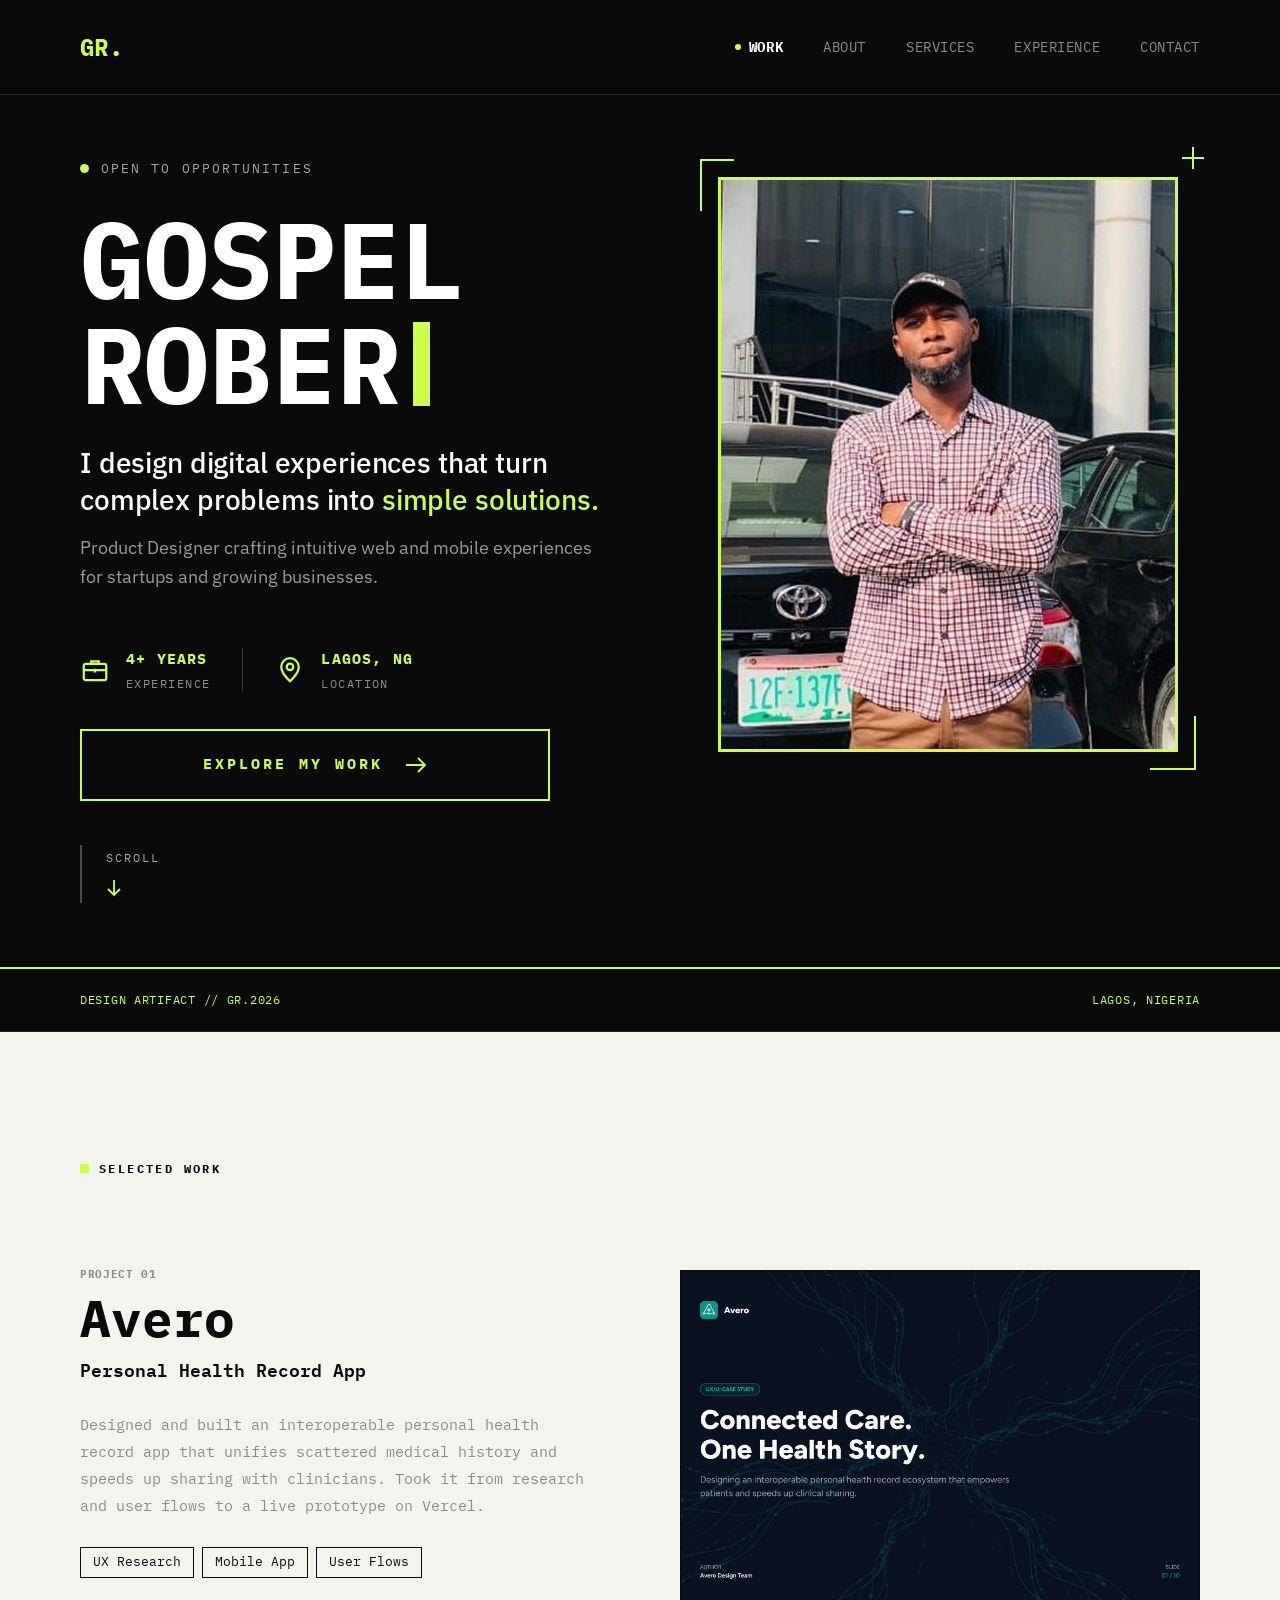
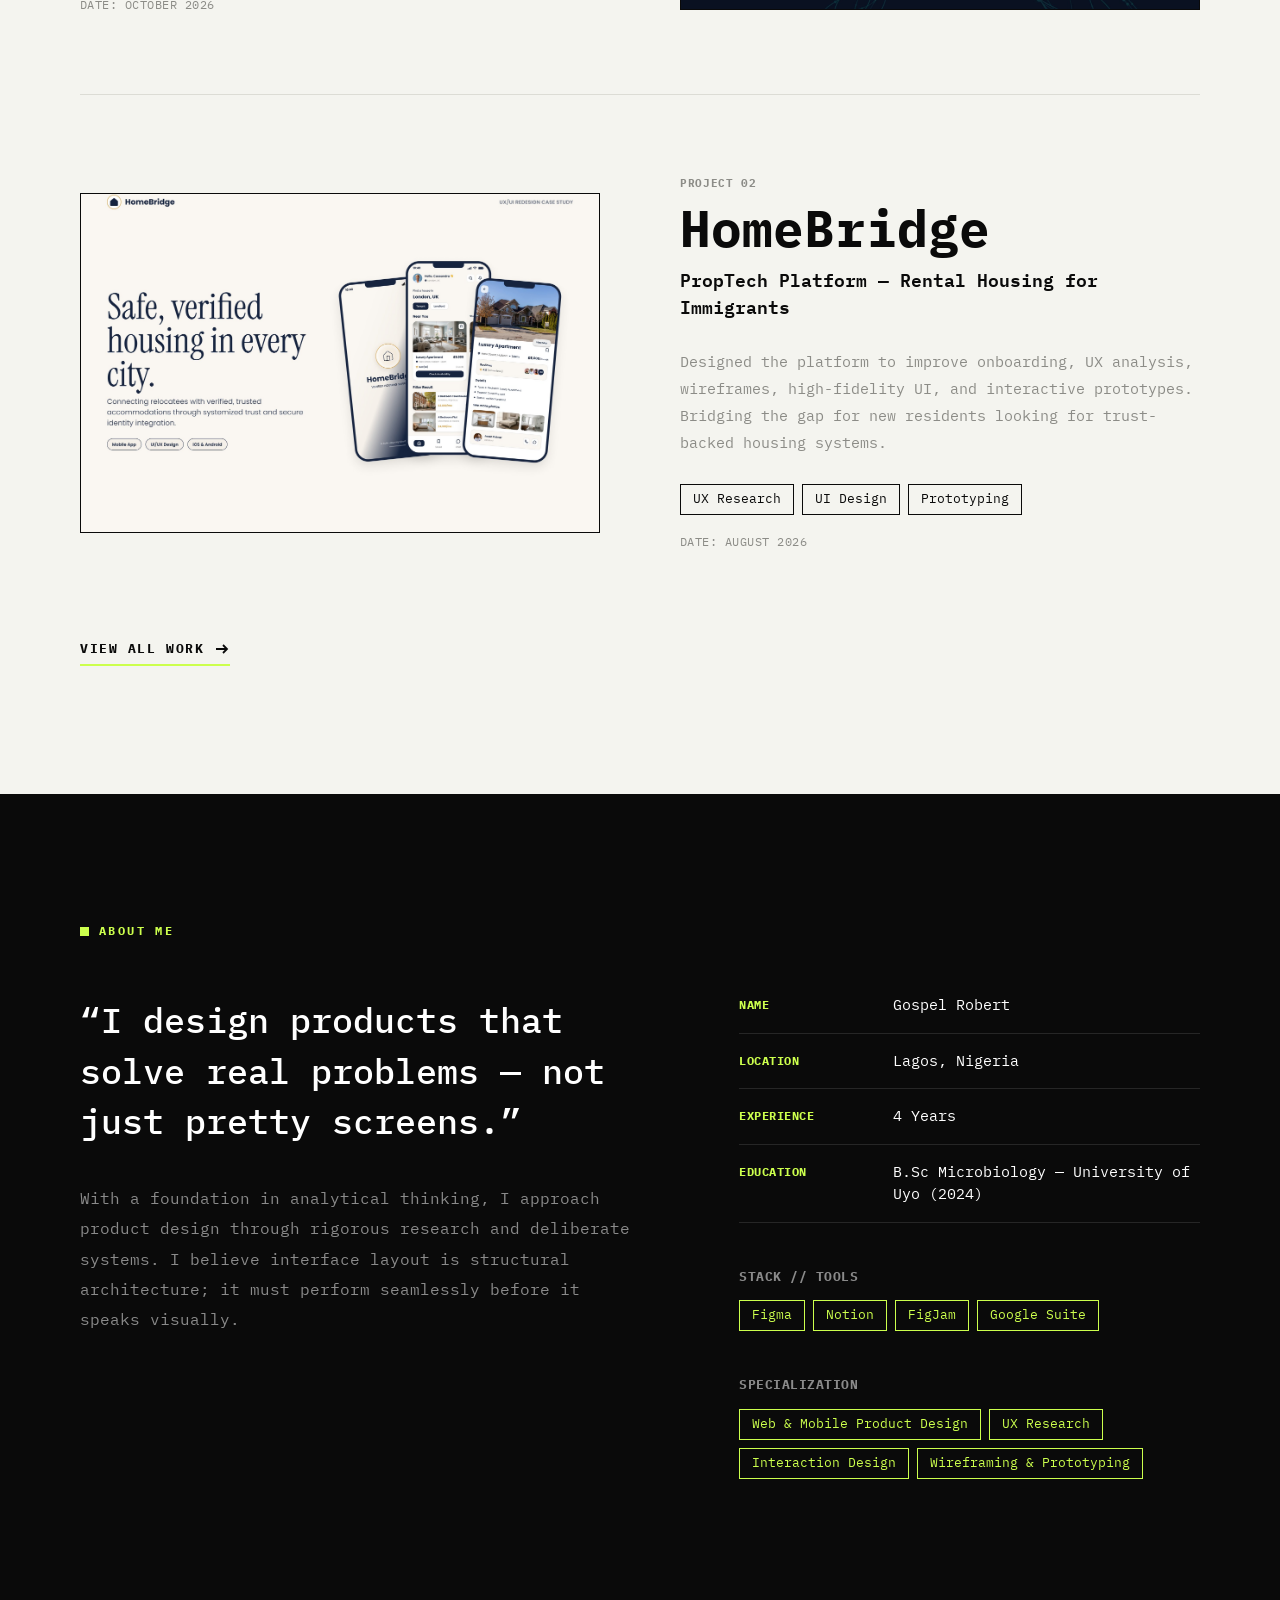
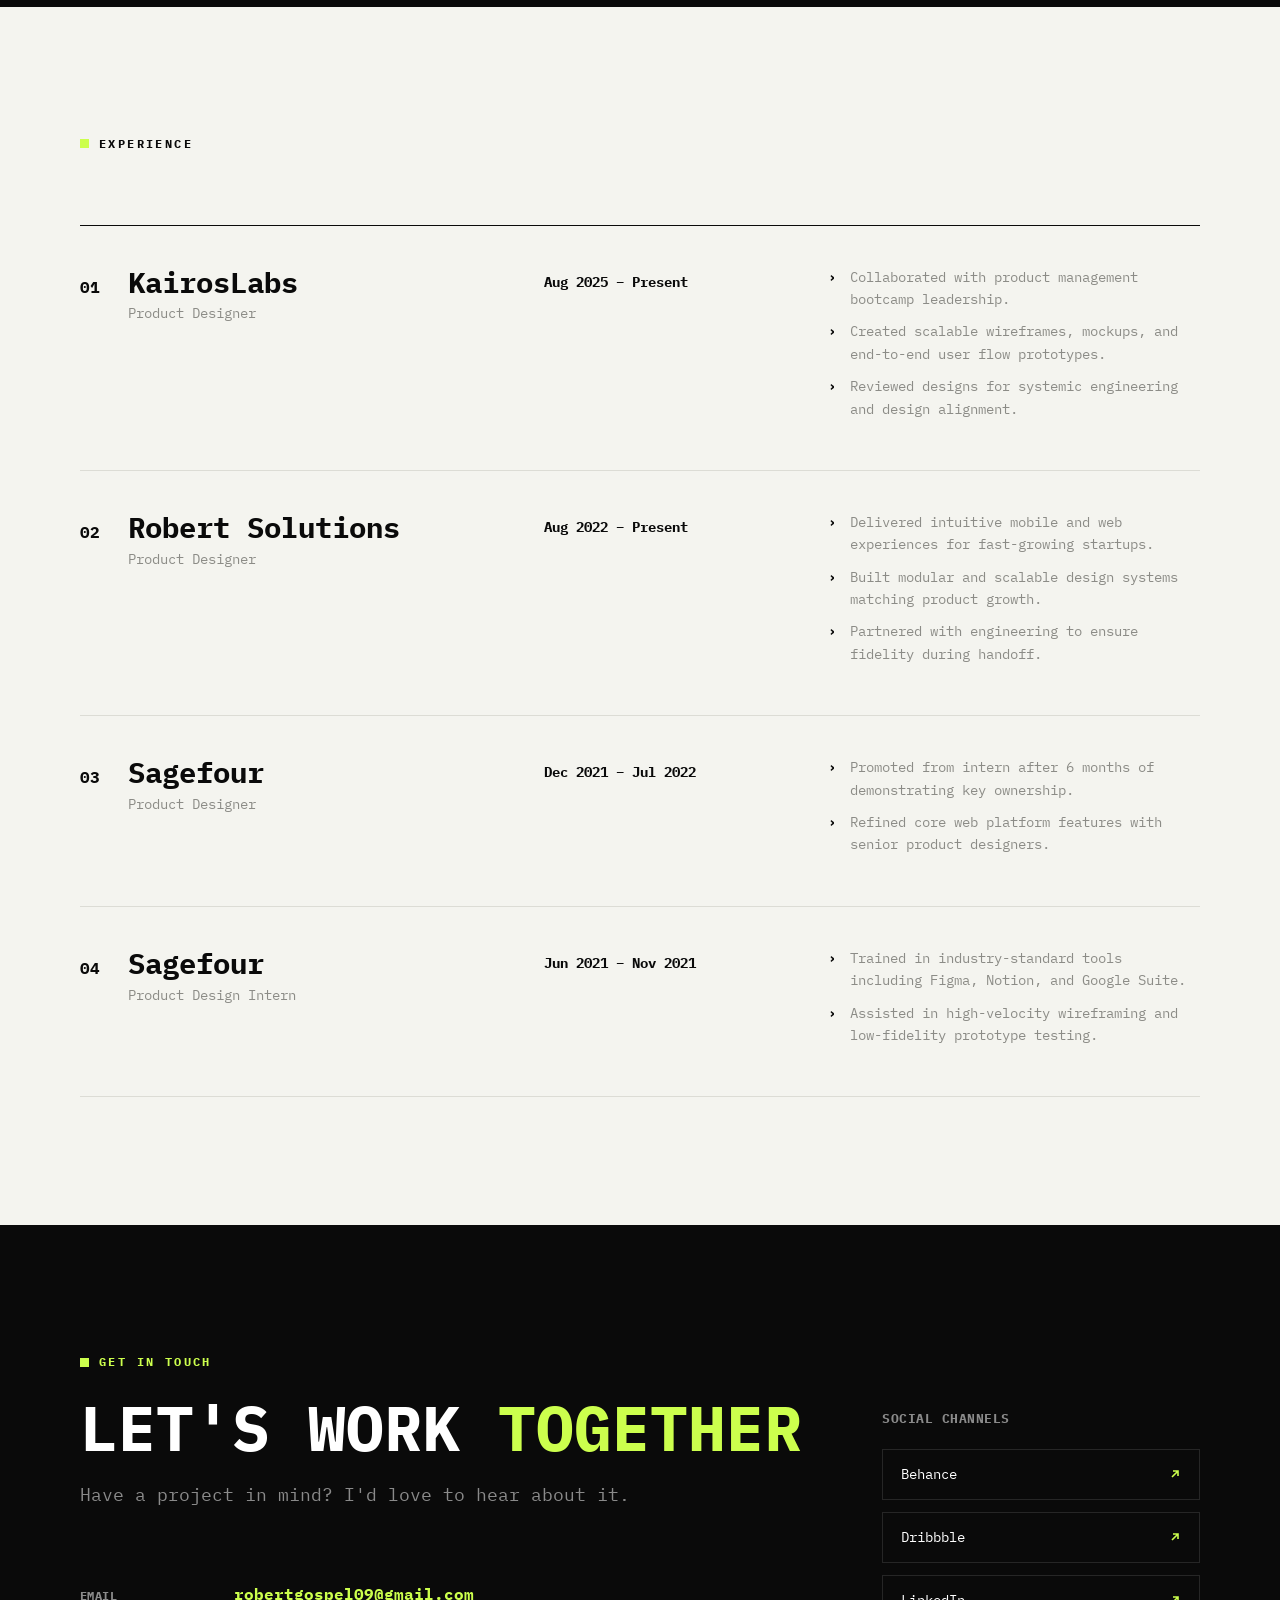
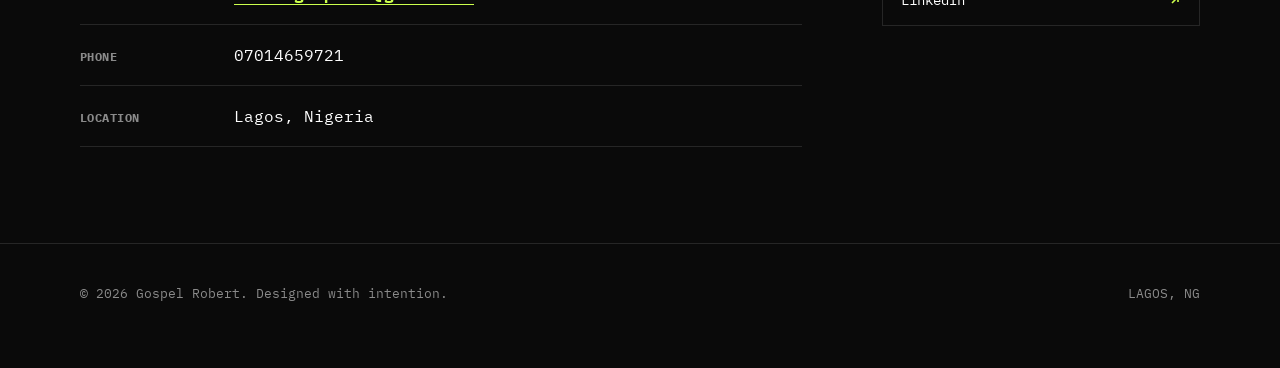
<file: index.html>
<!doctype html>
<html lang="en">
<head>
<meta charset="utf-8">
<meta name="viewport" content="width=device-width,initial-scale=1">
<title>Gospel Robert — Product Designer</title>
<meta name="description" content="Product designer in Lagos crafting user-centered digital experiences for startups and agencies.">
<meta property="og:title" content="Gospel Robert — Product Designer">
<meta property="og:description" content="Product designer in Lagos crafting user-centered digital experiences for startups and agencies.">
<meta property="og:image" content="/assets/gospel.jpg">
<meta name="theme-color" content="#0A0A0A">
<link rel="icon" href="/assets/favicon.svg" type="image/svg+xml">
<link rel="preconnect" href="https://fonts.googleapis.com">
<link rel="preconnect" href="https://fonts.gstatic.com" crossorigin>
<link href="https://fonts.googleapis.com/css2?family=IBM+Plex+Mono:ital,wght@0,300;0,400;0,500;0,600;0,700;1,400&family=IBM+Plex+Sans:wght@400;500;600&display=swap" rel="stylesheet">
<link rel="stylesheet" href="/assets/style.css">
<script>document.documentElement.classList.add("js")</script>
</head>
<body class="dark">
<header class="nav is-dark">
  <div class="wrap">
    <a href="/" class="logo" aria-label="Gospel Robert home">GR.</a>
    <button class="burger" aria-label="Menu" aria-expanded="false"><span></span><span></span><span></span></button>
    <nav class="nav-links"><a href="#work" data-spy="work">Work</a><a href="#about" data-spy="about">About</a><a href="/services/">Services</a><a href="#experience" data-spy="experience">Experience</a><a href="#contact" data-spy="contact">Contact</a></nav>
  </div>
</header>
<main>
<section class="hero hero2 dark-sec">
  <div class="wrap">
    <div class="h2-copy">
      <p class="h2-tag"><span class="h2-dot" aria-hidden="true"></span>OPEN TO OPPORTUNITIES</p>
      <h1 class="hero-name" aria-label="Gospel Robert"><span class="tw" aria-hidden="true" data-text="GOSPEL
ROBERT"><span class="tw-typed">GOSPEL
ROBERT</span><span class="cursor"></span><span class="tw-rest"></span></span></h1>
      <p class="h2-lead">I design digital experiences that turn complex problems into <span class="l">simple solutions.</span></p>
      <p class="h2-sub">Product Designer crafting intuitive web and mobile experiences for startups and growing businesses.</p>
    </div>
    <div class="h2-photo">
      <span class="h2-corner tl" aria-hidden="true"></span><span class="h2-corner br" aria-hidden="true"></span>
      <svg class="h2-plus" width="22" height="22" viewBox="0 0 22 22" aria-hidden="true"><path d="M11 0v22M0 11h22" stroke="currentColor" stroke-width="2"/></svg>
      <div class="h2-frame"><img src="/assets/gospel-portrait.jpg" alt="Gospel Robert standing with arms crossed" fetchpriority="high"></div>
    </div>
    <div class="h2-bottom">
      <div class="h2-stats">
        <div class="h2-stat">
          <svg width="30" height="30" viewBox="0 0 24 24" fill="none" aria-hidden="true"><rect x="3" y="7" width="18" height="13" rx="1.5" stroke="currentColor" stroke-width="1.8"/><path d="M9 7V5h6v2M3 12h18M12 11v3" stroke="currentColor" stroke-width="1.8"/></svg>
          <div><p class="h2-sv">4+ YEARS</p><p class="h2-sk">EXPERIENCE</p></div>
        </div>
        <span class="h2-div" aria-hidden="true"></span>
        <div class="h2-stat">
          <svg width="30" height="30" viewBox="0 0 24 24" fill="none" aria-hidden="true"><path d="M12 21s-7-6.2-7-11.5A7 7 0 0 1 19 9.5C19 14.8 12 21 12 21z" stroke="currentColor" stroke-width="1.8"/><circle cx="12" cy="9.5" r="2.6" stroke="currentColor" stroke-width="1.8"/></svg>
          <div><p class="h2-sv">LAGOS, NG</p><p class="h2-sk">LOCATION</p></div>
        </div>
      </div>
      <a href="/work/" class="h2-btn">EXPLORE MY WORK <svg width="22" height="16" viewBox="0 0 22 16" fill="none" aria-hidden="true"><path d="M1 8h19M13 1l7 7-7 7" stroke="currentColor" stroke-width="1.8"/></svg></a>
      <a href="#work" class="h2-scroll"><span>SCROLL</span><svg width="16" height="18" viewBox="0 0 16 18" fill="none" aria-hidden="true"><path d="M8 1v15M2 10l6 6 6-6" stroke="currentColor" stroke-width="1.8"/></svg></a>
    </div>
  </div>
</section>
<div class="strip d-only"><div class="wrap"><span>DESIGN ARTIFACT // GR.2026</span><span>LAGOS, NIGERIA</span></div></div>


<section id="work" class="sec light-sec">
  <div class="wrap">
    <p class="label">Selected Work</p>
    <div class="m-only m-cards" style="margin-top:32px"><article class="m-card">
      <a href="/work/avero/" class="m-shot" aria-label="View Avero case study"><img src="/assets/avero/phase-1.jpg" alt="Avero project preview" loading="lazy"></a>
      <div class="m-card-head"><h2><a href="/work/avero/">Avero</a></h2><span class="m-badge">HEALTHTECH</span></div>
      <p class="m-card-desc">Designed and built a personal health record app that unifies medical history and speeds up clinical sharing. Live on Vercel.</p>
      <p class="m-card-date">DATE: OCT 2026</p>
    </article><article class="m-card">
      <a href="/work/homebridge/" class="m-shot" aria-label="View HomeBridge case study"><img src="/assets/homebridge/phase-1.jpg" alt="HomeBridge project preview" loading="lazy"></a>
      <div class="m-card-head"><h2><a href="/work/homebridge/">HomeBridge</a></h2><span class="m-badge">PROPTECH</span></div>
      <p class="m-card-desc">Designed the platform to improve onboarding, UX analysis, wireframes, high-fidelity UI, and interactive prototypes. Bridging the gap for immigrants.</p>
      <p class="m-card-date">DATE: AUG 2026</p>
    </article></div>
    <div class="d-only" style="margin-top:88px">
      <article class="proj">
        <div class="proj-copy reveal">
          <p class="proj-num">PROJECT 01</p>
          <h2 class="proj-title"><a href="/work/avero/">Avero</a></h2>
          <p class="proj-sub">Personal Health Record App</p>
          <p class="proj-desc">Designed and built an interoperable personal health record app that unifies scattered medical history and speeds up sharing with clinicians. Took it from research and user flows to a live prototype on Vercel.</p>
          <div class="tags"><span class="tag">UX Research</span><span class="tag">Mobile App</span><span class="tag">User Flows</span></div>
          <p class="proj-date">DATE: OCTOBER 2026</p>
        </div>
        <a href="/work/avero/" class="shot reveal" aria-label="View Avero case study"><img src="/assets/avero/phase-1.jpg" alt="Avero project preview" loading="lazy"></a>
      </article>
      <article class="proj flip">
        <div class="proj-copy reveal">
          <p class="proj-num">PROJECT 02</p>
          <h2 class="proj-title"><a href="/work/homebridge/">HomeBridge</a></h2>
          <p class="proj-sub">PropTech Platform — Rental Housing for Immigrants</p>
          <p class="proj-desc">Designed the platform to improve onboarding, UX analysis, wireframes, high-fidelity UI, and interactive prototypes. Bridging the gap for new residents looking for trust-backed housing systems.</p>
          <div class="tags"><span class="tag">UX Research</span><span class="tag">UI Design</span><span class="tag">Prototyping</span></div>
          <p class="proj-date">DATE: AUGUST 2026</p>
        </div>
        <a href="/work/homebridge/" class="shot reveal" aria-label="View HomeBridge case study"><img src="/assets/homebridge/phase-1.jpg" alt="HomeBridge project preview" loading="lazy"></a>
      </article>
    </div>
    <a href="/work/" class="view-all">VIEW ALL WORK <svg width="16" height="16" viewBox="0 0 16 16" fill="none" aria-hidden="true"><path d="M2 8h11M9 4l4 4-4 4" stroke="currentColor" stroke-width="1.8"/></svg></a>
  </div>
</section>

<section id="about" class="sec about dark-sec">
  <div class="wrap">
    <div class="reveal">
      <p class="label">About Me</p>
      <p class="quote">“I design products that solve real problems — not just pretty screens.”</p>
      <p class="about-p">With a foundation in analytical thinking, I approach product design through rigorous research and deliberate systems. I believe interface layout is structural architecture; it must perform seamlessly before it speaks visually.</p>
    </div>
    <div class="reveal">
      <dl class="info"><div class="info-row"><dt>NAME</dt><dd>Gospel Robert</dd></div><div class="info-row"><dt>LOCATION</dt><dd>Lagos, Nigeria</dd></div><div class="info-row"><dt>EXPERIENCE</dt><dd>4 Years</dd></div><div class="info-row"><dt>EDUCATION</dt><dd>B.Sc Microbiology — University of Uyo (2024)</dd></div></dl>
      <p class="side-k">STACK // TOOLS</p>
      <div class="tags"><span class="tag lime">Figma</span><span class="tag lime">Notion</span><span class="tag lime">FigJam</span><span class="tag lime">Google Suite</span></div>
      <p class="side-k">SPECIALIZATION</p>
      <div class="tags"><span class="tag lime">Web &amp; Mobile Product Design</span><span class="tag lime">UX Research</span><span class="tag lime">Interaction Design</span><span class="tag lime">Wireframing &amp; Prototyping</span></div>
    </div>
  </div>
</section>

<section id="experience" class="sec light-sec">
  <div class="wrap">
    <p class="label">Experience</p>
    <div class="d-only"><div class="xp"><div class="xp-row reveal">
      <div class="xp-co"><span class="xp-n">01</span><h3 class="xp-name">KairosLabs</h3><p class="xp-role">Product Designer</p></div>
      <p class="xp-date">Aug 2025 – Present</p>
      <ul class="xp-list"><li>Collaborated with product management bootcamp leadership.</li><li>Created scalable wireframes, mockups, and end-to-end user flow prototypes.</li><li>Reviewed designs for systemic engineering and design alignment.</li></ul>
    </div><div class="xp-row reveal">
      <div class="xp-co"><span class="xp-n">02</span><h3 class="xp-name">Robert Solutions</h3><p class="xp-role">Product Designer</p></div>
      <p class="xp-date">Aug 2022 – Present</p>
      <ul class="xp-list"><li>Delivered intuitive mobile and web experiences for fast-growing startups.</li><li>Built modular and scalable design systems matching product growth.</li><li>Partnered with engineering to ensure fidelity during handoff.</li></ul>
    </div><div class="xp-row reveal">
      <div class="xp-co"><span class="xp-n">03</span><h3 class="xp-name">Sagefour</h3><p class="xp-role">Product Designer</p></div>
      <p class="xp-date">Dec 2021 – Jul 2022</p>
      <ul class="xp-list"><li>Promoted from intern after 6 months of demonstrating key ownership.</li><li>Refined core web platform features with senior product designers.</li></ul>
    </div><div class="xp-row reveal">
      <div class="xp-co"><span class="xp-n">04</span><h3 class="xp-name">Sagefour</h3><p class="xp-role">Product Design Intern</p></div>
      <p class="xp-date">Jun 2021 – Nov 2021</p>
      <ul class="xp-list"><li>Trained in industry-standard tools including Figma, Notion, and Google Suite.</li><li>Assisted in high-velocity wireframing and low-fidelity prototype testing.</li></ul>
    </div></div></div>
    <div class="m-only" style="margin-top:32px"><div class="m-xp"><div class="m-xp-card"><div class="m-xp-top"><span class="m-xp-n">01</span><div><h3>KairosLabs</h3><p class="m-xp-role">Product Designer</p></div></div><p class="m-xp-date">Aug 2025 – Present</p><p class="m-xp-sum">Collaborated with bootcamp cohort, created wireframes and prototypes.</p></div><div class="m-xp-card"><div class="m-xp-top"><span class="m-xp-n">02</span><div><h3>Robert Solutions</h3><p class="m-xp-role">Product Designer</p></div></div><p class="m-xp-date">Aug 2022 – Present</p><p class="m-xp-sum">Designed mobile/web experiences for startups, built design systems.</p></div><div class="m-xp-card"><div class="m-xp-top"><span class="m-xp-n">03</span><div><h3>Sagefour</h3><p class="m-xp-role">Product Designer</p></div></div><p class="m-xp-date">Dec 2021 – Jul 2022</p><p class="m-xp-sum">Promoted from intern, refined features with senior designers.</p></div><div class="m-xp-card"><div class="m-xp-top"><span class="m-xp-n">04</span><div><h3>Sagefour</h3><p class="m-xp-role">Design Intern</p></div></div><p class="m-xp-date">Jun 2021 – Nov 2021</p><p class="m-xp-sum">Trained in Figma, assisted wireframing.</p></div></div></div>
  </div>
</section>

<section id="contact" class="sec contact dark-sec" style="padding-bottom:96px">
  <div class="wrap">
    <div class="reveal">
      <p class="label">Get in Touch</p>
      <h2 class="big-cta home-cta">LET'S WORK <span class="l">TOGETHER</span></h2>
      <p class="cta-sub">Have a project in mind? I'd love to hear about it.</p>
      <dl class="c-rows">
        <div class="c-row"><dt>EMAIL</dt><dd><a href="mailto:robertgospel09@gmail.com">robertgospel09@gmail.com</a></dd></div>
        <div class="c-row"><dt>PHONE</dt><dd><a href="tel:+2347014659721" style="color:inherit;font-weight:400;text-decoration:none">07014659721</a></dd></div>
        <div class="c-row"><dt>LOCATION</dt><dd>Lagos, Nigeria</dd></div>
      </dl>
    </div>
    <div class="socials-col reveal">
      <p class="side-k" style="margin-top:0;margin-bottom:20px">SOCIAL CHANNELS</p>
      <div class="social-list"><a href="https://www.behance.net/gospelrobert" target="_blank" rel="noopener">Behance <svg width="12" height="12" viewBox="0 0 12 12" fill="none" aria-hidden="true"><path d="M3 9L9 3M4 3h5v5" stroke="currentColor" stroke-width="1.6"/></svg></a><a href="https://dribbble.com/gospelrobert09" target="_blank" rel="noopener">Dribbble <svg width="12" height="12" viewBox="0 0 12 12" fill="none" aria-hidden="true"><path d="M3 9L9 3M4 3h5v5" stroke="currentColor" stroke-width="1.6"/></svg></a><a href="https://www.linkedin.com/in/robert-gospel-a13b09310/" target="_blank" rel="noopener">LinkedIn <svg width="12" height="12" viewBox="0 0 12 12" fill="none" aria-hidden="true"><path d="M3 9L9 3M4 3h5v5" stroke="currentColor" stroke-width="1.6"/></svg></a></div>
    </div>
  </div>
</section>
</main>
<footer class="footer dark-sec"><div class="wrap"><span>© 2026 Gospel Robert. Designed with intention.</span><span>LAGOS, NG</span></div></footer>
<script src="/assets/main.js" defer></script>
</body>
</html>
</file>
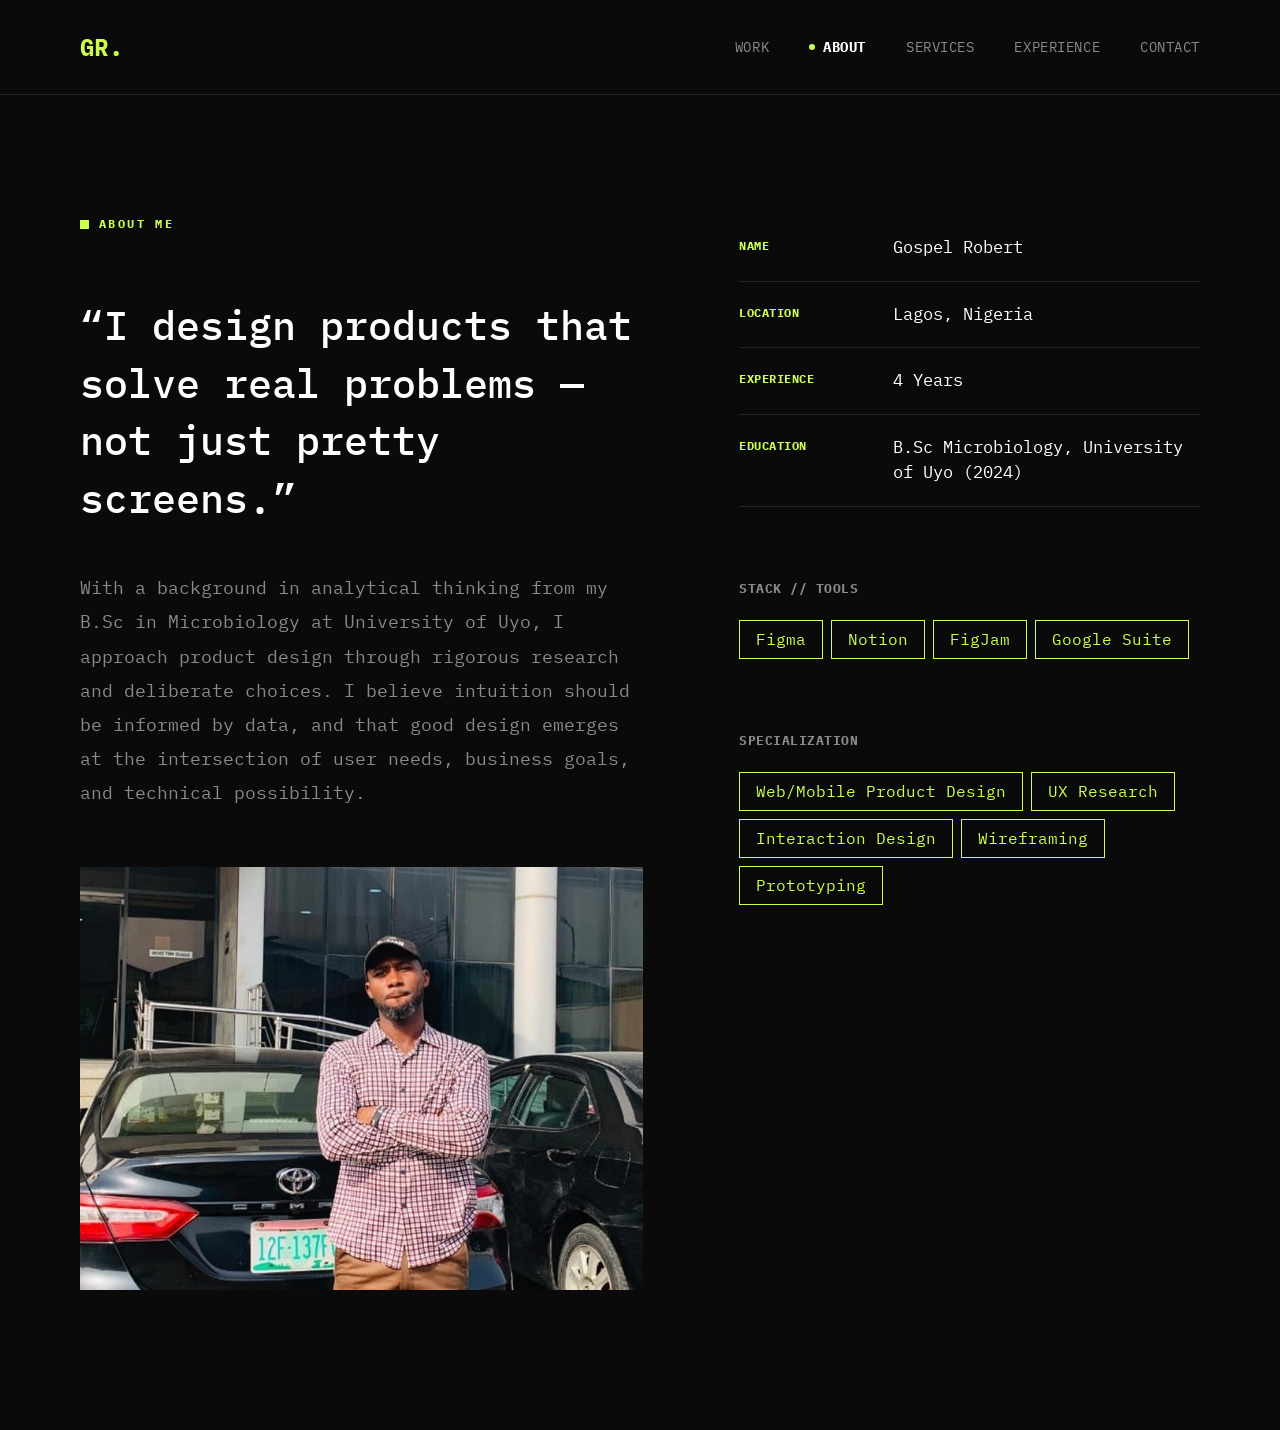
<file: about/index.html>
<!doctype html>
<html lang="en">
<head>
<meta charset="utf-8">
<meta name="viewport" content="width=device-width,initial-scale=1">
<title>About — Gospel Robert</title>
<meta name="description" content="Product designer with a B.Sc in Microbiology, designing products that solve real problems.">
<meta property="og:title" content="About — Gospel Robert">
<meta property="og:description" content="Product designer with a B.Sc in Microbiology, designing products that solve real problems.">
<meta property="og:image" content="/assets/gospel.jpg">
<meta name="theme-color" content="#0A0A0A">
<link rel="icon" href="/assets/favicon.svg" type="image/svg+xml">
<link rel="preconnect" href="https://fonts.googleapis.com">
<link rel="preconnect" href="https://fonts.gstatic.com" crossorigin>
<link href="https://fonts.googleapis.com/css2?family=IBM+Plex+Mono:ital,wght@0,300;0,400;0,500;0,600;0,700;1,400&family=IBM+Plex+Sans:wght@400;500;600&display=swap" rel="stylesheet">
<link rel="stylesheet" href="/assets/style.css">
<script>document.documentElement.classList.add("js")</script>
</head>
<body class="dark">
<header class="nav is-dark">
  <div class="wrap">
    <a href="/" class="logo" aria-label="Gospel Robert home">GR.</a>
    <button class="burger" aria-label="Menu" aria-expanded="false"><span></span><span></span><span></span></button>
    <nav class="nav-links"><a href="/work/">Work</a><a href="/about/" class="active">About</a><a href="/services/">Services</a><a href="/experience/">Experience</a><a href="/contact/">Contact</a></nav>
  </div>
</header>
<main class="dark-sec m-only"><div class="wrap m-page">
  <h1 class="m-h1">ABOUT ME</h1><div class="m-bar"></div>
  <p class="m-quote">"I design products that solve real problems."</p>
  <p class="m-p">With a background in analytical thinking from my B.Sc in Microbiology at University of Uyo, I approach product design through rigorous research and deliberate choices. I believe intuition should be informed by data, and that good design emerges at the intersection of user needs, business goals, and technical possibility.</p>
  <dl class="m-info"><div><dt>NAME</dt><dd>Gospel Robert</dd></div><div><dt>LOCATION</dt><dd>Lagos, Nigeria</dd></div><div><dt>EXPERIENCE</dt><dd>4 Years</dd></div><div><dt>EDUCATION</dt><dd>B.Sc Microbiology, University of Uyo</dd></div></dl>
  <p class="m-k">TOOLS &amp; TECHNOLOGIES</p>
  <div class="tags"><span class="tag lime">Figma</span><span class="tag lime">Notion</span><span class="tag lime">FigJam</span><span class="tag lime">Google Suite</span></div>
</div></main>
<main class="about about-page dark-sec d-only"><div class="wrap">
  <div class="reveal">
    <p class="label">About Me</p>
    <h1 class="quote">“I design products that solve real problems — not just pretty screens.”</h1>
    <p class="about-p">With a background in analytical thinking from my B.Sc in Microbiology at University of Uyo, I approach product design through rigorous research and deliberate choices. I believe intuition should be informed by data, and that good design emerges at the intersection of user needs, business goals, and technical possibility.</p>
    <div class="about-photo"><img src="/assets/gospel.jpg" alt="Gospel Robert standing with arms crossed"></div>
  </div>
  <div class="reveal">
    <dl class="info"><div class="info-row"><dt>NAME</dt><dd>Gospel Robert</dd></div><div class="info-row"><dt>LOCATION</dt><dd>Lagos, Nigeria</dd></div><div class="info-row"><dt>EXPERIENCE</dt><dd>4 Years</dd></div><div class="info-row"><dt>EDUCATION</dt><dd>B.Sc Microbiology, University of Uyo (2024)</dd></div></dl>
    <p class="side-k" style="margin-top:72px;margin-bottom:22px">STACK // TOOLS</p>
    <div class="tags"><span class="tag lime">Figma</span><span class="tag lime">Notion</span><span class="tag lime">FigJam</span><span class="tag lime">Google Suite</span></div>
    <p class="side-k" style="margin-top:72px;margin-bottom:22px">SPECIALIZATION</p>
    <div class="tags"><span class="tag lime">Web/Mobile Product Design</span><span class="tag lime">UX Research</span><span class="tag lime">Interaction Design</span><span class="tag lime">Wireframing</span><span class="tag lime">Prototyping</span></div>
  </div>
</div></main>
<nav class="tabbar m-only" aria-label="Sections"><a href="/work/">Work</a><a href="/about/" class="active">About</a><a href="/experience/">Experience</a><a href="/contact/">Contact</a></nav>
<script src="/assets/main.js" defer></script>
</body>
</html>
</file>
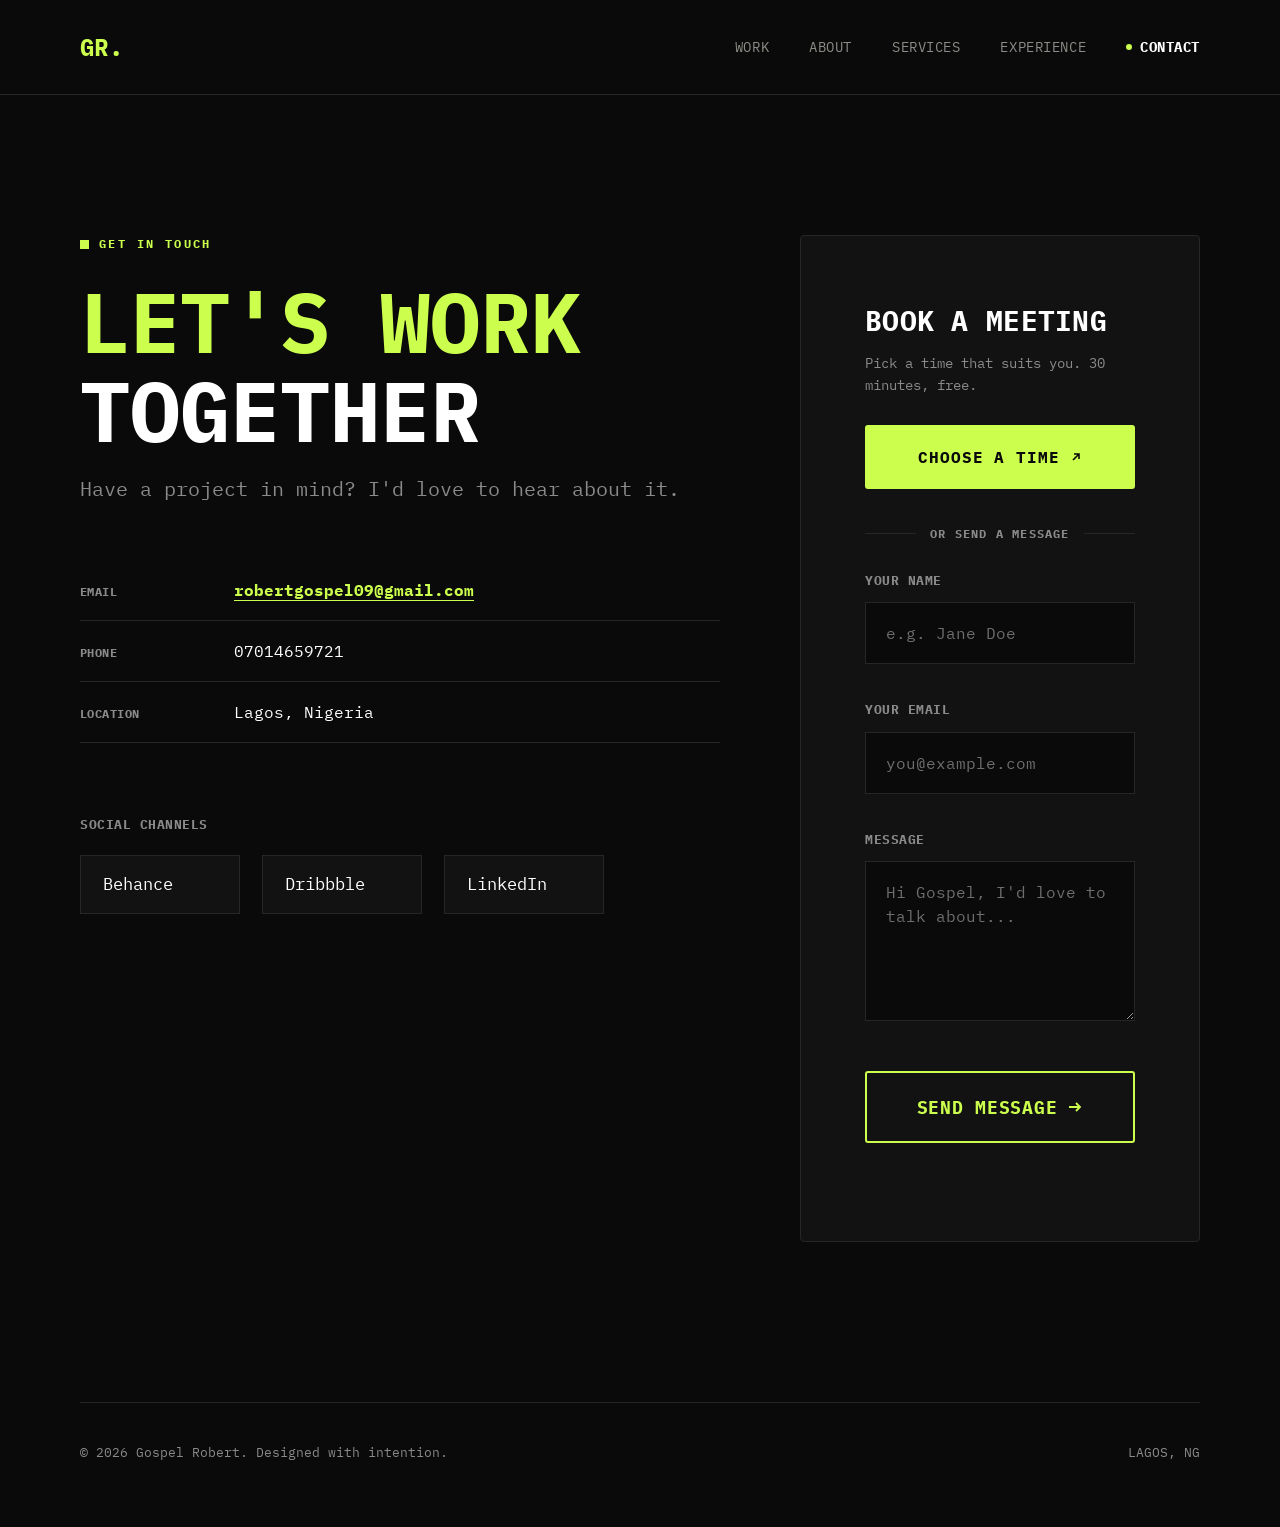
<file: contact/index.html>
<!doctype html>
<html lang="en">
<head>
<meta charset="utf-8">
<meta name="viewport" content="width=device-width,initial-scale=1">
<title>Contact — Gospel Robert</title>
<meta name="description" content="Have a project in mind? Get in touch with Gospel Robert.">
<meta property="og:title" content="Contact — Gospel Robert">
<meta property="og:description" content="Have a project in mind? Get in touch with Gospel Robert.">
<meta property="og:image" content="/assets/gospel.jpg">
<meta name="theme-color" content="#0A0A0A">
<link rel="icon" href="/assets/favicon.svg" type="image/svg+xml">
<link rel="preconnect" href="https://fonts.googleapis.com">
<link rel="preconnect" href="https://fonts.gstatic.com" crossorigin>
<link href="https://fonts.googleapis.com/css2?family=IBM+Plex+Mono:ital,wght@0,300;0,400;0,500;0,600;0,700;1,400&family=IBM+Plex+Sans:wght@400;500;600&display=swap" rel="stylesheet">
<link rel="stylesheet" href="/assets/style.css">
<script>document.documentElement.classList.add("js")</script>
</head>
<body class="dark">
<header class="nav is-dark has-mright">
  <div class="wrap">
    <a href="/" class="logo" aria-label="Gospel Robert home">GR.</a><a href="#m-contact" class="m-right m-only">GET IN TOUCH</a>
    <button class="burger" aria-label="Menu" aria-expanded="false"><span></span><span></span><span></span></button>
    <nav class="nav-links"><a href="/work/">Work</a><a href="/about/">About</a><a href="/services/">Services</a><a href="/experience/">Experience</a><a href="/contact/" class="active">Contact</a></nav>
  </div>
</header>
<main class="dark-sec m-only" id="m-contact"><div class="wrap m-page">
  <h1 class="m-cta">LET'S WORK<br><span class="l">TOGETHER</span></h1>
  <p class="m-cta-sub">Have a project? Let's make something great.</p>
  <dl class="c-rows m-rows">
        <div class="c-row"><dt>EMAIL</dt><dd><a href="mailto:robertgospel09@gmail.com">robertgospel09@gmail.com</a></dd></div>
        <div class="c-row"><dt>PHONE</dt><dd><a href="tel:+2347014659721" style="color:inherit;font-weight:400;text-decoration:none">07014659721</a></dd></div>
        <div class="c-row"><dt>LOCATION</dt><dd>Lagos, Nigeria</dd></div>
      </dl>
  <p class="m-k" style="margin-top:56px">SOCIAL CHANNELS</p>
  <div class="social-list"><a href="https://www.behance.net/gospelrobert" target="_blank" rel="noopener">Behance <svg width="12" height="12" viewBox="0 0 12 12" fill="none" aria-hidden="true"><path d="M3 9L9 3M4 3h5v5" stroke="currentColor" stroke-width="1.6"/></svg></a><a href="https://dribbble.com/gospelrobert09" target="_blank" rel="noopener">Dribbble <svg width="12" height="12" viewBox="0 0 12 12" fill="none" aria-hidden="true"><path d="M3 9L9 3M4 3h5v5" stroke="currentColor" stroke-width="1.6"/></svg></a><a href="https://www.linkedin.com/in/robert-gospel-a13b09310/" target="_blank" rel="noopener">LinkedIn <svg width="12" height="12" viewBox="0 0 12 12" fill="none" aria-hidden="true"><path d="M3 9L9 3M4 3h5v5" stroke="currentColor" stroke-width="1.6"/></svg></a></div>
  <p class="m-k" style="margin-top:48px">BOOK A MEETING</p>
  <p class="bk-sub m-bk-sub">Pick a time that suits you. 30 minutes, free.</p>
  <form class="form-card contact-form" id="contact-form-m" action="https://formsubmit.co/ajax/robertgospel09@gmail.com" method="POST" novalidate>
      
      <a class="bk-btn" href="https://calendly.com/robertgospel09/30min" target="_blank" rel="noopener">CHOOSE A TIME <svg width="12" height="12" viewBox="0 0 12 12" fill="none" aria-hidden="true"><path d="M3 9L9 3M4 3h5v5" stroke="currentColor" stroke-width="1.6"/></svg></a>
      <p class="bk-or"><span>OR SEND A MESSAGE</span></p>
      <div class="field"><label for="f-name-m">YOUR NAME</label><input id="f-name-m" name="name" placeholder="e.g. Jane Doe" autocomplete="name" required></div>
      <div class="field"><label for="f-email-m">YOUR EMAIL</label><input id="f-email-m" name="email" type="email" placeholder="you@example.com" autocomplete="email" required></div>
      <div class="field"><label for="f-msg-m">MESSAGE</label><textarea id="f-msg-m" name="message" placeholder="Hi Gospel, I'd love to talk about..." required></textarea></div>
      <input type="text" name="_honey" class="hp" tabindex="-1" autocomplete="off" aria-hidden="true">
      <button class="btn-lime" type="submit">SEND MESSAGE <svg width="16" height="16" viewBox="0 0 16 16" fill="none" aria-hidden="true"><path d="M2 8h11M9 4l4 4-4 4" stroke="currentColor" stroke-width="1.8"/></svg></button>
      <p class="form-note" aria-live="polite"></p>
    </form>
</div></main>
<main class="contact contact-page dark-sec d-only"><div class="wrap">
  <div class="reveal">
    <p class="label">Get in Touch</p>
    <h1 class="big-cta"><span class="l">LET'S WORK</span><br>TOGETHER</h1>
    <p class="cta-sub" style="font-size:20px">Have a project in mind? I'd love to hear about it.</p>
    <dl class="c-rows">
        <div class="c-row"><dt>EMAIL</dt><dd><a href="mailto:robertgospel09@gmail.com">robertgospel09@gmail.com</a></dd></div>
        <div class="c-row"><dt>PHONE</dt><dd><a href="tel:+2347014659721" style="color:inherit;font-weight:400;text-decoration:none">07014659721</a></dd></div>
        <div class="c-row"><dt>LOCATION</dt><dd>Lagos, Nigeria</dd></div>
      </dl>
    <p class="side-k" style="margin-top:72px">SOCIAL CHANNELS</p>
    <div class="social-row"><a href="https://www.behance.net/gospelrobert" target="_blank" rel="noopener">Behance</a><a href="https://dribbble.com/gospelrobert09" target="_blank" rel="noopener">Dribbble</a><a href="https://www.linkedin.com/in/robert-gospel-a13b09310/" target="_blank" rel="noopener">LinkedIn</a></div>
  </div>
  <div class="reveal">
    <form class="form-card contact-form" id="contact-form" action="https://formsubmit.co/ajax/robertgospel09@gmail.com" method="POST" novalidate>
      <h2>BOOK A MEETING</h2><p class="bk-sub">Pick a time that suits you. 30 minutes, free.</p>
      <a class="bk-btn" href="https://calendly.com/robertgospel09/30min" target="_blank" rel="noopener">CHOOSE A TIME <svg width="12" height="12" viewBox="0 0 12 12" fill="none" aria-hidden="true"><path d="M3 9L9 3M4 3h5v5" stroke="currentColor" stroke-width="1.6"/></svg></a>
      <p class="bk-or"><span>OR SEND A MESSAGE</span></p>
      <div class="field"><label for="f-name">YOUR NAME</label><input id="f-name" name="name" placeholder="e.g. Jane Doe" autocomplete="name" required></div>
      <div class="field"><label for="f-email">YOUR EMAIL</label><input id="f-email" name="email" type="email" placeholder="you@example.com" autocomplete="email" required></div>
      <div class="field"><label for="f-msg">MESSAGE</label><textarea id="f-msg" name="message" placeholder="Hi Gospel, I'd love to talk about..." required></textarea></div>
      <input type="text" name="_honey" class="hp" tabindex="-1" autocomplete="off" aria-hidden="true">
      <button class="btn-lime" type="submit">SEND MESSAGE <svg width="16" height="16" viewBox="0 0 16 16" fill="none" aria-hidden="true"><path d="M2 8h11M9 4l4 4-4 4" stroke="currentColor" stroke-width="1.8"/></svg></button>
      <p class="form-note" aria-live="polite"></p>
    </form>
  </div>
</div>
<div class="footer" style="margin-top:120px"><div class="wrap"><div><span>© 2026 Gospel Robert. Designed with intention.</span><span>LAGOS, NG</span></div></div></div>
</main>
<nav class="tabbar m-only" aria-label="Sections"><a href="/work/">Work</a><a href="/about/">About</a><a href="/experience/">Experience</a><a href="/contact/" class="active">Contact</a></nav>
<script src="/assets/main.js" defer></script>
</body>
</html>
</file>
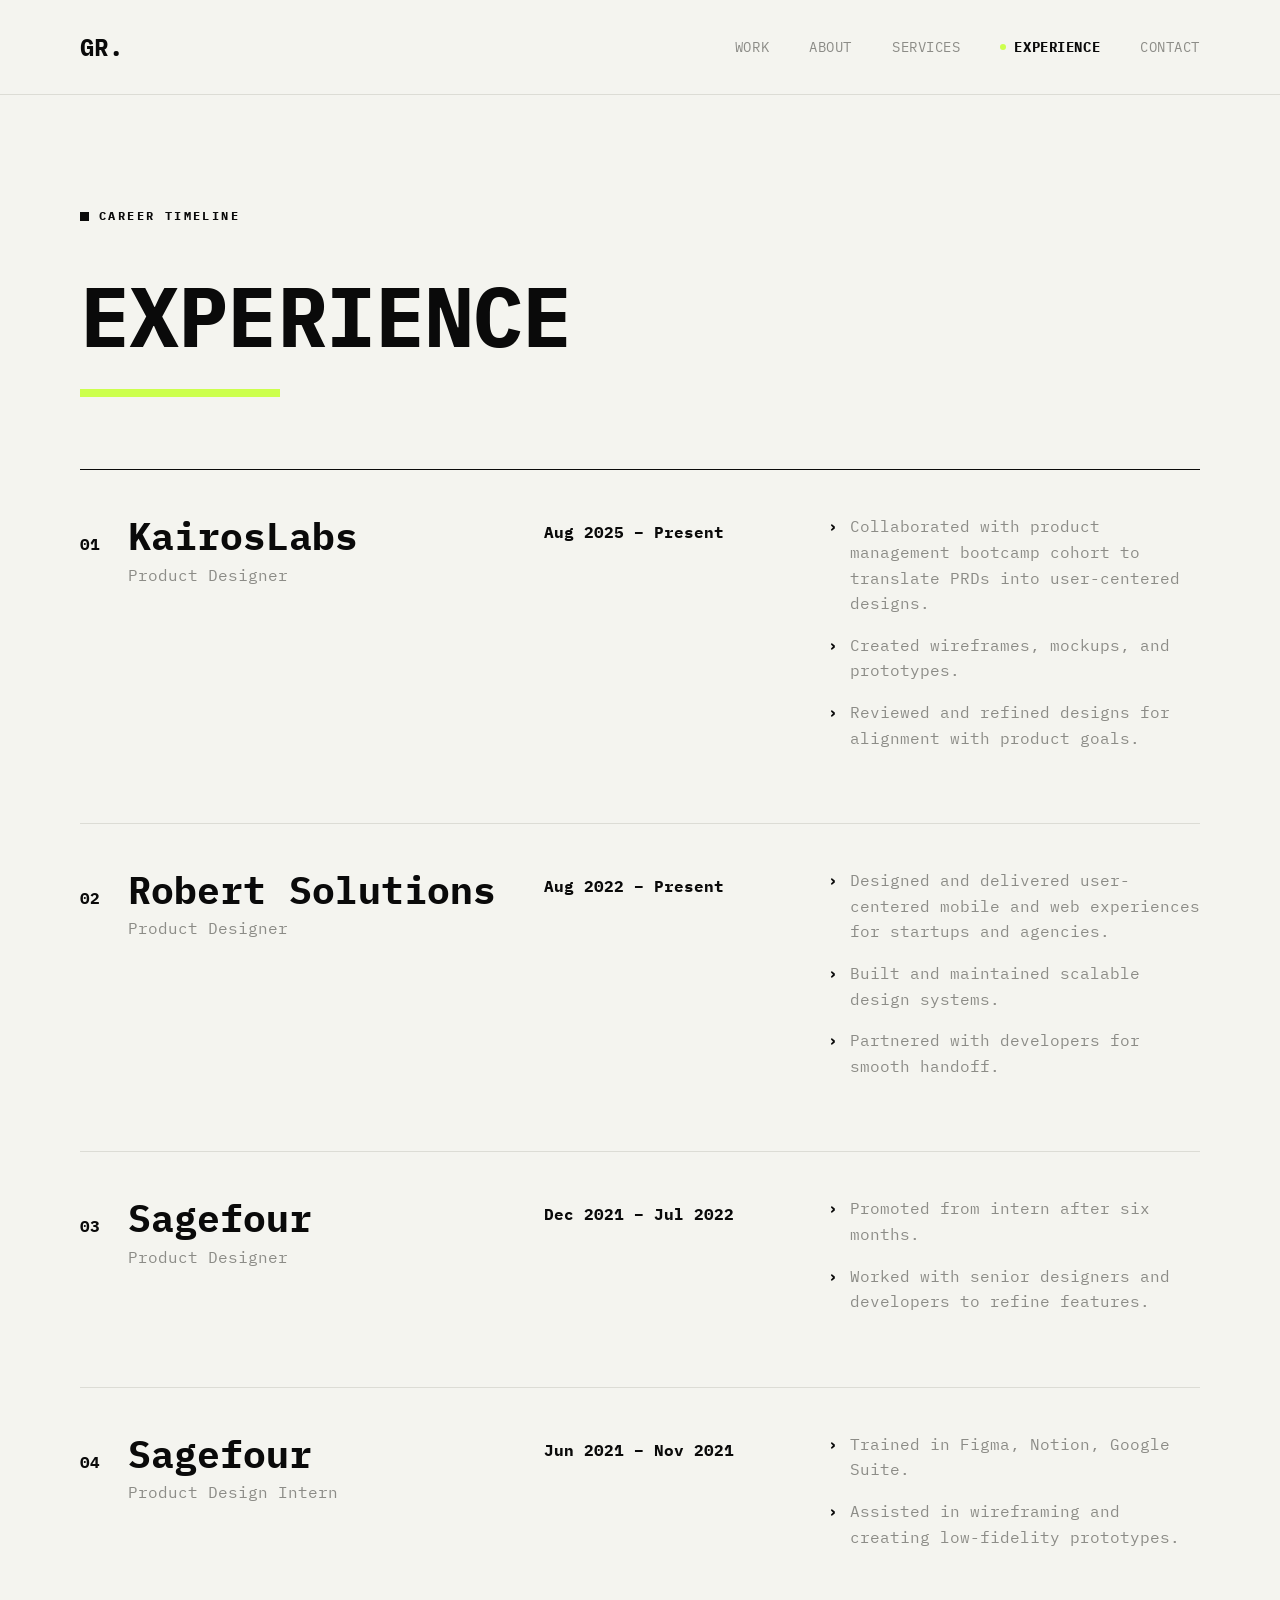
<file: experience/index.html>
<!doctype html>
<html lang="en">
<head>
<meta charset="utf-8">
<meta name="viewport" content="width=device-width,initial-scale=1">
<title>Experience — Gospel Robert</title>
<meta name="description" content="Career timeline: KairosLabs, Robert Solutions, Sagefour.">
<meta property="og:title" content="Experience — Gospel Robert">
<meta property="og:description" content="Career timeline: KairosLabs, Robert Solutions, Sagefour.">
<meta property="og:image" content="/assets/gospel.jpg">
<meta name="theme-color" content="#F4F4EF">
<link rel="icon" href="/assets/favicon.svg" type="image/svg+xml">
<link rel="preconnect" href="https://fonts.googleapis.com">
<link rel="preconnect" href="https://fonts.gstatic.com" crossorigin>
<link href="https://fonts.googleapis.com/css2?family=IBM+Plex+Mono:ital,wght@0,300;0,400;0,500;0,600;0,700;1,400&family=IBM+Plex+Sans:wght@400;500;600&display=swap" rel="stylesheet">
<link rel="stylesheet" href="/assets/style.css">
<script>document.documentElement.classList.add("js")</script>
</head>
<body class="">
<header class="nav">
  <div class="wrap">
    <a href="/" class="logo" aria-label="Gospel Robert home">GR.</a>
    <button class="burger" aria-label="Menu" aria-expanded="false"><span></span><span></span><span></span></button>
    <nav class="nav-links"><a href="/work/">Work</a><a href="/about/">About</a><a href="/services/">Services</a><a href="/experience/" class="active">Experience</a><a href="/contact/">Contact</a></nav>
  </div>
</header>
<main class="light-sec xp-page d-only"><div class="wrap" style="padding-top:112px;padding-bottom:140px">
  <p class="label ink">Career Timeline</p>
  <h1 class="page-title">Experience</h1>
  <div class="title-bar"></div>
  <div style="margin-top:40px"><div class="xp"><div class="xp-row reveal">
      <div class="xp-co"><span class="xp-n">01</span><h3 class="xp-name">KairosLabs</h3><p class="xp-role">Product Designer</p></div>
      <p class="xp-date">Aug 2025 – Present</p>
      <ul class="xp-list"><li>Collaborated with product management bootcamp cohort to translate PRDs into user-centered designs.</li><li>Created wireframes, mockups, and prototypes.</li><li>Reviewed and refined designs for alignment with product goals.</li></ul>
    </div><div class="xp-row reveal">
      <div class="xp-co"><span class="xp-n">02</span><h3 class="xp-name">Robert Solutions</h3><p class="xp-role">Product Designer</p></div>
      <p class="xp-date">Aug 2022 – Present</p>
      <ul class="xp-list"><li>Designed and delivered user-centered mobile and web experiences for startups and agencies.</li><li>Built and maintained scalable design systems.</li><li>Partnered with developers for smooth handoff.</li></ul>
    </div><div class="xp-row reveal">
      <div class="xp-co"><span class="xp-n">03</span><h3 class="xp-name">Sagefour</h3><p class="xp-role">Product Designer</p></div>
      <p class="xp-date">Dec 2021 – Jul 2022</p>
      <ul class="xp-list"><li>Promoted from intern after six months.</li><li>Worked with senior designers and developers to refine features.</li></ul>
    </div><div class="xp-row reveal">
      <div class="xp-co"><span class="xp-n">04</span><h3 class="xp-name">Sagefour</h3><p class="xp-role">Product Design Intern</p></div>
      <p class="xp-date">Jun 2021 – Nov 2021</p>
      <ul class="xp-list"><li>Trained in Figma, Notion, Google Suite.</li><li>Assisted in wireframing and creating low-fidelity prototypes.</li></ul>
    </div></div></div>
</div></main>
<main class="light-sec m-only"><div class="wrap m-page">
  <h1 class="m-h1">EXPERIENCE</h1><div class="m-bar outlined"></div>
  <div class="m-xp"><div class="m-xp-card"><div class="m-xp-top"><span class="m-xp-n">01</span><div><h3>KairosLabs</h3><p class="m-xp-role">Product Designer</p></div></div><p class="m-xp-date">Aug 2025 – Present</p><p class="m-xp-sum">Collaborated with bootcamp cohort, created wireframes and prototypes.</p></div><div class="m-xp-card"><div class="m-xp-top"><span class="m-xp-n">02</span><div><h3>Robert Solutions</h3><p class="m-xp-role">Product Designer</p></div></div><p class="m-xp-date">Aug 2022 – Present</p><p class="m-xp-sum">Designed mobile/web experiences for startups, built design systems.</p></div><div class="m-xp-card"><div class="m-xp-top"><span class="m-xp-n">03</span><div><h3>Sagefour</h3><p class="m-xp-role">Product Designer</p></div></div><p class="m-xp-date">Dec 2021 – Jul 2022</p><p class="m-xp-sum">Promoted from intern, refined features with senior designers.</p></div><div class="m-xp-card"><div class="m-xp-top"><span class="m-xp-n">04</span><div><h3>Sagefour</h3><p class="m-xp-role">Design Intern</p></div></div><p class="m-xp-date">Jun 2021 – Nov 2021</p><p class="m-xp-sum">Trained in Figma, assisted wireframing.</p></div></div>
</div></main>
<nav class="tabbar m-only" aria-label="Sections"><a href="/work/">Work</a><a href="/about/">About</a><a href="/experience/" class="active">Experience</a><a href="/contact/">Contact</a></nav>
<script src="/assets/main.js" defer></script>
</body>
</html>
</file>
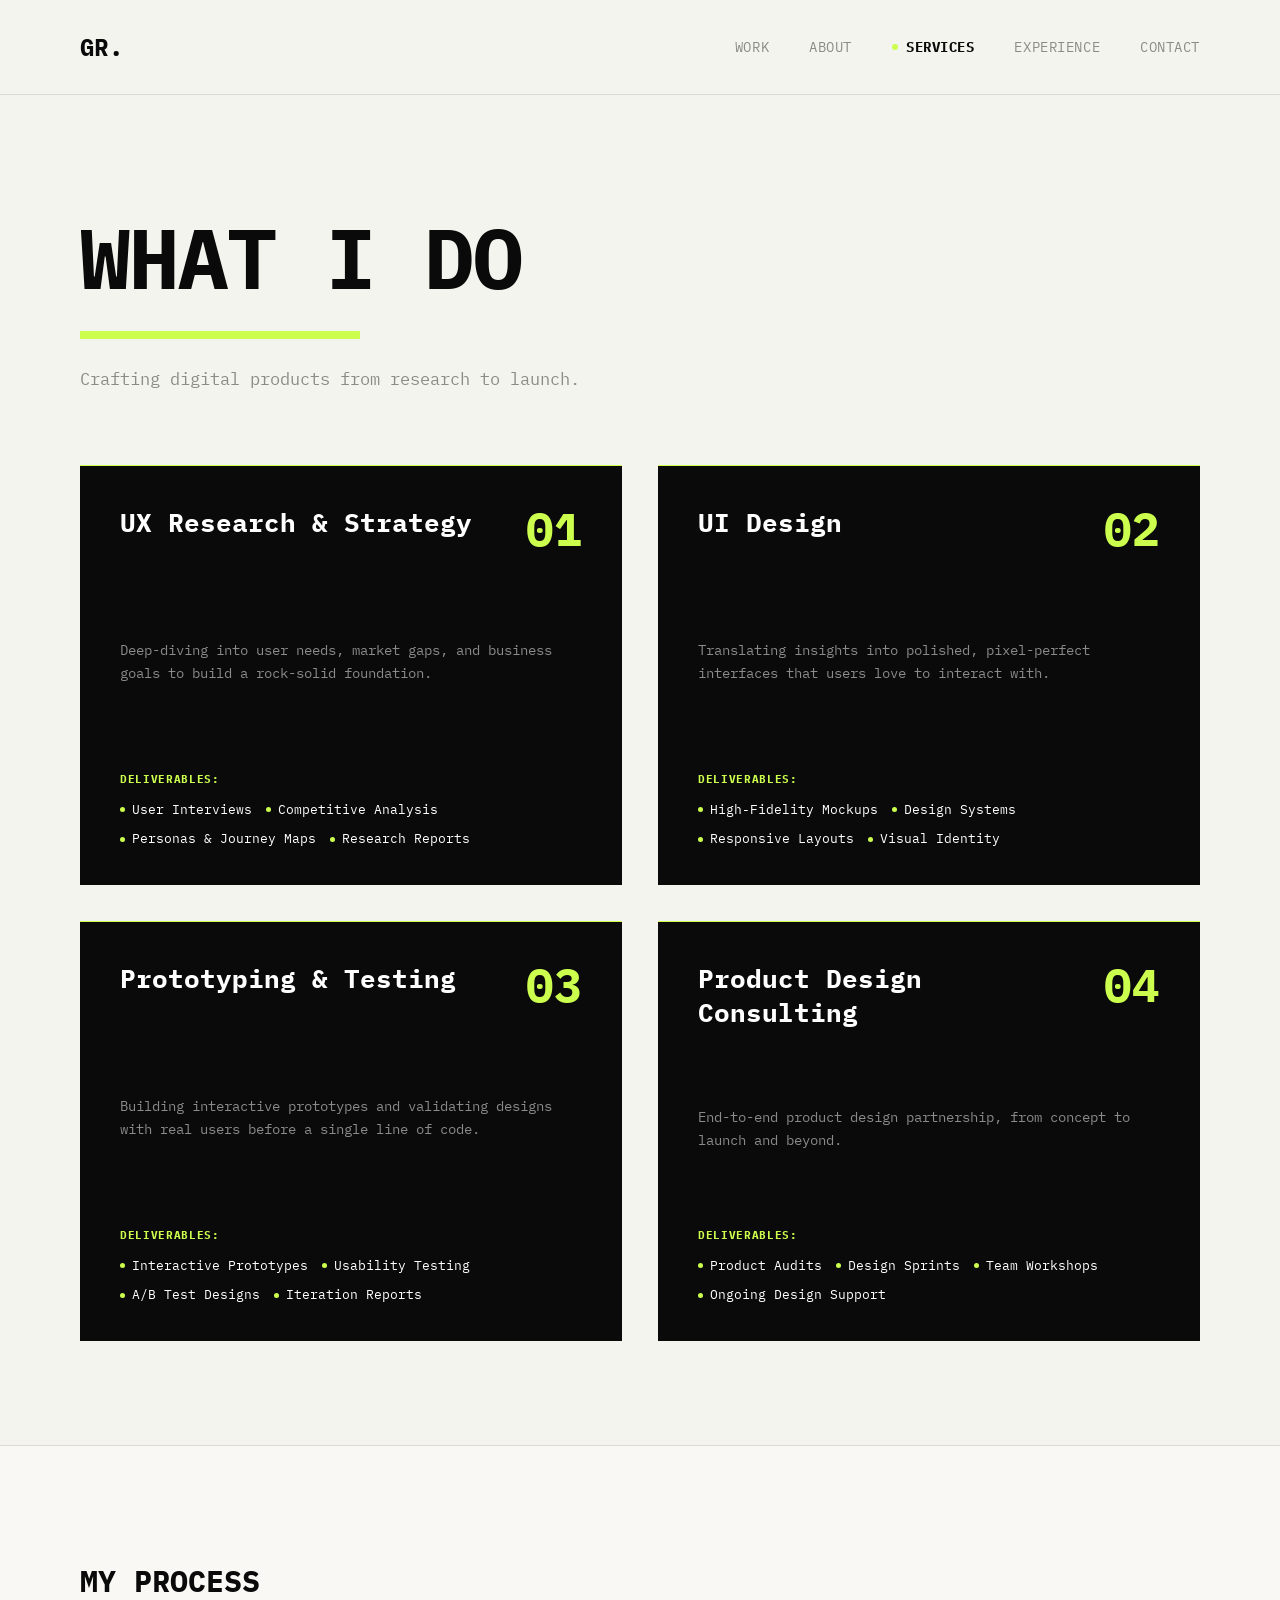
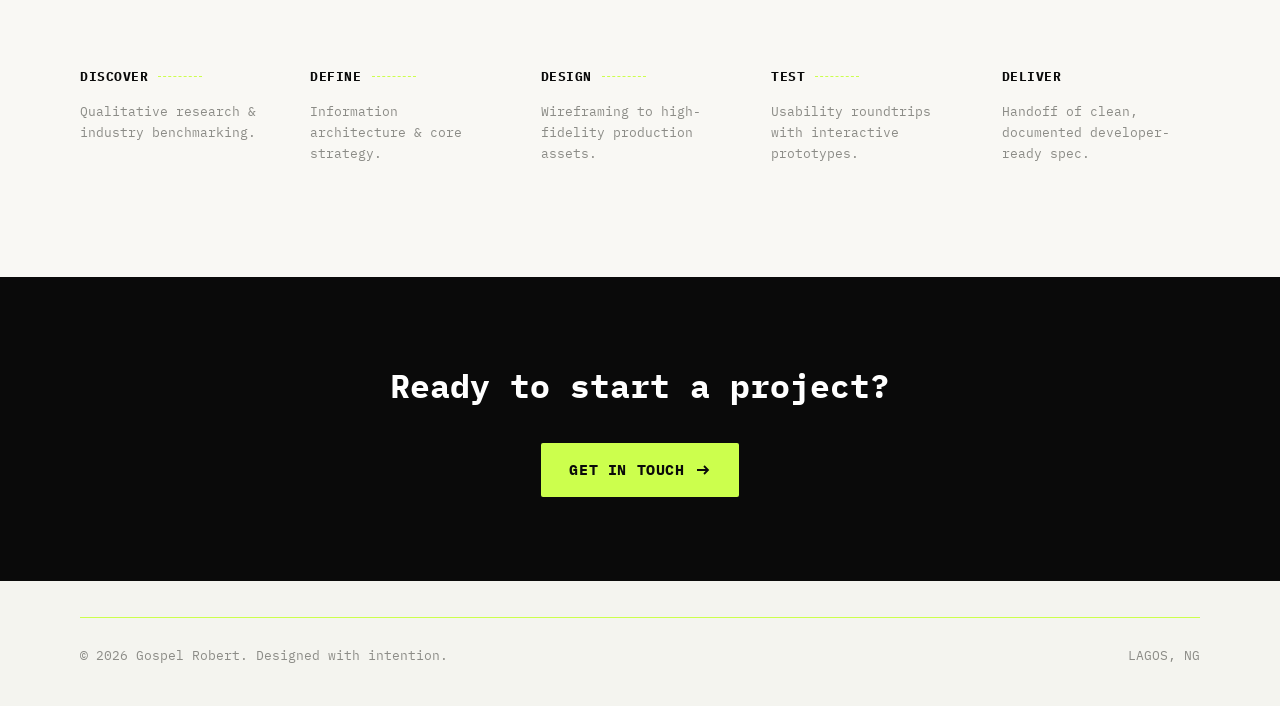
<file: services/index.html>
<!doctype html>
<html lang="en">
<head>
<meta charset="utf-8">
<meta name="viewport" content="width=device-width,initial-scale=1">
<title>Services — Gospel Robert</title>
<meta name="description" content="UX research, UI design, prototyping and product design consulting, from research to launch.">
<meta property="og:title" content="Services — Gospel Robert">
<meta property="og:description" content="UX research, UI design, prototyping and product design consulting, from research to launch.">
<meta property="og:image" content="/assets/gospel.jpg">
<meta name="theme-color" content="#F4F4EF">
<link rel="icon" href="/assets/favicon.svg" type="image/svg+xml">
<link rel="preconnect" href="https://fonts.googleapis.com">
<link rel="preconnect" href="https://fonts.gstatic.com" crossorigin>
<link href="https://fonts.googleapis.com/css2?family=IBM+Plex+Mono:ital,wght@0,300;0,400;0,500;0,600;0,700;1,400&family=IBM+Plex+Sans:wght@400;500;600&display=swap" rel="stylesheet">
<link rel="stylesheet" href="/assets/style.css">
<script>document.documentElement.classList.add("js")</script>
</head>
<body class="">
<header class="nav">
  <div class="wrap">
    <a href="/" class="logo" aria-label="Gospel Robert home">GR.</a><span class="m-center m-only">SERVICES</span>
    <button class="burger" aria-label="Menu" aria-expanded="false"><span></span><span></span><span></span></button>
    <nav class="nav-links"><a href="/work/">Work</a><a href="/about/">About</a><a href="/services/" class="active">Services</a><a href="/experience/">Experience</a><a href="/contact/">Contact</a></nav>
  </div>
</header>
<main class="light-sec m-only"><div class="wrap m-page m-svc-page">
  <h1 class="m-h1 m-h1-bar">WHAT I DO</h1>
  <p class="m-svc-sub">Crafting digital products from research to launch.</p>
  <div class="m-svc-grid"><article class="m-svc">
      <div class="m-svc-top"><h2>UX Research &amp; Strategy</h2><span>01</span></div>
      <p class="m-svc-desc">Delving into data and user behavior to align strategy with real human experiences.</p>
      <p class="m-svc-k">DELIVERABLES:</p>
      <ul class="m-svc-list"><li>User Interviews</li><li>Competitive Analysis</li><li>Personas</li><li>Research Reports</li></ul>
    </article><article class="m-svc">
      <div class="m-svc-top"><h2>UI Design</h2><span>02</span></div>
      <p class="m-svc-desc">Creating aesthetic, deliberate, and high-fidelity layouts across devices.</p>
      <p class="m-svc-k">DELIVERABLES:</p>
      <ul class="m-svc-list"><li>High-Fidelity Mockups</li><li>Design Systems</li><li>Responsive Layouts</li><li>Visual Identity</li></ul>
    </article><article class="m-svc">
      <div class="m-svc-top"><h2>Prototyping &amp; Testing</h2><span>03</span></div>
      <p class="m-svc-desc">Verifying hypotheses fast with interactive mockups and behavioral feedback.</p>
      <p class="m-svc-k">DELIVERABLES:</p>
      <ul class="m-svc-list"><li>Interactive Prototypes</li><li>Usability Testing</li><li>A/B Tests</li><li>Iteration Reports</li></ul>
    </article><article class="m-svc">
      <div class="m-svc-top"><h2>Product Design Consulting</h2><span>04</span></div>
      <p class="m-svc-desc">Guiding organizations through audits, workshops, and continuous product advisory.</p>
      <p class="m-svc-k">DELIVERABLES:</p>
      <ul class="m-svc-list"><li>Product Audits</li><li>Design Sprints</li><li>Workshops</li><li>Ongoing Support</li></ul>
    </article></div>
  <h2 class="m-pr-title">MY PROCESS</h2><div class="m-bar"></div>
  <ol class="m-pr"><li><span class="m-pr-n">01</span><span class="m-pr-k">DISCOVER</span></li><li><span class="m-pr-n">02</span><span class="m-pr-k">DEFINE</span></li><li><span class="m-pr-n">03</span><span class="m-pr-k">DESIGN</span></li><li><span class="m-pr-n">04</span><span class="m-pr-k">TEST</span></li><li><span class="m-pr-n">05</span><span class="m-pr-k">DELIVER</span></li></ol>
  <div class="m-ready">
    <h2>Ready to start?</h2>
    <p>Let's discuss your project and collaborate on a custom, high-fidelity experience.</p>
    <a href="/contact/" class="m-send">GET IN TOUCH <svg width="16" height="16" viewBox="0 0 16 16" fill="none" aria-hidden="true"><path d="M2 8h11M9 4l4 4-4 4" stroke="currentColor" stroke-width="1.8"/></svg></a>
  </div>
</div></main>
<main class="light-sec svc-page d-only">
  <section class="wrap svc-head">
    <h1 class="page-title" style="margin-top:0">What I Do</h1>
    <div class="title-bar"></div>
    <p class="svc-sub">Crafting digital products from research to launch.</p>
    <div class="svc-grid"><article class="svc-card reveal">
      <div class="svc-top"><h2>UX Research &amp; Strategy</h2><span class="svc-n">01</span></div>
      <p class="svc-desc">Deep-diving into user needs, market gaps, and business goals to build a rock-solid foundation.</p>
      <p class="svc-k">DELIVERABLES:</p>
      <ul class="svc-list"><li>User Interviews</li><li>Competitive Analysis</li><li>Personas &amp; Journey Maps</li><li>Research Reports</li></ul>
    </article><article class="svc-card reveal">
      <div class="svc-top"><h2>UI Design</h2><span class="svc-n">02</span></div>
      <p class="svc-desc">Translating insights into polished, pixel-perfect interfaces that users love to interact with.</p>
      <p class="svc-k">DELIVERABLES:</p>
      <ul class="svc-list"><li>High-Fidelity Mockups</li><li>Design Systems</li><li>Responsive Layouts</li><li>Visual Identity</li></ul>
    </article><article class="svc-card reveal">
      <div class="svc-top"><h2>Prototyping &amp; Testing</h2><span class="svc-n">03</span></div>
      <p class="svc-desc">Building interactive prototypes and validating designs with real users before a single line of code.</p>
      <p class="svc-k">DELIVERABLES:</p>
      <ul class="svc-list"><li>Interactive Prototypes</li><li>Usability Testing</li><li>A/B Test Designs</li><li>Iteration Reports</li></ul>
    </article><article class="svc-card reveal">
      <div class="svc-top"><h2>Product Design Consulting</h2><span class="svc-n">04</span></div>
      <p class="svc-desc">End-to-end product design partnership, from concept to launch and beyond.</p>
      <p class="svc-k">DELIVERABLES:</p>
      <ul class="svc-list"><li>Product Audits</li><li>Design Sprints</li><li>Team Workshops</li><li>Ongoing Design Support</li></ul>
    </article></div>
  </section>
  <section class="pr-sec"><div class="wrap">
    <h2 class="pr-title">MY PROCESS</h2>
    <div class="pr-grid"><div class="pr-step reveal"><p class="pr-k">DISCOVER</p><p class="pr-d">Qualitative research &amp; industry benchmarking.</p></div><div class="pr-step reveal"><p class="pr-k">DEFINE</p><p class="pr-d">Information architecture &amp; core strategy.</p></div><div class="pr-step reveal"><p class="pr-k">DESIGN</p><p class="pr-d">Wireframing to high-fidelity production assets.</p></div><div class="pr-step reveal"><p class="pr-k">TEST</p><p class="pr-d">Usability roundtrips with interactive prototypes.</p></div><div class="pr-step reveal"><p class="pr-k">DELIVER</p><p class="pr-d">Handoff of clean, documented developer-ready spec.</p></div></div>
  </div></section>
  <section class="cta-band"><div class="wrap">
    <h2>Ready to start a project?</h2>
    <a href="/contact/" class="cta-btn">GET IN TOUCH <svg width="16" height="16" viewBox="0 0 16 16" fill="none" aria-hidden="true"><path d="M2 8h11M9 4l4 4-4 4" stroke="currentColor" stroke-width="1.8"/></svg></a>
  </div></section>
  <footer class="svc-foot"><div class="wrap"><div><span>© 2026 Gospel Robert. Designed with intention.</span><span>LAGOS, NG</span></div></div></footer>
</main>
<nav class="tabbar m-only" aria-label="Sections"><a href="/">Home</a><a href="/work/">Work</a><a href="/services/" class="active">Services</a><a href="/contact/">Contact</a></nav>
<script src="/assets/main.js" defer></script>
</body>
</html>
</file>
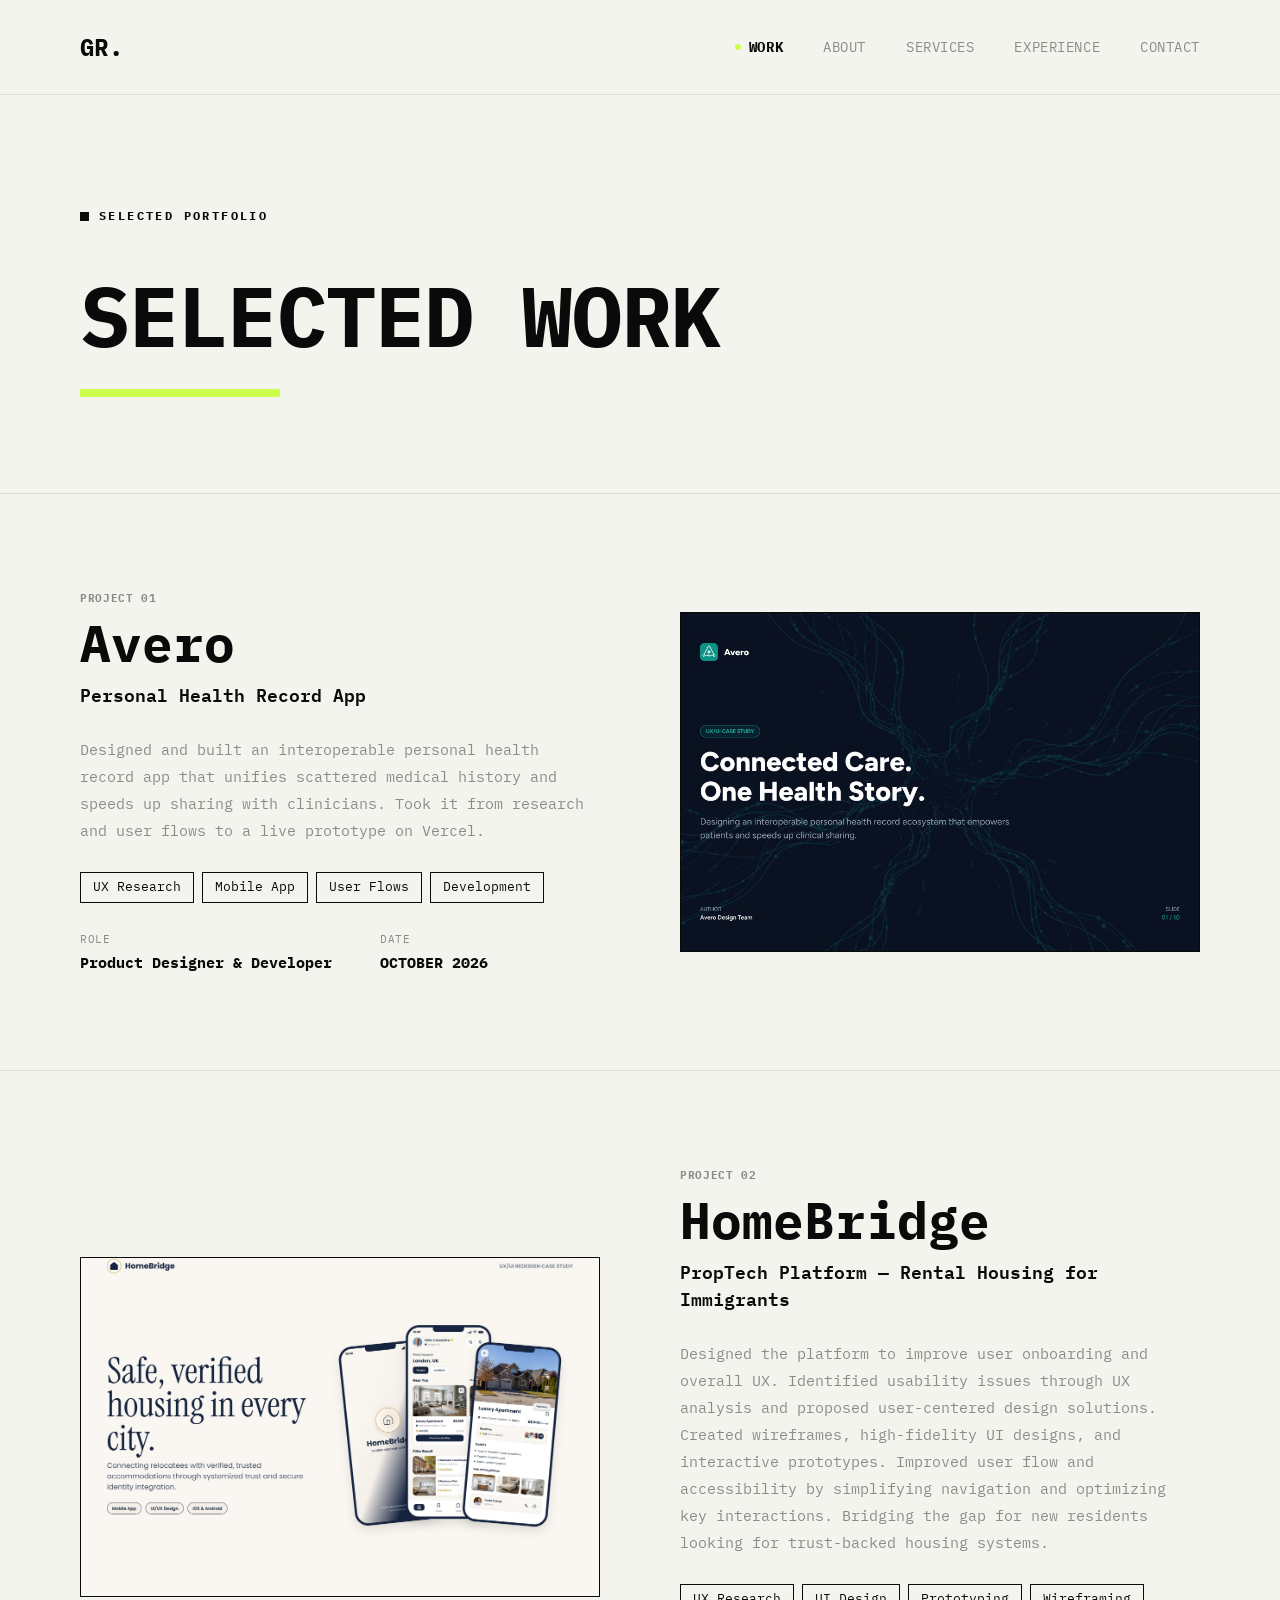
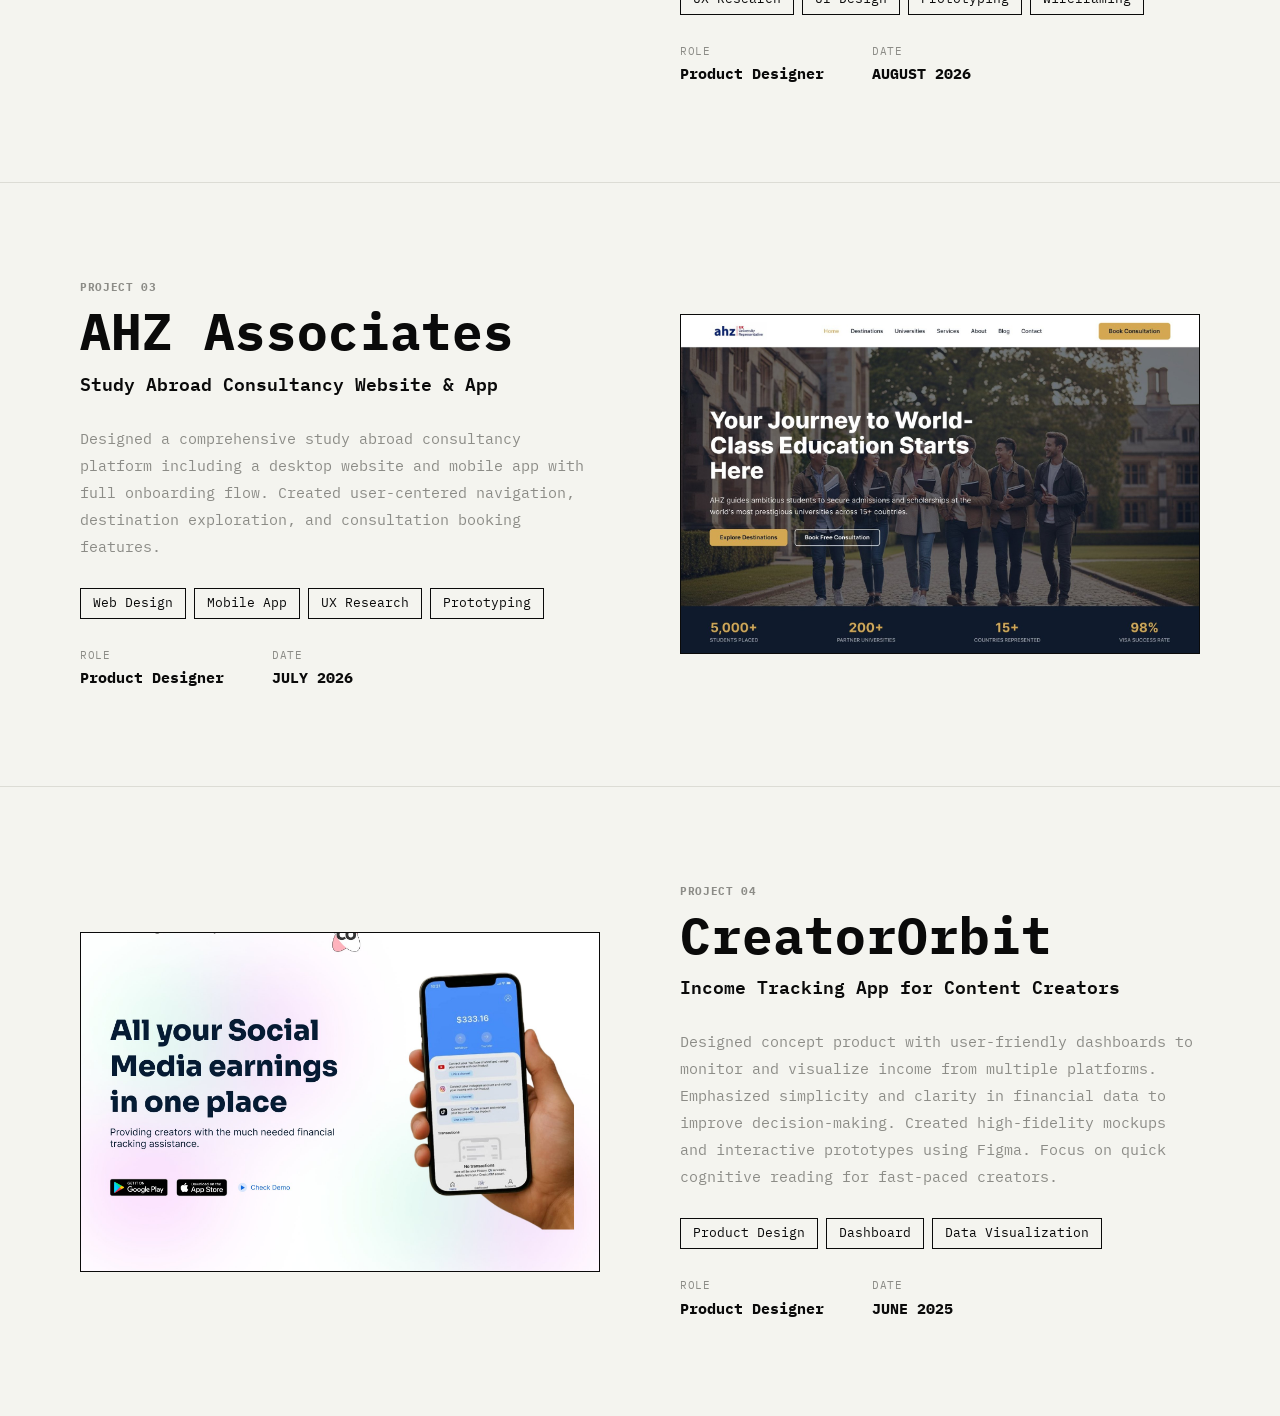
<file: work/index.html>
<!doctype html>
<html lang="en">
<head>
<meta charset="utf-8">
<meta name="viewport" content="width=device-width,initial-scale=1">
<title>Selected Work — Gospel Robert</title>
<meta name="description" content="Case studies: HomeBridge, CreatorOrbit, AHZ Associates and Avero.">
<meta property="og:title" content="Selected Work — Gospel Robert">
<meta property="og:description" content="Case studies: HomeBridge, CreatorOrbit, AHZ Associates and Avero.">
<meta property="og:image" content="/assets/gospel.jpg">
<meta name="theme-color" content="#F4F4EF">
<link rel="icon" href="/assets/favicon.svg" type="image/svg+xml">
<link rel="preconnect" href="https://fonts.googleapis.com">
<link rel="preconnect" href="https://fonts.gstatic.com" crossorigin>
<link href="https://fonts.googleapis.com/css2?family=IBM+Plex+Mono:ital,wght@0,300;0,400;0,500;0,600;0,700;1,400&family=IBM+Plex+Sans:wght@400;500;600&display=swap" rel="stylesheet">
<link rel="stylesheet" href="/assets/style.css">
<script>document.documentElement.classList.add("js")</script>
</head>
<body class="">
<header class="nav has-mtitle">
  <div class="wrap">
    <a href="/" class="logo" aria-label="Gospel Robert home">GR.</a><a href="/" class="m-title m-only"><svg width="22" height="22" viewBox="0 0 16 16" fill="none" aria-hidden="true"><path d="M14 8H3M7 4L3 8l4 4" stroke="currentColor" stroke-width="1.8"/></svg> WORK</a>
    <button class="burger" aria-label="Menu" aria-expanded="false"><span></span><span></span><span></span></button>
    <nav class="nav-links"><a href="/work/" class="active">Work</a><a href="/about/">About</a><a href="/services/">Services</a><a href="/experience/">Experience</a><a href="/contact/">Contact</a></nav>
  </div>
</header>
<main class="light-sec"><div class="m-only wrap m-cards m-page"><article class="m-card">
      <a href="/work/avero/" class="m-shot" aria-label="View Avero case study"><img src="/assets/avero/phase-1.jpg" alt="Avero project preview" loading="lazy"></a>
      <div class="m-card-head"><h2><a href="/work/avero/">Avero</a></h2><span class="m-badge">HEALTHTECH</span></div>
      <p class="m-card-desc">Designed and built a personal health record app that unifies medical history and speeds up clinical sharing. Live on Vercel.</p>
      <p class="m-card-date">DATE: OCT 2026</p>
    </article><article class="m-card">
      <a href="/work/homebridge/" class="m-shot" aria-label="View HomeBridge case study"><img src="/assets/homebridge/phase-1.jpg" alt="HomeBridge project preview" loading="lazy"></a>
      <div class="m-card-head"><h2><a href="/work/homebridge/">HomeBridge</a></h2><span class="m-badge">PROPTECH</span></div>
      <p class="m-card-desc">Designed the platform to improve onboarding, UX analysis, wireframes, high-fidelity UI, and interactive prototypes. Bridging the gap for immigrants.</p>
      <p class="m-card-date">DATE: AUG 2026</p>
    </article><article class="m-card">
      <a href="/work/ahz-associates/" class="m-shot" aria-label="View AHZ Associates case study"><img src="/assets/ahz-associates/cover.jpg" alt="AHZ Associates project preview" loading="lazy"></a>
      <div class="m-card-head"><h2><a href="/work/ahz-associates/">AHZ Associates</a></h2><span class="m-badge">WEB DESIGN</span></div>
      <p class="m-card-desc">Study Abroad Consultancy Website &amp; App</p>
      <p class="m-card-date">DATE: JUL 2026</p>
    </article><article class="m-card">
      <a href="/work/creatororbit/" class="m-shot" aria-label="View CreatorOrbit case study"><img src="/assets/creatororbit/phase-1.jpg" alt="CreatorOrbit project preview" loading="lazy"></a>
      <div class="m-card-head"><h2><a href="/work/creatororbit/">CreatorOrbit</a></h2><span class="m-badge">INCOME TRACKER</span></div>
      <p class="m-card-desc">One app for creator earnings across YouTube, Instagram, and TikTok. Link channels, track income, and withdraw in a few taps.</p>
      <p class="m-card-date">DATE: JUN 2025</p>
    </article></div><div class="d-only"><div class="wrap work-head"><p class="label ink">Selected Portfolio</p><h1 class="page-title">Selected Work</h1><div class="title-bar"></div></div><div class="work-row"><div class="wrap"><article class="proj">
      <div class="proj-copy reveal">
        <p class="proj-num">PROJECT 01</p>
        <h2 class="proj-title"><a href="/work/avero/">Avero</a></h2>
        <p class="proj-sub">Personal Health Record App</p>
        <p class="proj-desc">Designed and built an interoperable personal health record app that unifies scattered medical history and speeds up sharing with clinicians. Took it from research and user flows to a live prototype on Vercel.</p>
        <div class="tags"><span class="tag">UX Research</span><span class="tag">Mobile App</span><span class="tag">User Flows</span><span class="tag">Development</span></div>
        <div class="proj-meta"><div><p class="meta-k">Role</p><p class="meta-v cap">Product Designer &amp; Developer</p></div><div><p class="meta-k">Date</p><p class="meta-v">October 2026</p></div></div>
      </div>
      <a href="/work/avero/" class="shot reveal" aria-label="View Avero case study"><img src="/assets/avero/phase-1.jpg" alt="Avero project preview" loading="lazy"></a>
    </article></div></div>
<div class="work-row"><div class="wrap"><article class="proj flip">
      <div class="proj-copy reveal">
        <p class="proj-num">PROJECT 02</p>
        <h2 class="proj-title"><a href="/work/homebridge/">HomeBridge</a></h2>
        <p class="proj-sub">PropTech Platform — Rental Housing for Immigrants</p>
        <p class="proj-desc">Designed the platform to improve user onboarding and overall UX. Identified usability issues through UX analysis and proposed user-centered design solutions. Created wireframes, high-fidelity UI designs, and interactive prototypes. Improved user flow and accessibility by simplifying navigation and optimizing key interactions. Bridging the gap for new residents looking for trust-backed housing systems.</p>
        <div class="tags"><span class="tag">UX Research</span><span class="tag">UI Design</span><span class="tag">Prototyping</span><span class="tag">Wireframing</span></div>
        <div class="proj-meta"><div><p class="meta-k">Role</p><p class="meta-v cap">Product Designer</p></div><div><p class="meta-k">Date</p><p class="meta-v">August 2026</p></div></div>
      </div>
      <a href="/work/homebridge/" class="shot reveal" aria-label="View HomeBridge case study"><img src="/assets/homebridge/phase-1.jpg" alt="HomeBridge project preview" loading="lazy"></a>
    </article></div></div>
<div class="work-row"><div class="wrap"><article class="proj">
      <div class="proj-copy reveal">
        <p class="proj-num">PROJECT 03</p>
        <h2 class="proj-title"><a href="/work/ahz-associates/">AHZ Associates</a></h2>
        <p class="proj-sub">Study Abroad Consultancy Website &amp; App</p>
        <p class="proj-desc">Designed a comprehensive study abroad consultancy platform including a desktop website and mobile app with full onboarding flow. Created user-centered navigation, destination exploration, and consultation booking features.</p>
        <div class="tags"><span class="tag">Web Design</span><span class="tag">Mobile App</span><span class="tag">UX Research</span><span class="tag">Prototyping</span></div>
        <div class="proj-meta"><div><p class="meta-k">Role</p><p class="meta-v cap">Product Designer</p></div><div><p class="meta-k">Date</p><p class="meta-v">July 2026</p></div></div>
      </div>
      <a href="/work/ahz-associates/" class="shot reveal" aria-label="View AHZ Associates case study"><img src="/assets/ahz-associates/cover.jpg" alt="AHZ Associates project preview" loading="lazy"></a>
    </article></div></div>
<div class="work-row"><div class="wrap"><article class="proj flip">
      <div class="proj-copy reveal">
        <p class="proj-num">PROJECT 04</p>
        <h2 class="proj-title"><a href="/work/creatororbit/">CreatorOrbit</a></h2>
        <p class="proj-sub">Income Tracking App for Content Creators</p>
        <p class="proj-desc">Designed concept product with user-friendly dashboards to monitor and visualize income from multiple platforms. Emphasized simplicity and clarity in financial data to improve decision-making. Created high-fidelity mockups and interactive prototypes using Figma. Focus on quick cognitive reading for fast-paced creators.</p>
        <div class="tags"><span class="tag">Product Design</span><span class="tag">Dashboard</span><span class="tag">Data Visualization</span></div>
        <div class="proj-meta"><div><p class="meta-k">Role</p><p class="meta-v cap">Product Designer</p></div><div><p class="meta-k">Date</p><p class="meta-v">June 2025</p></div></div>
      </div>
      <a href="/work/creatororbit/" class="shot reveal" aria-label="View CreatorOrbit case study"><img src="/assets/creatororbit/phase-1.jpg" alt="CreatorOrbit project preview" loading="lazy"></a>
    </article></div></div>
</div></main>
<nav class="tabbar m-only" aria-label="Sections"><a href="/work/" class="active">Work</a><a href="/about/">About</a><a href="/experience/">Experience</a><a href="/contact/">Contact</a></nav>
<script src="/assets/main.js" defer></script>
</body>
</html>
</file>
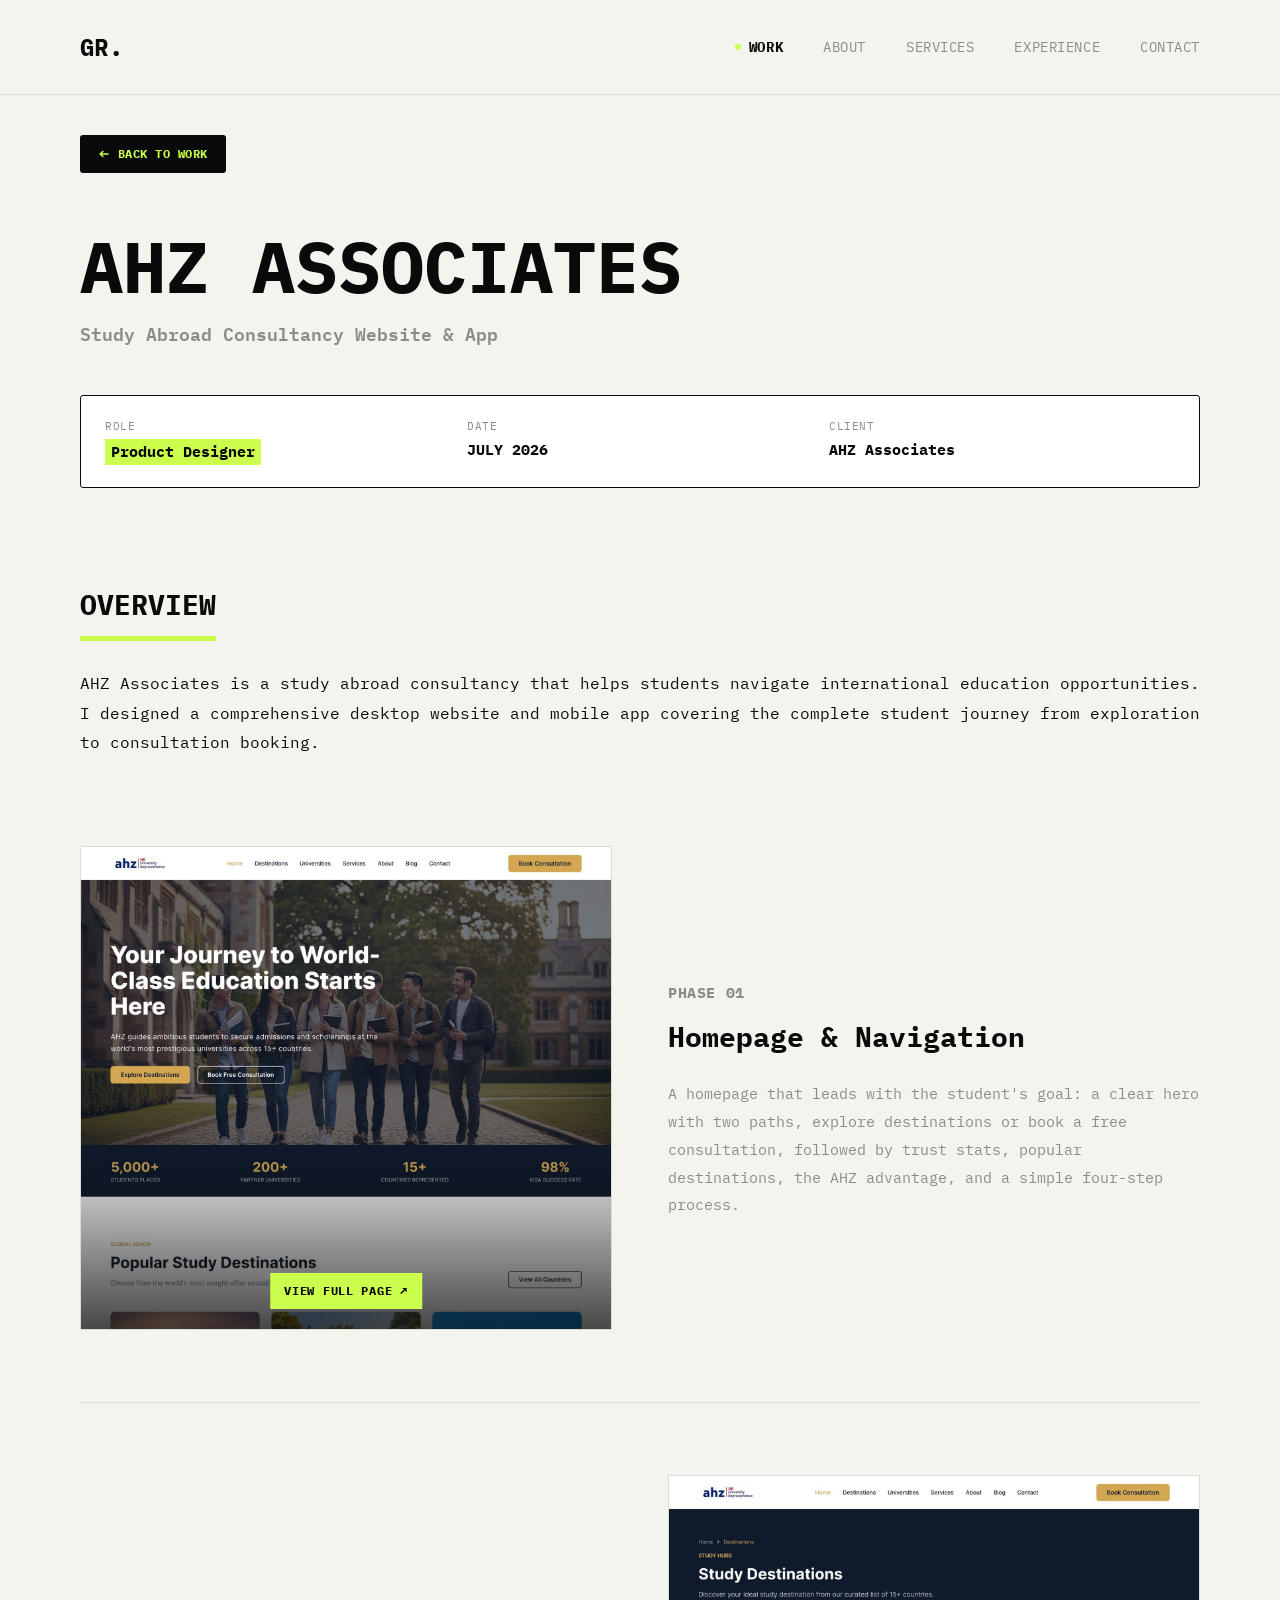
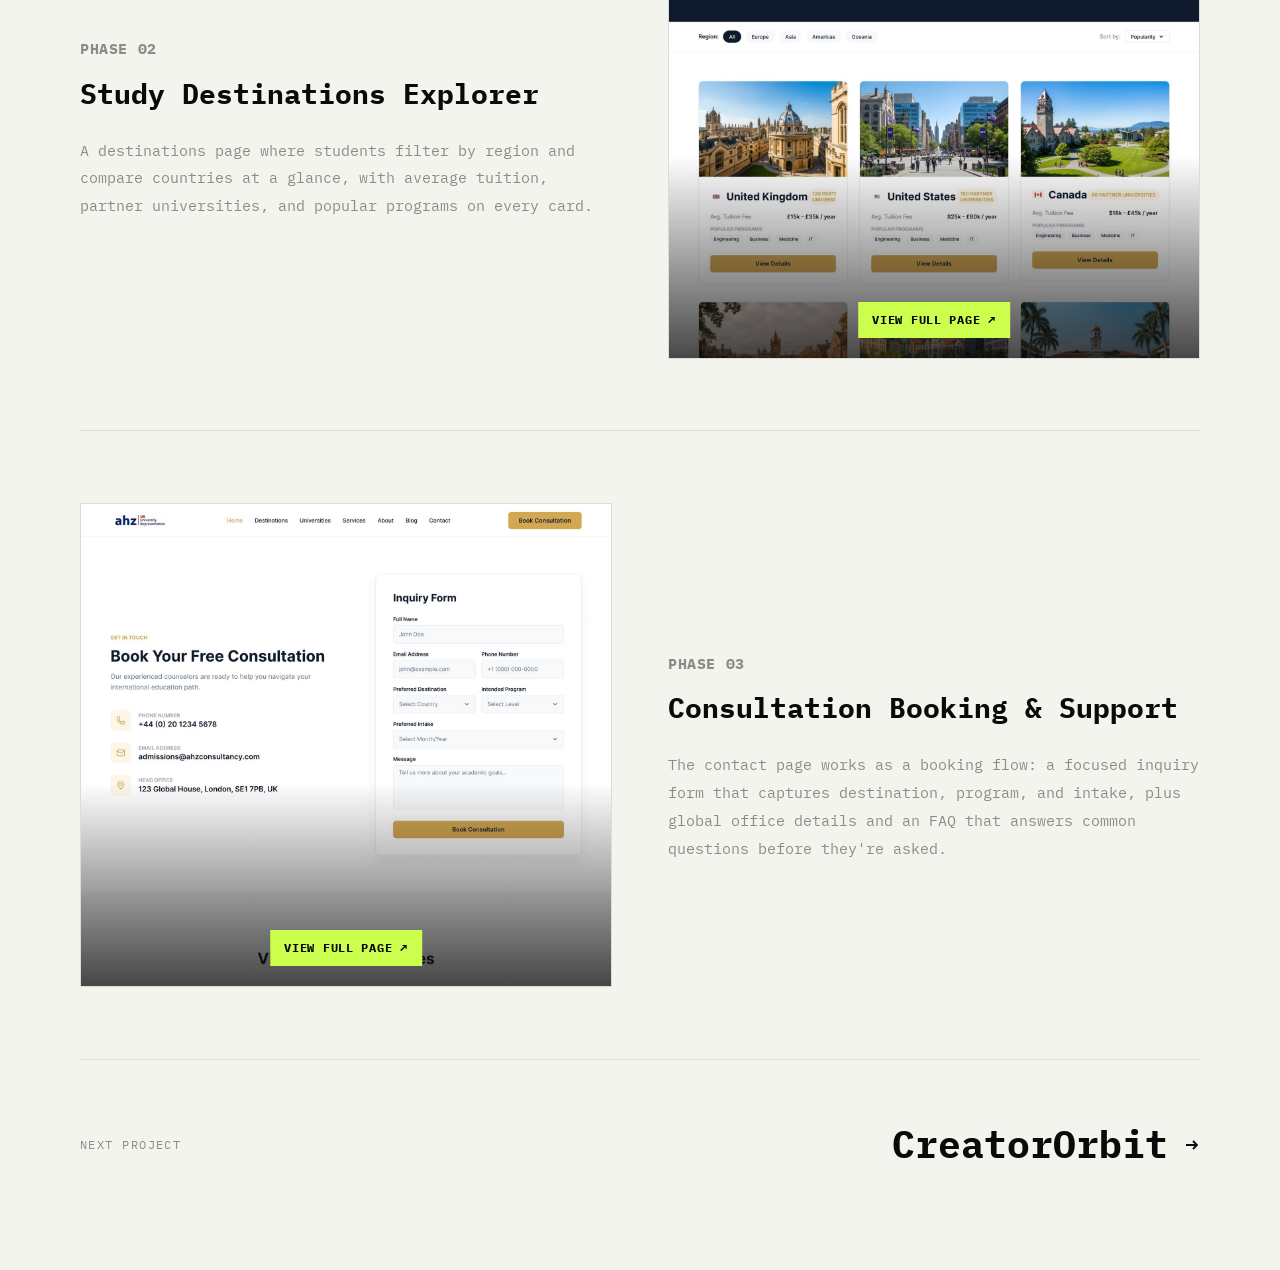
<file: work/ahz-associates/index.html>
<!doctype html>
<html lang="en">
<head>
<meta charset="utf-8">
<meta name="viewport" content="width=device-width,initial-scale=1">
<title>AHZ Associates — Case Study — Gospel Robert</title>
<meta name="description" content="AHZ Associates is a study abroad consultancy that helps students navigate international education opportunities. I designed a comprehensive desktop website">
<meta property="og:title" content="AHZ Associates — Case Study — Gospel Robert">
<meta property="og:description" content="AHZ Associates is a study abroad consultancy that helps students navigate international education opportunities. I designed a comprehensive desktop website">
<meta property="og:image" content="/assets/gospel.jpg">
<meta name="theme-color" content="#F4F4EF">
<link rel="icon" href="/assets/favicon.svg" type="image/svg+xml">
<link rel="preconnect" href="https://fonts.googleapis.com">
<link rel="preconnect" href="https://fonts.gstatic.com" crossorigin>
<link href="https://fonts.googleapis.com/css2?family=IBM+Plex+Mono:ital,wght@0,300;0,400;0,500;0,600;0,700;1,400&family=IBM+Plex+Sans:wght@400;500;600&display=swap" rel="stylesheet">
<link rel="stylesheet" href="/assets/style.css">
<script>document.documentElement.classList.add("js")</script>
</head>
<body class="m-darkbody">
<header class="nav m-darknav">
  <div class="wrap">
    <a href="/" class="logo" aria-label="Gospel Robert home">GR.</a>
    <button class="burger" aria-label="Menu" aria-expanded="false"><span></span><span></span><span></span></button>
    <nav class="nav-links"><a href="/work/" class="active">Work</a><a href="/about/">About</a><a href="/services/">Services</a><a href="/experience/">Experience</a><a href="/contact/">Contact</a></nav>
  </div>
</header>
<main class="dark-sec m-only"><div class="wrap m-page m-cs">
  <a href="/work/" class="m-back"><svg width="12" height="12" viewBox="0 0 16 16" fill="none" aria-hidden="true"><path d="M14 8H3M7 4L3 8l4 4" stroke="currentColor" stroke-width="2"/></svg> BACK TO WORK</a>
  <h1>AHZ ASSOCIATES</h1>
  <p class="m-cs-sub">Study Abroad Consultancy Website &amp; App</p>
  <p class="m-cs-meta"><span class="m-badge">PRODUCT DESIGNER</span><span>| JUL 2026</span></p>
  
  <h2 class="m-cs-ov">OVERVIEW</h2>
  <p class="m-cs-ovp">AHZ Associates is a study abroad consultancy that helps students navigate international education opportunities. I designed a comprehensive desktop website and mobile app covering the complete student journey from exploration to consultation booking.</p>
  <div class="m-phases"><section class="m-phase"><button class="shot has-img zoom tall" data-full="/assets/ahz-associates/phase-1.jpg" aria-label="Enlarge Homepage &amp; Navigation"><img src="/assets/ahz-associates/phase-1.jpg" alt="Homepage &amp; Navigation" loading="lazy"><span class="full-hint">VIEW FULL PAGE ↗</span></button><p class="m-phase-k">PHASE 01</p><h3>Homepage &amp; Navigation</h3><p>A homepage that leads with the student&#x27;s goal: a clear hero with two paths, explore destinations or book a free consultation, followed by trust stats, popular destinations, the AHZ advantage, and a simple four-step process.</p></section><section class="m-phase"><button class="shot has-img zoom tall" data-full="/assets/ahz-associates/phase-2.jpg" aria-label="Enlarge Study Destinations Explorer"><img src="/assets/ahz-associates/phase-2.jpg" alt="Study Destinations Explorer" loading="lazy"><span class="full-hint">VIEW FULL PAGE ↗</span></button><p class="m-phase-k">PHASE 02</p><h3>Study Destinations Explorer</h3><p>A destinations page where students filter by region and compare countries at a glance, with average tuition, partner universities, and popular programs on every card.</p></section><section class="m-phase"><button class="shot has-img zoom tall" data-full="/assets/ahz-associates/phase-3.jpg" aria-label="Enlarge Consultation Booking &amp; Support"><img src="/assets/ahz-associates/phase-3.jpg" alt="Consultation Booking &amp; Support" loading="lazy"><span class="full-hint">VIEW FULL PAGE ↗</span></button><p class="m-phase-k">PHASE 03</p><h3>Consultation Booking &amp; Support</h3><p>The contact page works as a booking flow: a focused inquiry form that captures destination, program, and intake, plus global office details and an FAQ that answers common questions before they&#x27;re asked.</p></section></div>
  <div class="m-next"><span>NEXT PROJECT</span><a href="/work/creatororbit/">CreatorOrbit <svg width="16" height="16" viewBox="0 0 16 16" fill="none" aria-hidden="true"><path d="M2 8h11M9 4l4 4-4 4" stroke="currentColor" stroke-width="1.8"/></svg></a></div>
</div></main>
<main class="light-sec d-only"><div class="wrap cs-top">
  <a href="/work/" class="back"><svg width="12" height="12" viewBox="0 0 16 16" fill="none" aria-hidden="true"><path d="M14 8H3M7 4L3 8l4 4" stroke="currentColor" stroke-width="2"/></svg> BACK TO WORK</a>
  <h1 class="cs-title">AHZ Associates</h1>
  <p class="cs-sub">Study Abroad Consultancy Website &amp; App</p>
  <div class="cs-meta">
    <div><p class="meta-k">Role</p><p class="meta-v cap"><span class="hl">Product Designer</span></p></div>
    <div><p class="meta-k">Date</p><p class="meta-v">July 2026</p></div>
    <div><p class="meta-k">Client</p><p class="meta-v cap">AHZ Associates</p></div>
  </div>
  
  <section class="ov reveal"><h2>OVERVIEW</h2><p>AHZ Associates is a study abroad consultancy that helps students navigate international education opportunities. I designed a comprehensive desktop website and mobile app covering the complete student journey from exploration to consultation booking.</p></section>
  <div class="phases">
    <section class="phase">
      <button class="shot has-img zoom tall reveal" data-full="/assets/ahz-associates/phase-1.jpg" aria-label="Enlarge Homepage &amp; Navigation"><img src="/assets/ahz-associates/phase-1.jpg" alt="Homepage &amp; Navigation" loading="lazy"><span class="full-hint">VIEW FULL PAGE ↗</span></button>
      <div class="phase-copy reveal"><p class="phase-k">PHASE 01</p><h3>Homepage &amp; Navigation</h3><p>A homepage that leads with the student&#x27;s goal: a clear hero with two paths, explore destinations or book a free consultation, followed by trust stats, popular destinations, the AHZ advantage, and a simple four-step process.</p></div>
    </section>
    <section class="phase flip">
      <button class="shot has-img zoom tall reveal" data-full="/assets/ahz-associates/phase-2.jpg" aria-label="Enlarge Study Destinations Explorer"><img src="/assets/ahz-associates/phase-2.jpg" alt="Study Destinations Explorer" loading="lazy"><span class="full-hint">VIEW FULL PAGE ↗</span></button>
      <div class="phase-copy reveal"><p class="phase-k">PHASE 02</p><h3>Study Destinations Explorer</h3><p>A destinations page where students filter by region and compare countries at a glance, with average tuition, partner universities, and popular programs on every card.</p></div>
    </section>
    <section class="phase">
      <button class="shot has-img zoom tall reveal" data-full="/assets/ahz-associates/phase-3.jpg" aria-label="Enlarge Consultation Booking &amp; Support"><img src="/assets/ahz-associates/phase-3.jpg" alt="Consultation Booking &amp; Support" loading="lazy"><span class="full-hint">VIEW FULL PAGE ↗</span></button>
      <div class="phase-copy reveal"><p class="phase-k">PHASE 03</p><h3>Consultation Booking &amp; Support</h3><p>The contact page works as a booking flow: a focused inquiry form that captures destination, program, and intake, plus global office details and an FAQ that answers common questions before they&#x27;re asked.</p></div>
    </section>
  </div>
  <div class="next"><span>NEXT PROJECT</span><a href="/work/creatororbit/">CreatorOrbit <svg width="16" height="16" viewBox="0 0 16 16" fill="none" aria-hidden="true"><path d="M2 8h11M9 4l4 4-4 4" stroke="currentColor" stroke-width="1.8"/></svg></a></div>
</div></main>
<nav class="tabbar m-only" aria-label="Sections"><a href="/">Home</a><a href="/work/" class="active">Work</a><a href="/about/">About</a><a href="/contact/">Contact</a></nav>
<script src="/assets/main.js" defer></script>
</body>
</html>
</file>
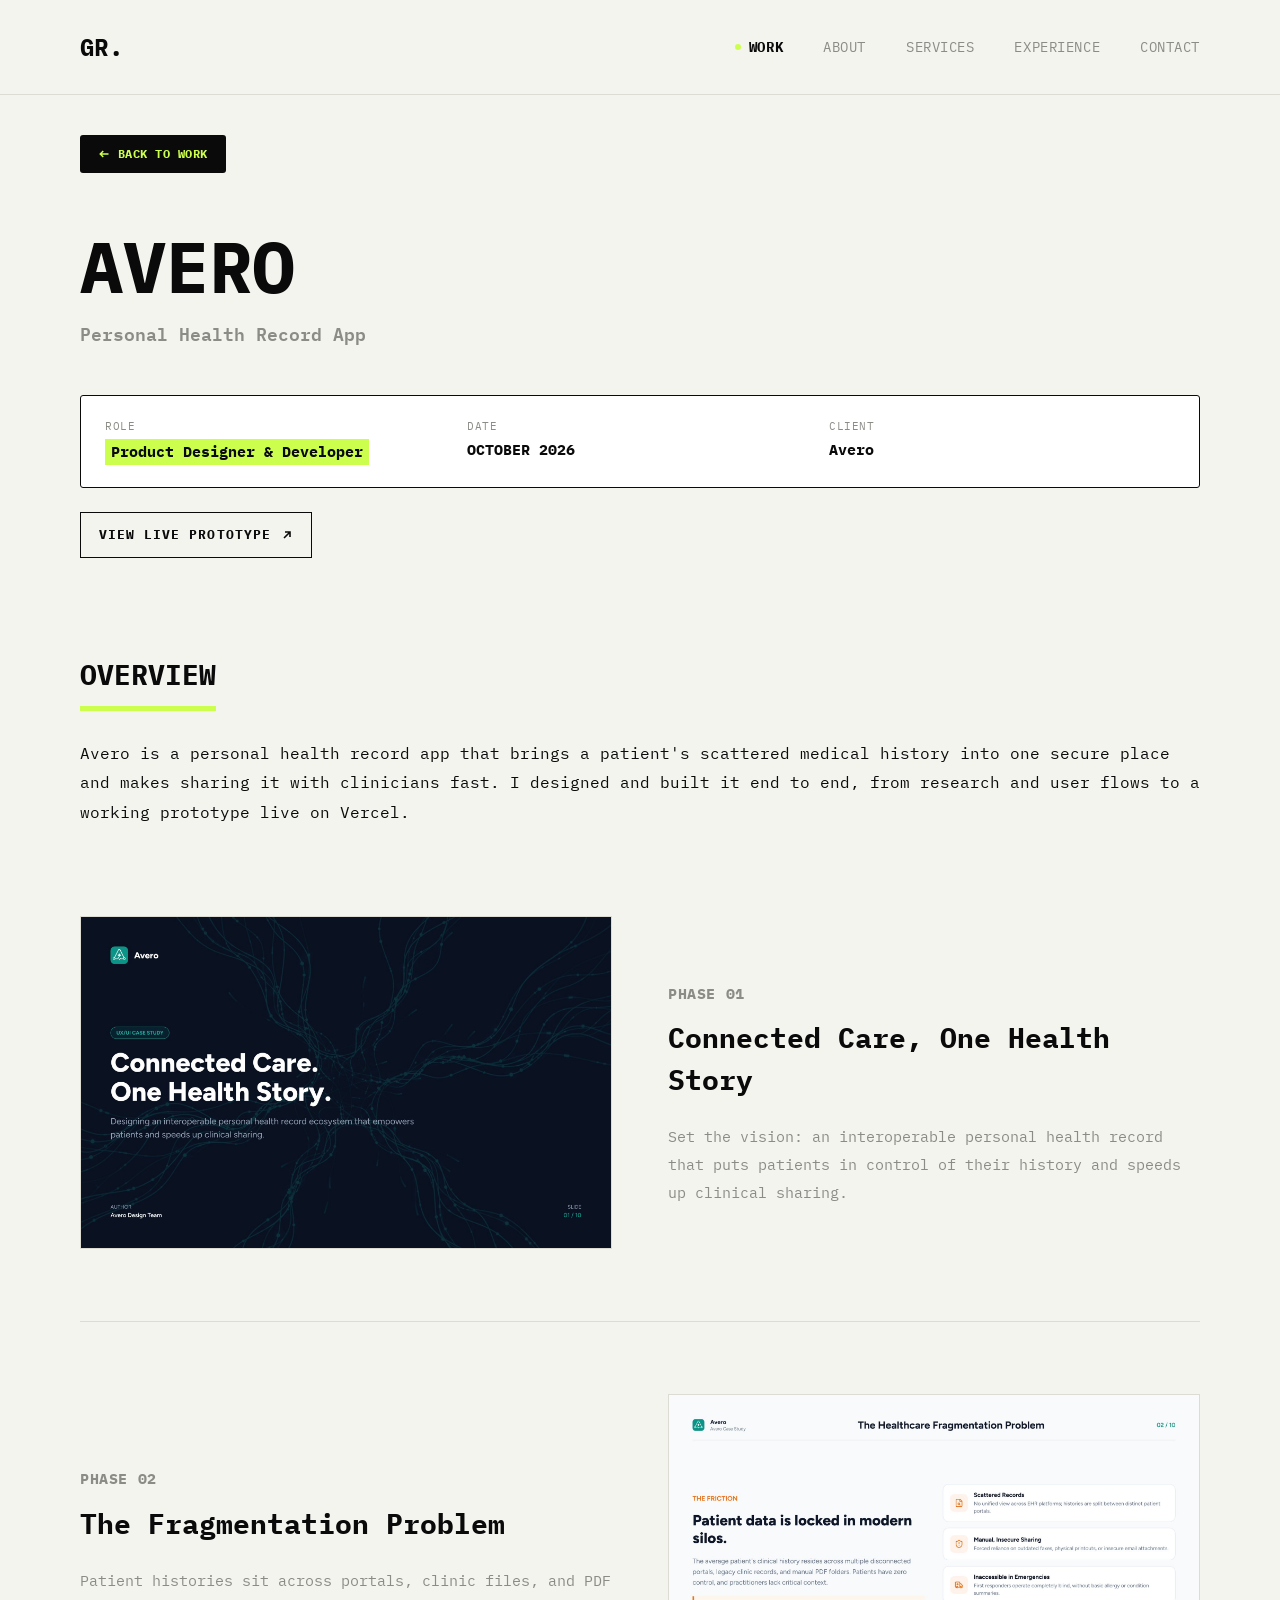
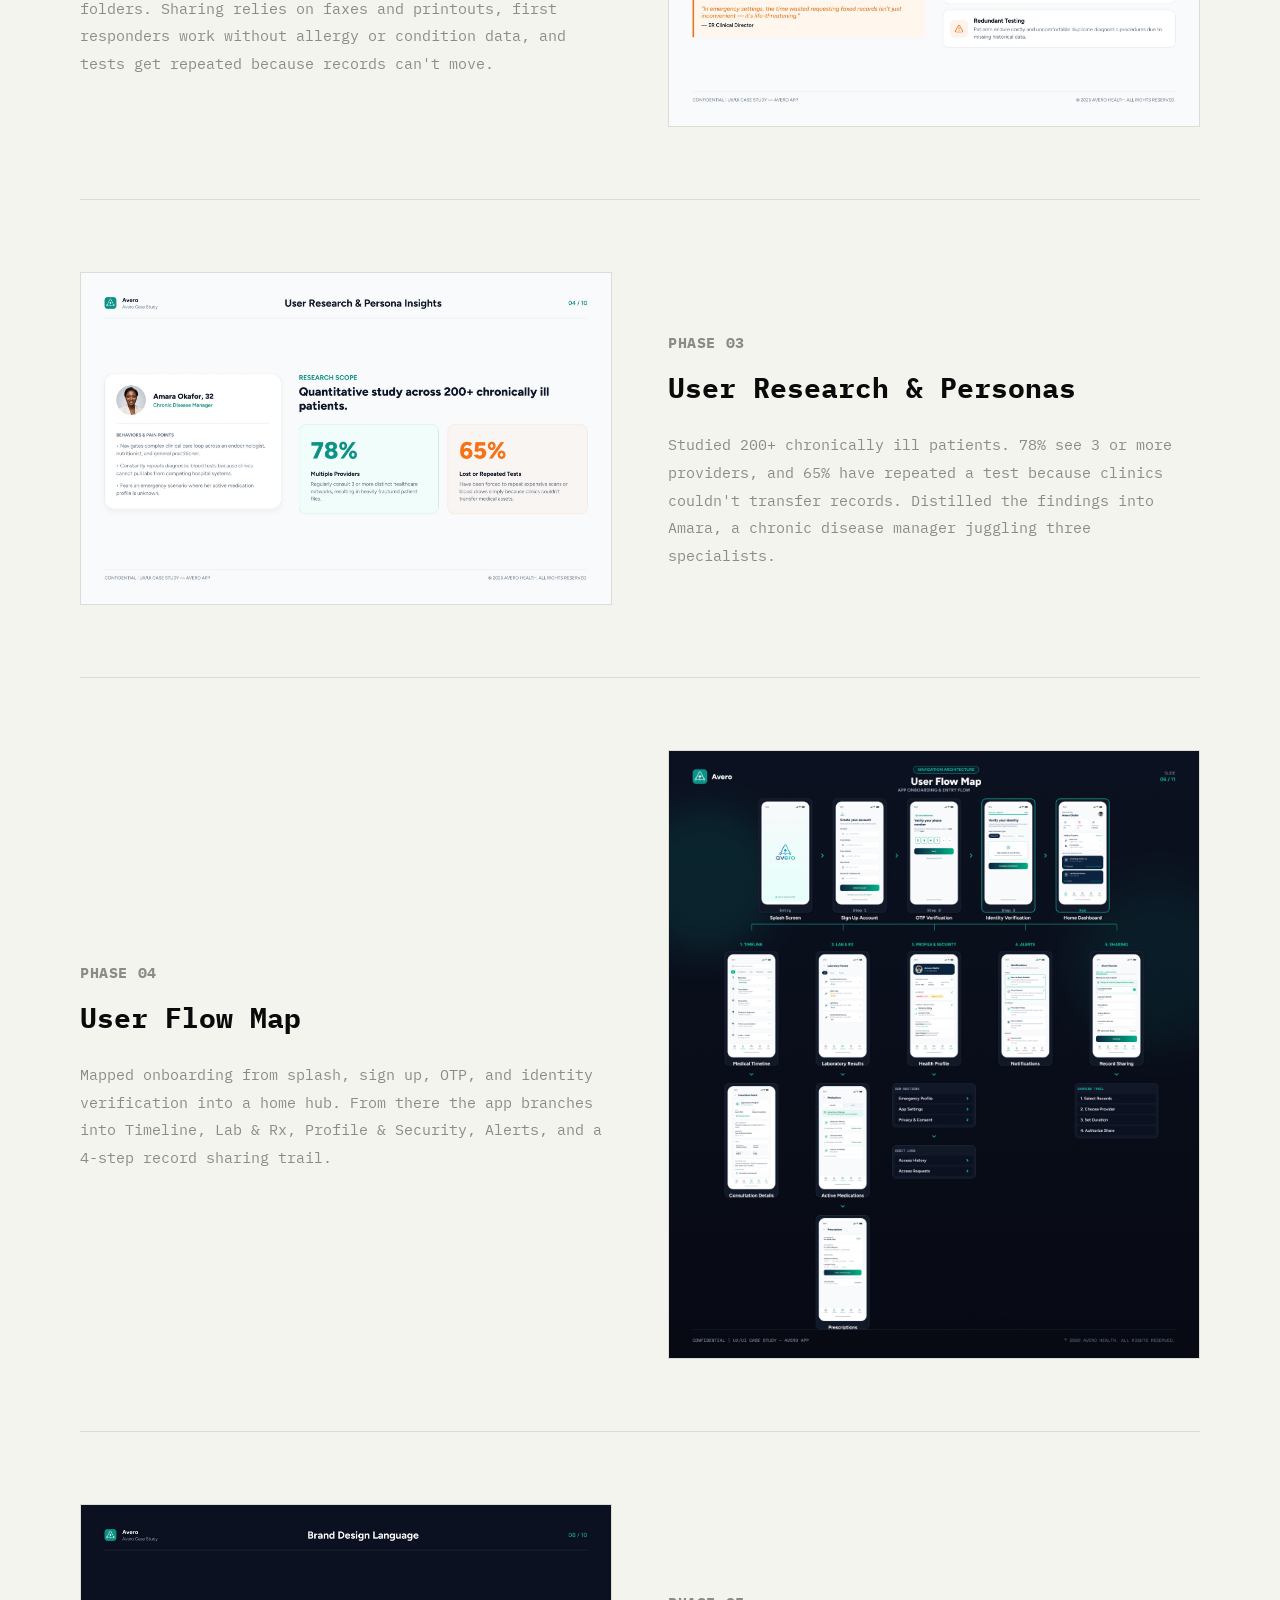
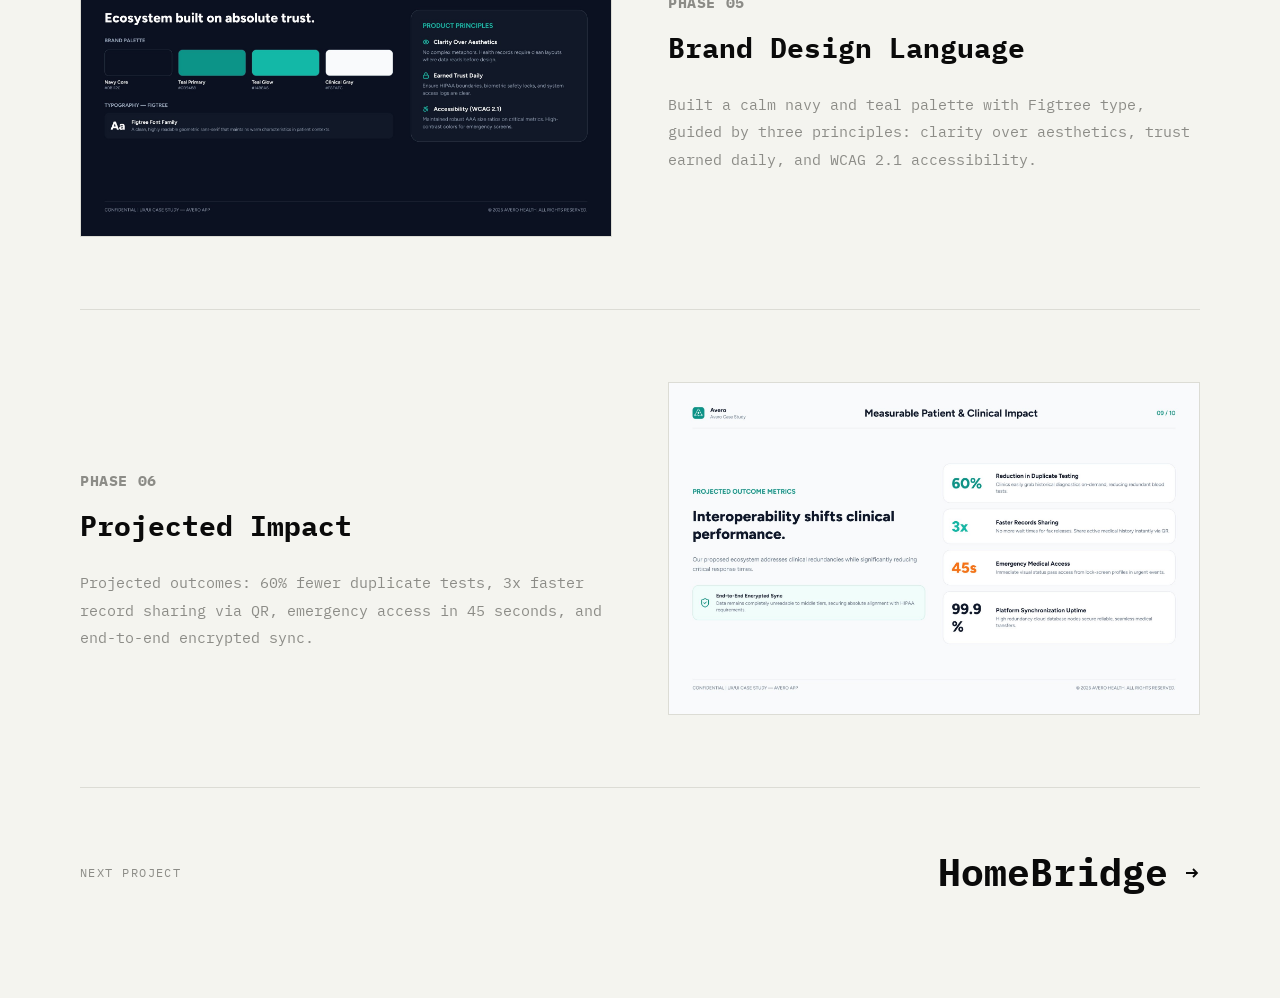
<file: work/avero/index.html>
<!doctype html>
<html lang="en">
<head>
<meta charset="utf-8">
<meta name="viewport" content="width=device-width,initial-scale=1">
<title>Avero — Case Study — Gospel Robert</title>
<meta name="description" content="Avero is a personal health record app that brings a patient&#x27;s scattered medical history into one secure place and makes sharing it with clinicians fast. I ">
<meta property="og:title" content="Avero — Case Study — Gospel Robert">
<meta property="og:description" content="Avero is a personal health record app that brings a patient&#x27;s scattered medical history into one secure place and makes sharing it with clinicians fast. I ">
<meta property="og:image" content="/assets/gospel.jpg">
<meta name="theme-color" content="#F4F4EF">
<link rel="icon" href="/assets/favicon.svg" type="image/svg+xml">
<link rel="preconnect" href="https://fonts.googleapis.com">
<link rel="preconnect" href="https://fonts.gstatic.com" crossorigin>
<link href="https://fonts.googleapis.com/css2?family=IBM+Plex+Mono:ital,wght@0,300;0,400;0,500;0,600;0,700;1,400&family=IBM+Plex+Sans:wght@400;500;600&display=swap" rel="stylesheet">
<link rel="stylesheet" href="/assets/style.css">
<script>document.documentElement.classList.add("js")</script>
</head>
<body class="m-darkbody">
<header class="nav m-darknav">
  <div class="wrap">
    <a href="/" class="logo" aria-label="Gospel Robert home">GR.</a>
    <button class="burger" aria-label="Menu" aria-expanded="false"><span></span><span></span><span></span></button>
    <nav class="nav-links"><a href="/work/" class="active">Work</a><a href="/about/">About</a><a href="/services/">Services</a><a href="/experience/">Experience</a><a href="/contact/">Contact</a></nav>
  </div>
</header>
<main class="dark-sec m-only"><div class="wrap m-page m-cs">
  <a href="/work/" class="m-back"><svg width="12" height="12" viewBox="0 0 16 16" fill="none" aria-hidden="true"><path d="M14 8H3M7 4L3 8l4 4" stroke="currentColor" stroke-width="2"/></svg> BACK TO WORK</a>
  <h1>AVERO</h1>
  <p class="m-cs-sub">Personal Health Record App</p>
  <p class="m-cs-meta"><span class="m-badge">PRODUCT DESIGNER &AMP; DEVELOPER</span><span>| OCT 2026</span></p>
  <a class="m-live" href="https://averohealth.vercel.app" target="_blank" rel="noopener">VIEW LIVE PROTOTYPE <svg width="12" height="12" viewBox="0 0 12 12" fill="none" aria-hidden="true"><path d="M3 9L9 3M4 3h5v5" stroke="currentColor" stroke-width="1.6"/></svg></a>
  <h2 class="m-cs-ov">OVERVIEW</h2>
  <p class="m-cs-ovp">Avero is a personal health record app that brings a patient&#x27;s scattered medical history into one secure place and makes sharing it with clinicians fast. I designed and built it end to end, from research and user flows to a working prototype live on Vercel.</p>
  <div class="m-phases"><section class="m-phase"><button class="shot has-img zoom" data-full="/assets/avero/phase-1.jpg" aria-label="Enlarge Connected Care, One Health Story"><img src="/assets/avero/phase-1.jpg" alt="Connected Care, One Health Story" loading="lazy"></button><p class="m-phase-k">PHASE 01</p><h3>Connected Care, One Health Story</h3><p>Set the vision: an interoperable personal health record that puts patients in control of their history and speeds up clinical sharing.</p></section><section class="m-phase"><button class="shot has-img zoom" data-full="/assets/avero/phase-2.jpg" aria-label="Enlarge The Fragmentation Problem"><img src="/assets/avero/phase-2.jpg" alt="The Fragmentation Problem" loading="lazy"></button><p class="m-phase-k">PHASE 02</p><h3>The Fragmentation Problem</h3><p>Patient histories sit across portals, clinic files, and PDF folders. Sharing relies on faxes and printouts, first responders work without allergy or condition data, and tests get repeated because records can&#x27;t move.</p></section><section class="m-phase"><button class="shot has-img zoom" data-full="/assets/avero/phase-3.jpg" aria-label="Enlarge User Research &amp; Personas"><img src="/assets/avero/phase-3.jpg" alt="User Research &amp; Personas" loading="lazy"></button><p class="m-phase-k">PHASE 03</p><h3>User Research &amp; Personas</h3><p>Studied 200+ chronically ill patients. 78% see 3 or more providers, and 65% have repeated a test because clinics couldn&#x27;t transfer records. Distilled the findings into Amara, a chronic disease manager juggling three specialists.</p></section><section class="m-phase"><button class="shot has-img zoom" data-full="/assets/avero/phase-4.jpg" aria-label="Enlarge User Flow Map"><img src="/assets/avero/phase-4.jpg" alt="User Flow Map" loading="lazy"></button><p class="m-phase-k">PHASE 04</p><h3>User Flow Map</h3><p>Mapped onboarding from splash, sign up, OTP, and identity verification into a home hub. From there the app branches into Timeline, Lab &amp; Rx, Profile &amp; Security, Alerts, and a 4-step record sharing trail.</p></section><section class="m-phase"><button class="shot has-img zoom" data-full="/assets/avero/phase-5.jpg" aria-label="Enlarge Brand Design Language"><img src="/assets/avero/phase-5.jpg" alt="Brand Design Language" loading="lazy"></button><p class="m-phase-k">PHASE 05</p><h3>Brand Design Language</h3><p>Built a calm navy and teal palette with Figtree type, guided by three principles: clarity over aesthetics, trust earned daily, and WCAG 2.1 accessibility.</p></section><section class="m-phase"><button class="shot has-img zoom" data-full="/assets/avero/phase-6.jpg" aria-label="Enlarge Projected Impact"><img src="/assets/avero/phase-6.jpg" alt="Projected Impact" loading="lazy"></button><p class="m-phase-k">PHASE 06</p><h3>Projected Impact</h3><p>Projected outcomes: 60% fewer duplicate tests, 3x faster record sharing via QR, emergency access in 45 seconds, and end-to-end encrypted sync.</p></section></div>
  <div class="m-next"><span>NEXT PROJECT</span><a href="/work/homebridge/">HomeBridge <svg width="16" height="16" viewBox="0 0 16 16" fill="none" aria-hidden="true"><path d="M2 8h11M9 4l4 4-4 4" stroke="currentColor" stroke-width="1.8"/></svg></a></div>
</div></main>
<main class="light-sec d-only"><div class="wrap cs-top">
  <a href="/work/" class="back"><svg width="12" height="12" viewBox="0 0 16 16" fill="none" aria-hidden="true"><path d="M14 8H3M7 4L3 8l4 4" stroke="currentColor" stroke-width="2"/></svg> BACK TO WORK</a>
  <h1 class="cs-title">Avero</h1>
  <p class="cs-sub">Personal Health Record App</p>
  <div class="cs-meta">
    <div><p class="meta-k">Role</p><p class="meta-v cap"><span class="hl">Product Designer &amp; Developer</span></p></div>
    <div><p class="meta-k">Date</p><p class="meta-v">October 2026</p></div>
    <div><p class="meta-k">Client</p><p class="meta-v cap">Avero</p></div>
  </div>
  <a class="live" href="https://averohealth.vercel.app" target="_blank" rel="noopener">VIEW LIVE PROTOTYPE <svg width="12" height="12" viewBox="0 0 12 12" fill="none" aria-hidden="true"><path d="M3 9L9 3M4 3h5v5" stroke="currentColor" stroke-width="1.6"/></svg></a>
  <section class="ov reveal"><h2>OVERVIEW</h2><p>Avero is a personal health record app that brings a patient&#x27;s scattered medical history into one secure place and makes sharing it with clinicians fast. I designed and built it end to end, from research and user flows to a working prototype live on Vercel.</p></section>
  <div class="phases">
    <section class="phase">
      <button class="shot has-img zoom reveal" data-full="/assets/avero/phase-1.jpg" aria-label="Enlarge Connected Care, One Health Story"><img src="/assets/avero/phase-1.jpg" alt="Connected Care, One Health Story" loading="lazy"></button>
      <div class="phase-copy reveal"><p class="phase-k">PHASE 01</p><h3>Connected Care, One Health Story</h3><p>Set the vision: an interoperable personal health record that puts patients in control of their history and speeds up clinical sharing.</p></div>
    </section>
    <section class="phase flip">
      <button class="shot has-img zoom reveal" data-full="/assets/avero/phase-2.jpg" aria-label="Enlarge The Fragmentation Problem"><img src="/assets/avero/phase-2.jpg" alt="The Fragmentation Problem" loading="lazy"></button>
      <div class="phase-copy reveal"><p class="phase-k">PHASE 02</p><h3>The Fragmentation Problem</h3><p>Patient histories sit across portals, clinic files, and PDF folders. Sharing relies on faxes and printouts, first responders work without allergy or condition data, and tests get repeated because records can&#x27;t move.</p></div>
    </section>
    <section class="phase">
      <button class="shot has-img zoom reveal" data-full="/assets/avero/phase-3.jpg" aria-label="Enlarge User Research &amp; Personas"><img src="/assets/avero/phase-3.jpg" alt="User Research &amp; Personas" loading="lazy"></button>
      <div class="phase-copy reveal"><p class="phase-k">PHASE 03</p><h3>User Research &amp; Personas</h3><p>Studied 200+ chronically ill patients. 78% see 3 or more providers, and 65% have repeated a test because clinics couldn&#x27;t transfer records. Distilled the findings into Amara, a chronic disease manager juggling three specialists.</p></div>
    </section>
    <section class="phase flip">
      <button class="shot has-img zoom reveal" data-full="/assets/avero/phase-4.jpg" aria-label="Enlarge User Flow Map"><img src="/assets/avero/phase-4.jpg" alt="User Flow Map" loading="lazy"></button>
      <div class="phase-copy reveal"><p class="phase-k">PHASE 04</p><h3>User Flow Map</h3><p>Mapped onboarding from splash, sign up, OTP, and identity verification into a home hub. From there the app branches into Timeline, Lab &amp; Rx, Profile &amp; Security, Alerts, and a 4-step record sharing trail.</p></div>
    </section>
    <section class="phase">
      <button class="shot has-img zoom reveal" data-full="/assets/avero/phase-5.jpg" aria-label="Enlarge Brand Design Language"><img src="/assets/avero/phase-5.jpg" alt="Brand Design Language" loading="lazy"></button>
      <div class="phase-copy reveal"><p class="phase-k">PHASE 05</p><h3>Brand Design Language</h3><p>Built a calm navy and teal palette with Figtree type, guided by three principles: clarity over aesthetics, trust earned daily, and WCAG 2.1 accessibility.</p></div>
    </section>
    <section class="phase flip">
      <button class="shot has-img zoom reveal" data-full="/assets/avero/phase-6.jpg" aria-label="Enlarge Projected Impact"><img src="/assets/avero/phase-6.jpg" alt="Projected Impact" loading="lazy"></button>
      <div class="phase-copy reveal"><p class="phase-k">PHASE 06</p><h3>Projected Impact</h3><p>Projected outcomes: 60% fewer duplicate tests, 3x faster record sharing via QR, emergency access in 45 seconds, and end-to-end encrypted sync.</p></div>
    </section>
  </div>
  <div class="next"><span>NEXT PROJECT</span><a href="/work/homebridge/">HomeBridge <svg width="16" height="16" viewBox="0 0 16 16" fill="none" aria-hidden="true"><path d="M2 8h11M9 4l4 4-4 4" stroke="currentColor" stroke-width="1.8"/></svg></a></div>
</div></main>
<nav class="tabbar m-only" aria-label="Sections"><a href="/">Home</a><a href="/work/" class="active">Work</a><a href="/about/">About</a><a href="/contact/">Contact</a></nav>
<script src="/assets/main.js" defer></script>
</body>
</html>
</file>
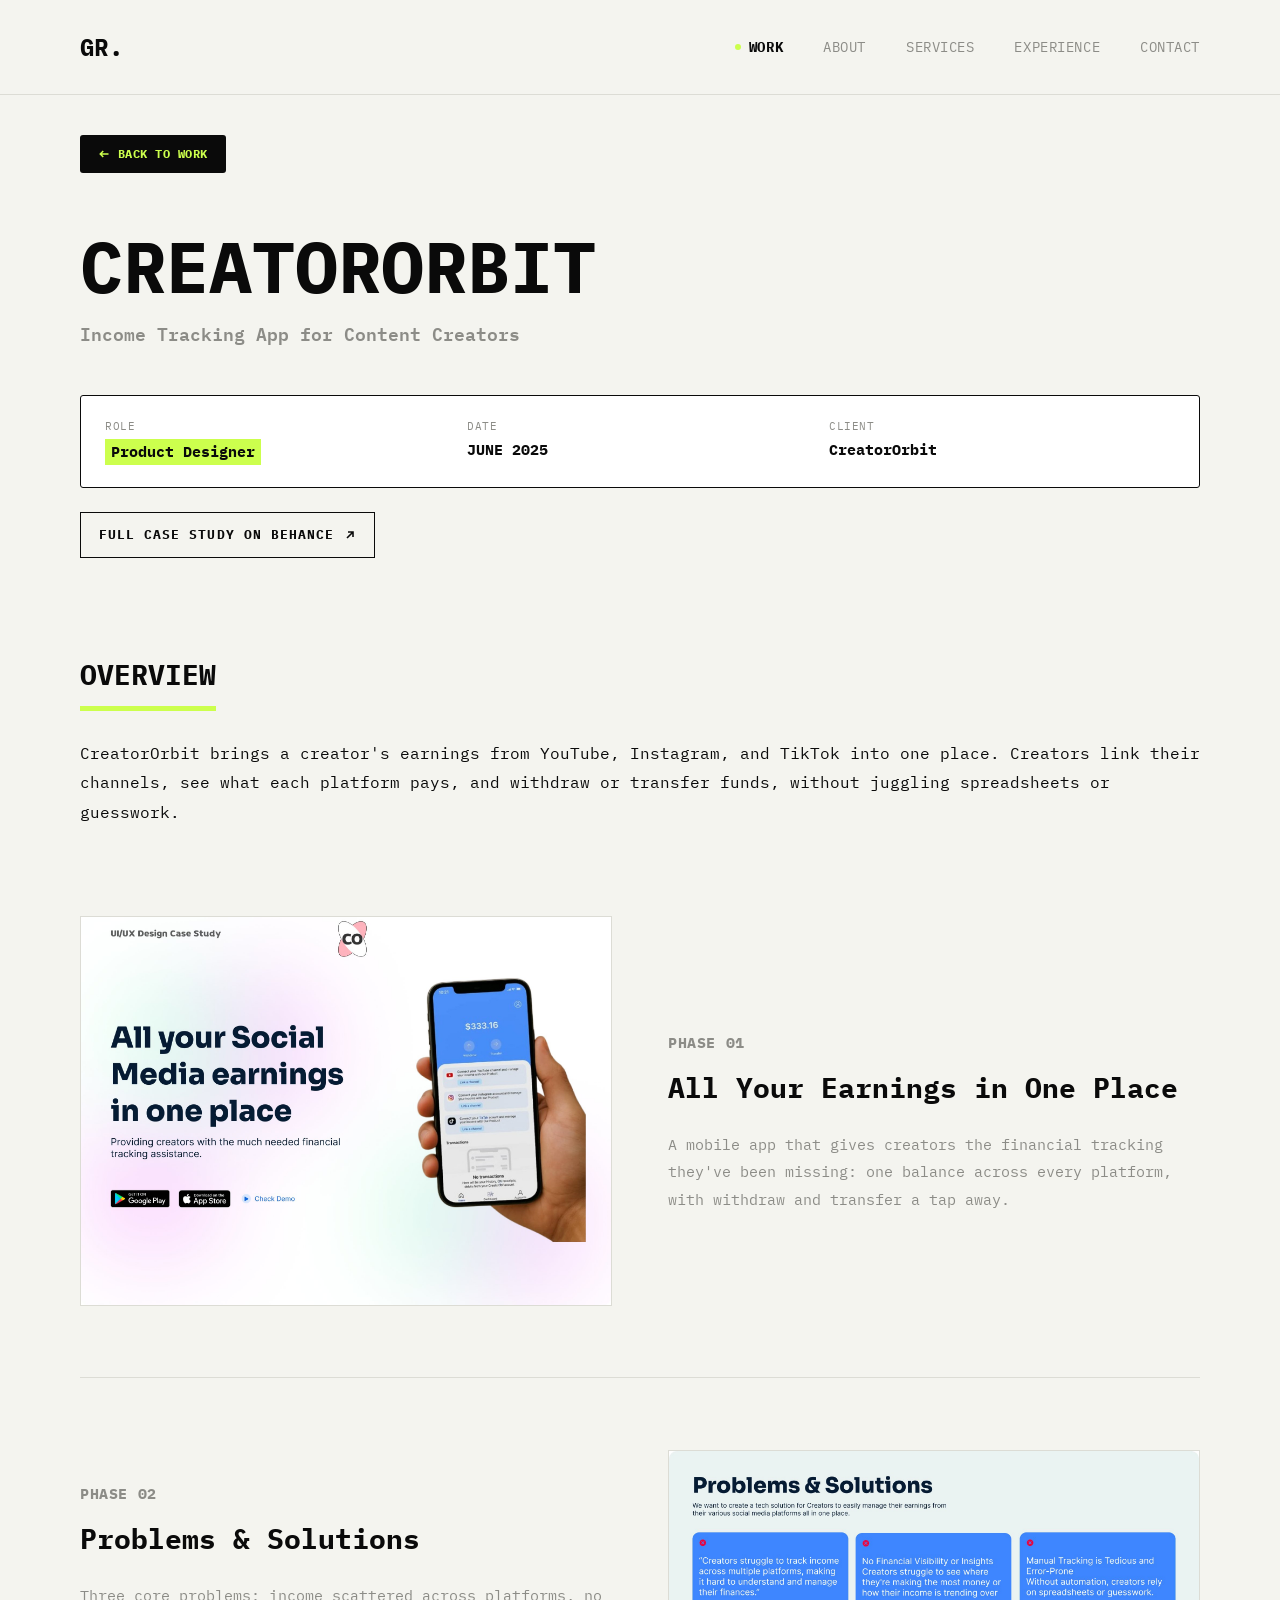
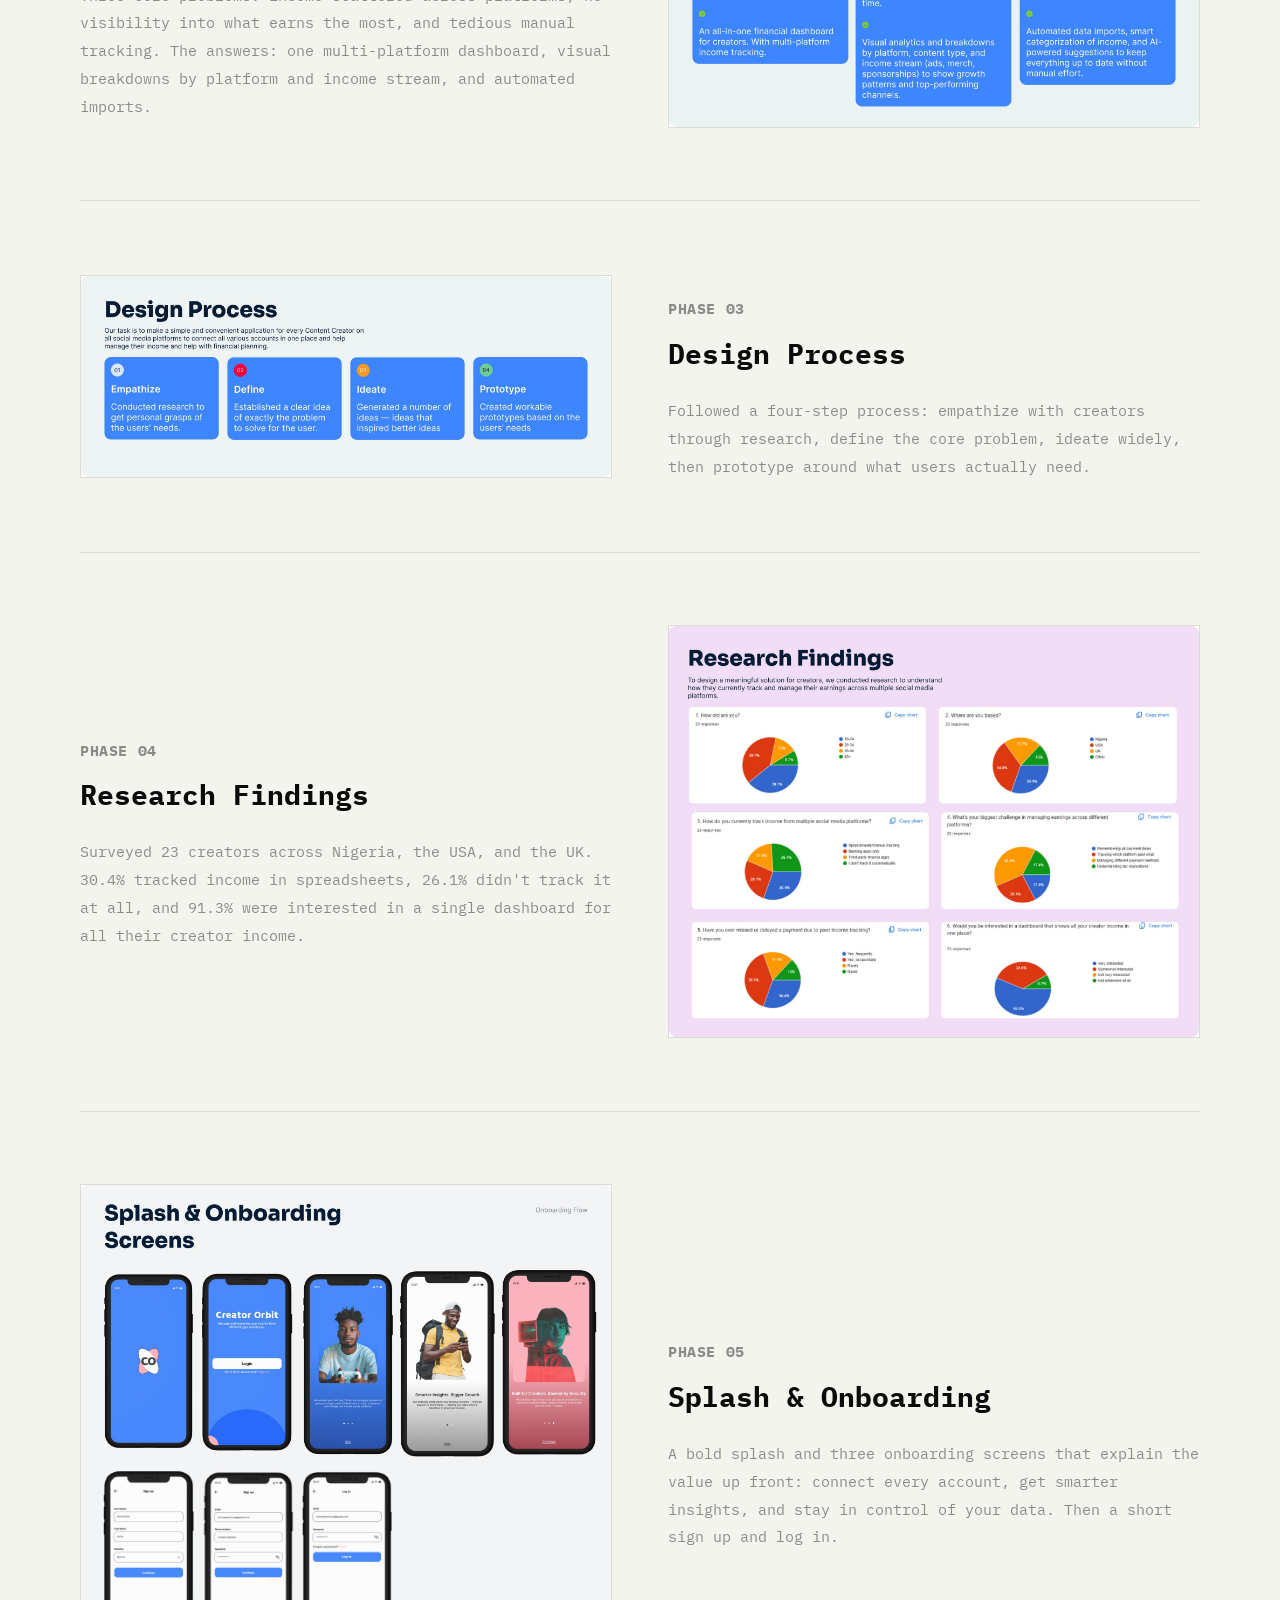
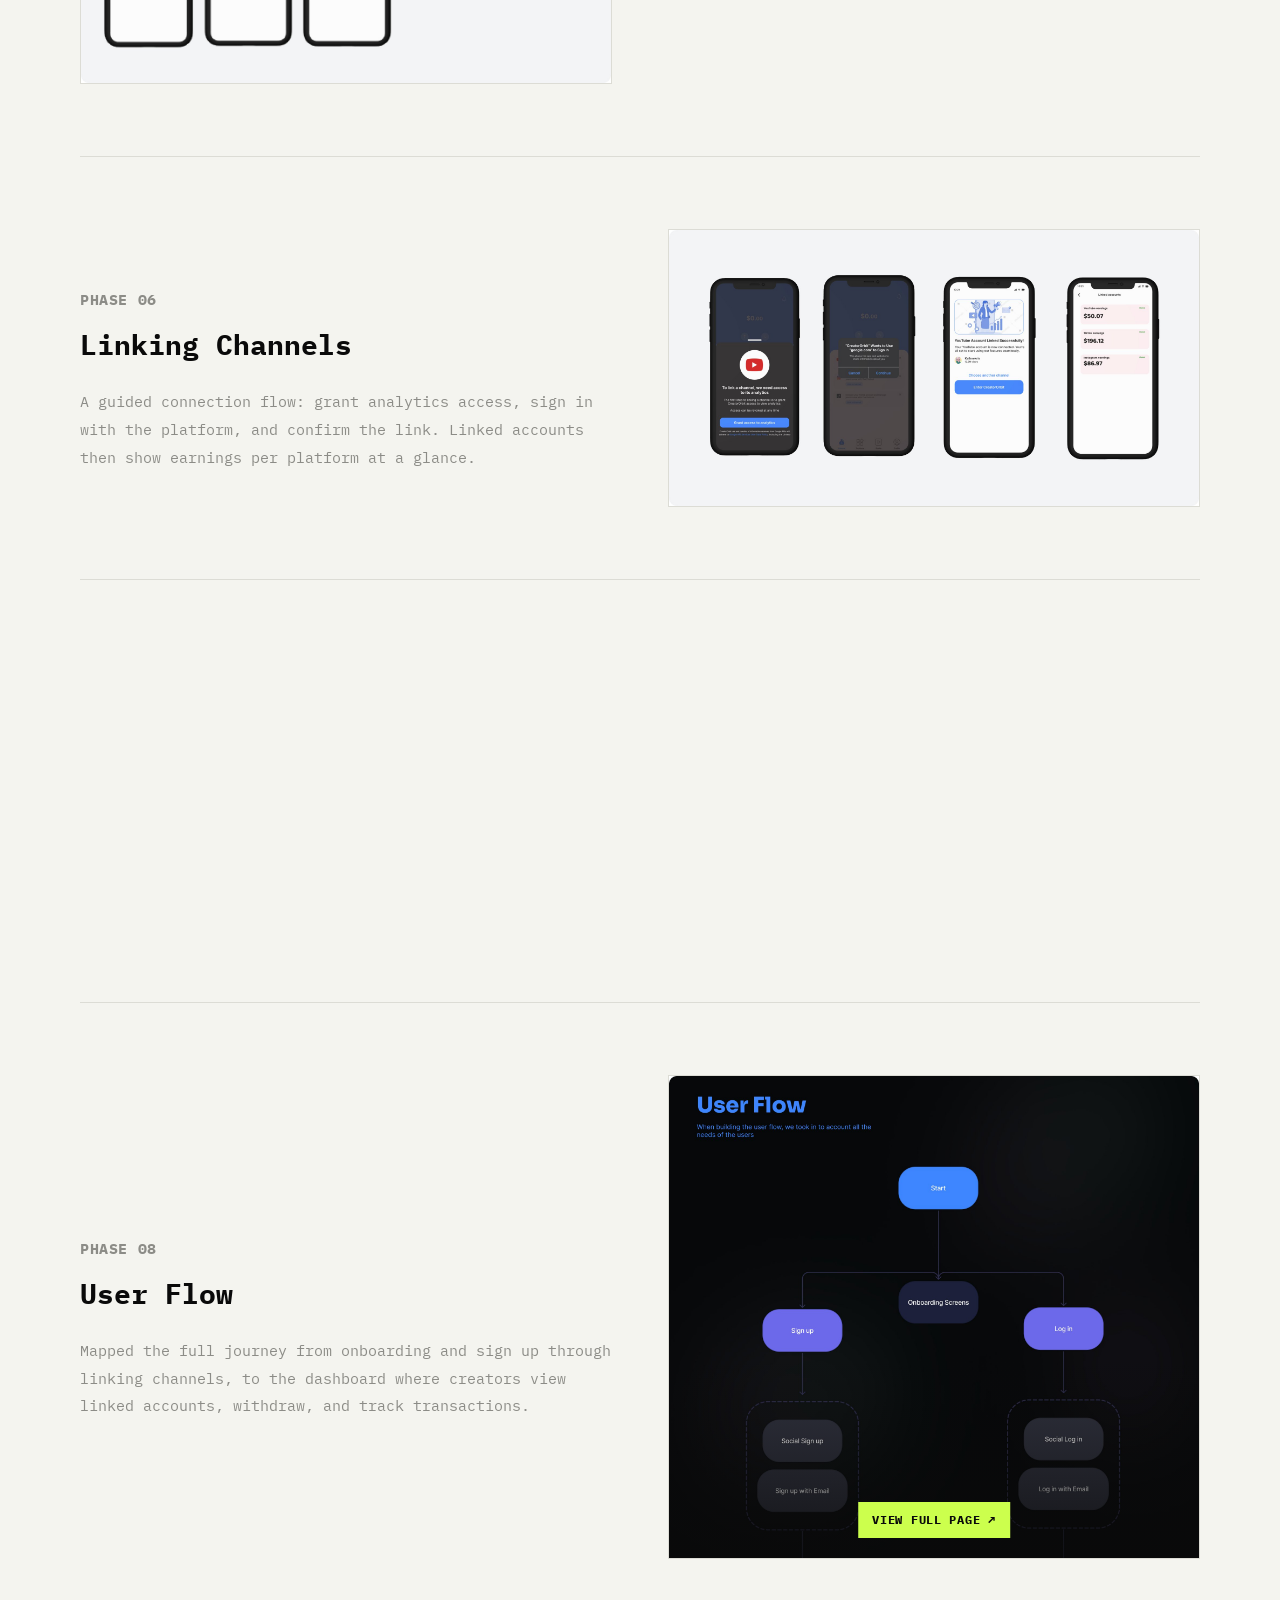
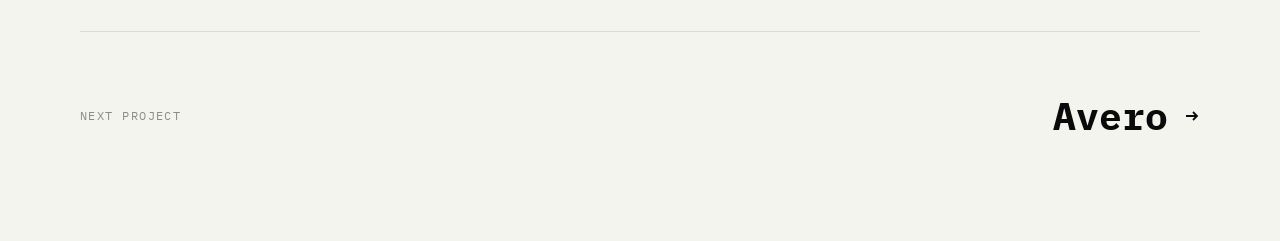
<file: work/creatororbit/index.html>
<!doctype html>
<html lang="en">
<head>
<meta charset="utf-8">
<meta name="viewport" content="width=device-width,initial-scale=1">
<title>CreatorOrbit — Case Study — Gospel Robert</title>
<meta name="description" content="CreatorOrbit brings a creator&#x27;s earnings from YouTube, Instagram, and TikTok into one place. Creators link their channels, see what each platform pays, and">
<meta property="og:title" content="CreatorOrbit — Case Study — Gospel Robert">
<meta property="og:description" content="CreatorOrbit brings a creator&#x27;s earnings from YouTube, Instagram, and TikTok into one place. Creators link their channels, see what each platform pays, and">
<meta property="og:image" content="/assets/gospel.jpg">
<meta name="theme-color" content="#F4F4EF">
<link rel="icon" href="/assets/favicon.svg" type="image/svg+xml">
<link rel="preconnect" href="https://fonts.googleapis.com">
<link rel="preconnect" href="https://fonts.gstatic.com" crossorigin>
<link href="https://fonts.googleapis.com/css2?family=IBM+Plex+Mono:ital,wght@0,300;0,400;0,500;0,600;0,700;1,400&family=IBM+Plex+Sans:wght@400;500;600&display=swap" rel="stylesheet">
<link rel="stylesheet" href="/assets/style.css">
<script>document.documentElement.classList.add("js")</script>
</head>
<body class="m-darkbody">
<header class="nav m-darknav">
  <div class="wrap">
    <a href="/" class="logo" aria-label="Gospel Robert home">GR.</a>
    <button class="burger" aria-label="Menu" aria-expanded="false"><span></span><span></span><span></span></button>
    <nav class="nav-links"><a href="/work/" class="active">Work</a><a href="/about/">About</a><a href="/services/">Services</a><a href="/experience/">Experience</a><a href="/contact/">Contact</a></nav>
  </div>
</header>
<main class="dark-sec m-only"><div class="wrap m-page m-cs">
  <a href="/work/" class="m-back"><svg width="12" height="12" viewBox="0 0 16 16" fill="none" aria-hidden="true"><path d="M14 8H3M7 4L3 8l4 4" stroke="currentColor" stroke-width="2"/></svg> BACK TO WORK</a>
  <h1>CREATORORBIT</h1>
  <p class="m-cs-sub">Income Tracking App for Content Creators</p>
  <p class="m-cs-meta"><span class="m-badge">PRODUCT DESIGNER</span><span>| JUN 2025</span></p>
  <a class="m-live" href="https://www.behance.net/gallery/227354381/CreatorOrbit-App-Case-Study" target="_blank" rel="noopener">FULL CASE STUDY ON BEHANCE <svg width="12" height="12" viewBox="0 0 12 12" fill="none" aria-hidden="true"><path d="M3 9L9 3M4 3h5v5" stroke="currentColor" stroke-width="1.6"/></svg></a>
  <h2 class="m-cs-ov">OVERVIEW</h2>
  <p class="m-cs-ovp">CreatorOrbit brings a creator&#x27;s earnings from YouTube, Instagram, and TikTok into one place. Creators link their channels, see what each platform pays, and withdraw or transfer funds, without juggling spreadsheets or guesswork.</p>
  <div class="m-phases"><section class="m-phase"><button class="shot has-img zoom" data-full="/assets/creatororbit/phase-1.jpg" aria-label="Enlarge All Your Earnings in One Place"><img src="/assets/creatororbit/phase-1.jpg" alt="All Your Earnings in One Place" loading="lazy"></button><p class="m-phase-k">PHASE 01</p><h3>All Your Earnings in One Place</h3><p>A mobile app that gives creators the financial tracking they&#x27;ve been missing: one balance across every platform, with withdraw and transfer a tap away.</p></section><section class="m-phase"><button class="shot has-img zoom" data-full="/assets/creatororbit/phase-2.jpg" aria-label="Enlarge Problems &amp; Solutions"><img src="/assets/creatororbit/phase-2.jpg" alt="Problems &amp; Solutions" loading="lazy"></button><p class="m-phase-k">PHASE 02</p><h3>Problems &amp; Solutions</h3><p>Three core problems: income scattered across platforms, no visibility into what earns the most, and tedious manual tracking. The answers: one multi-platform dashboard, visual breakdowns by platform and income stream, and automated imports.</p></section><section class="m-phase"><button class="shot has-img zoom" data-full="/assets/creatororbit/phase-3.jpg" aria-label="Enlarge Design Process"><img src="/assets/creatororbit/phase-3.jpg" alt="Design Process" loading="lazy"></button><p class="m-phase-k">PHASE 03</p><h3>Design Process</h3><p>Followed a four-step process: empathize with creators through research, define the core problem, ideate widely, then prototype around what users actually need.</p></section><section class="m-phase"><button class="shot has-img zoom" data-full="/assets/creatororbit/phase-4.jpg" aria-label="Enlarge Research Findings"><img src="/assets/creatororbit/phase-4.jpg" alt="Research Findings" loading="lazy"></button><p class="m-phase-k">PHASE 04</p><h3>Research Findings</h3><p>Surveyed 23 creators across Nigeria, the USA, and the UK. 30.4% tracked income in spreadsheets, 26.1% didn&#x27;t track it at all, and 91.3% were interested in a single dashboard for all their creator income.</p></section><section class="m-phase"><button class="shot has-img zoom" data-full="/assets/creatororbit/phase-5.jpg" aria-label="Enlarge Splash &amp; Onboarding"><img src="/assets/creatororbit/phase-5.jpg" alt="Splash &amp; Onboarding" loading="lazy"></button><p class="m-phase-k">PHASE 05</p><h3>Splash &amp; Onboarding</h3><p>A bold splash and three onboarding screens that explain the value up front: connect every account, get smarter insights, and stay in control of your data. Then a short sign up and log in.</p></section><section class="m-phase"><button class="shot has-img zoom" data-full="/assets/creatororbit/phase-6.jpg" aria-label="Enlarge Linking Channels"><img src="/assets/creatororbit/phase-6.jpg" alt="Linking Channels" loading="lazy"></button><p class="m-phase-k">PHASE 06</p><h3>Linking Channels</h3><p>A guided connection flow: grant analytics access, sign in with the platform, and confirm the link. Linked accounts then show earnings per platform at a glance.</p></section><section class="m-phase"><button class="shot has-img zoom" data-full="/assets/creatororbit/phase-7.jpg" aria-label="Enlarge Withdraw &amp; Transfer"><img src="/assets/creatororbit/phase-7.jpg" alt="Withdraw &amp; Transfer" loading="lazy"></button><p class="m-phase-k">PHASE 07</p><h3>Withdraw &amp; Transfer</h3><p>From the home balance, creators withdraw to a bank, card, e-wallet, or crypto, with clear success screens to confirm every move.</p></section><section class="m-phase"><button class="shot has-img zoom tall" data-full="/assets/creatororbit/phase-8.jpg" aria-label="Enlarge User Flow"><img src="/assets/creatororbit/phase-8.jpg" alt="User Flow" loading="lazy"><span class="full-hint">VIEW FULL PAGE ↗</span></button><p class="m-phase-k">PHASE 08</p><h3>User Flow</h3><p>Mapped the full journey from onboarding and sign up through linking channels, to the dashboard where creators view linked accounts, withdraw, and track transactions.</p></section></div>
  <div class="m-next"><span>NEXT PROJECT</span><a href="/work/avero/">Avero <svg width="16" height="16" viewBox="0 0 16 16" fill="none" aria-hidden="true"><path d="M2 8h11M9 4l4 4-4 4" stroke="currentColor" stroke-width="1.8"/></svg></a></div>
</div></main>
<main class="light-sec d-only"><div class="wrap cs-top">
  <a href="/work/" class="back"><svg width="12" height="12" viewBox="0 0 16 16" fill="none" aria-hidden="true"><path d="M14 8H3M7 4L3 8l4 4" stroke="currentColor" stroke-width="2"/></svg> BACK TO WORK</a>
  <h1 class="cs-title">CreatorOrbit</h1>
  <p class="cs-sub">Income Tracking App for Content Creators</p>
  <div class="cs-meta">
    <div><p class="meta-k">Role</p><p class="meta-v cap"><span class="hl">Product Designer</span></p></div>
    <div><p class="meta-k">Date</p><p class="meta-v">June 2025</p></div>
    <div><p class="meta-k">Client</p><p class="meta-v cap">CreatorOrbit</p></div>
  </div>
  <a class="live" href="https://www.behance.net/gallery/227354381/CreatorOrbit-App-Case-Study" target="_blank" rel="noopener">FULL CASE STUDY ON BEHANCE <svg width="12" height="12" viewBox="0 0 12 12" fill="none" aria-hidden="true"><path d="M3 9L9 3M4 3h5v5" stroke="currentColor" stroke-width="1.6"/></svg></a>
  <section class="ov reveal"><h2>OVERVIEW</h2><p>CreatorOrbit brings a creator&#x27;s earnings from YouTube, Instagram, and TikTok into one place. Creators link their channels, see what each platform pays, and withdraw or transfer funds, without juggling spreadsheets or guesswork.</p></section>
  <div class="phases">
    <section class="phase">
      <button class="shot has-img zoom reveal" data-full="/assets/creatororbit/phase-1.jpg" aria-label="Enlarge All Your Earnings in One Place"><img src="/assets/creatororbit/phase-1.jpg" alt="All Your Earnings in One Place" loading="lazy"></button>
      <div class="phase-copy reveal"><p class="phase-k">PHASE 01</p><h3>All Your Earnings in One Place</h3><p>A mobile app that gives creators the financial tracking they&#x27;ve been missing: one balance across every platform, with withdraw and transfer a tap away.</p></div>
    </section>
    <section class="phase flip">
      <button class="shot has-img zoom reveal" data-full="/assets/creatororbit/phase-2.jpg" aria-label="Enlarge Problems &amp; Solutions"><img src="/assets/creatororbit/phase-2.jpg" alt="Problems &amp; Solutions" loading="lazy"></button>
      <div class="phase-copy reveal"><p class="phase-k">PHASE 02</p><h3>Problems &amp; Solutions</h3><p>Three core problems: income scattered across platforms, no visibility into what earns the most, and tedious manual tracking. The answers: one multi-platform dashboard, visual breakdowns by platform and income stream, and automated imports.</p></div>
    </section>
    <section class="phase">
      <button class="shot has-img zoom reveal" data-full="/assets/creatororbit/phase-3.jpg" aria-label="Enlarge Design Process"><img src="/assets/creatororbit/phase-3.jpg" alt="Design Process" loading="lazy"></button>
      <div class="phase-copy reveal"><p class="phase-k">PHASE 03</p><h3>Design Process</h3><p>Followed a four-step process: empathize with creators through research, define the core problem, ideate widely, then prototype around what users actually need.</p></div>
    </section>
    <section class="phase flip">
      <button class="shot has-img zoom reveal" data-full="/assets/creatororbit/phase-4.jpg" aria-label="Enlarge Research Findings"><img src="/assets/creatororbit/phase-4.jpg" alt="Research Findings" loading="lazy"></button>
      <div class="phase-copy reveal"><p class="phase-k">PHASE 04</p><h3>Research Findings</h3><p>Surveyed 23 creators across Nigeria, the USA, and the UK. 30.4% tracked income in spreadsheets, 26.1% didn&#x27;t track it at all, and 91.3% were interested in a single dashboard for all their creator income.</p></div>
    </section>
    <section class="phase">
      <button class="shot has-img zoom reveal" data-full="/assets/creatororbit/phase-5.jpg" aria-label="Enlarge Splash &amp; Onboarding"><img src="/assets/creatororbit/phase-5.jpg" alt="Splash &amp; Onboarding" loading="lazy"></button>
      <div class="phase-copy reveal"><p class="phase-k">PHASE 05</p><h3>Splash &amp; Onboarding</h3><p>A bold splash and three onboarding screens that explain the value up front: connect every account, get smarter insights, and stay in control of your data. Then a short sign up and log in.</p></div>
    </section>
    <section class="phase flip">
      <button class="shot has-img zoom reveal" data-full="/assets/creatororbit/phase-6.jpg" aria-label="Enlarge Linking Channels"><img src="/assets/creatororbit/phase-6.jpg" alt="Linking Channels" loading="lazy"></button>
      <div class="phase-copy reveal"><p class="phase-k">PHASE 06</p><h3>Linking Channels</h3><p>A guided connection flow: grant analytics access, sign in with the platform, and confirm the link. Linked accounts then show earnings per platform at a glance.</p></div>
    </section>
    <section class="phase">
      <button class="shot has-img zoom reveal" data-full="/assets/creatororbit/phase-7.jpg" aria-label="Enlarge Withdraw &amp; Transfer"><img src="/assets/creatororbit/phase-7.jpg" alt="Withdraw &amp; Transfer" loading="lazy"></button>
      <div class="phase-copy reveal"><p class="phase-k">PHASE 07</p><h3>Withdraw &amp; Transfer</h3><p>From the home balance, creators withdraw to a bank, card, e-wallet, or crypto, with clear success screens to confirm every move.</p></div>
    </section>
    <section class="phase flip">
      <button class="shot has-img zoom tall reveal" data-full="/assets/creatororbit/phase-8.jpg" aria-label="Enlarge User Flow"><img src="/assets/creatororbit/phase-8.jpg" alt="User Flow" loading="lazy"><span class="full-hint">VIEW FULL PAGE ↗</span></button>
      <div class="phase-copy reveal"><p class="phase-k">PHASE 08</p><h3>User Flow</h3><p>Mapped the full journey from onboarding and sign up through linking channels, to the dashboard where creators view linked accounts, withdraw, and track transactions.</p></div>
    </section>
  </div>
  <div class="next"><span>NEXT PROJECT</span><a href="/work/avero/">Avero <svg width="16" height="16" viewBox="0 0 16 16" fill="none" aria-hidden="true"><path d="M2 8h11M9 4l4 4-4 4" stroke="currentColor" stroke-width="1.8"/></svg></a></div>
</div></main>
<nav class="tabbar m-only" aria-label="Sections"><a href="/">Home</a><a href="/work/" class="active">Work</a><a href="/about/">About</a><a href="/contact/">Contact</a></nav>
<script src="/assets/main.js" defer></script>
</body>
</html>
</file>
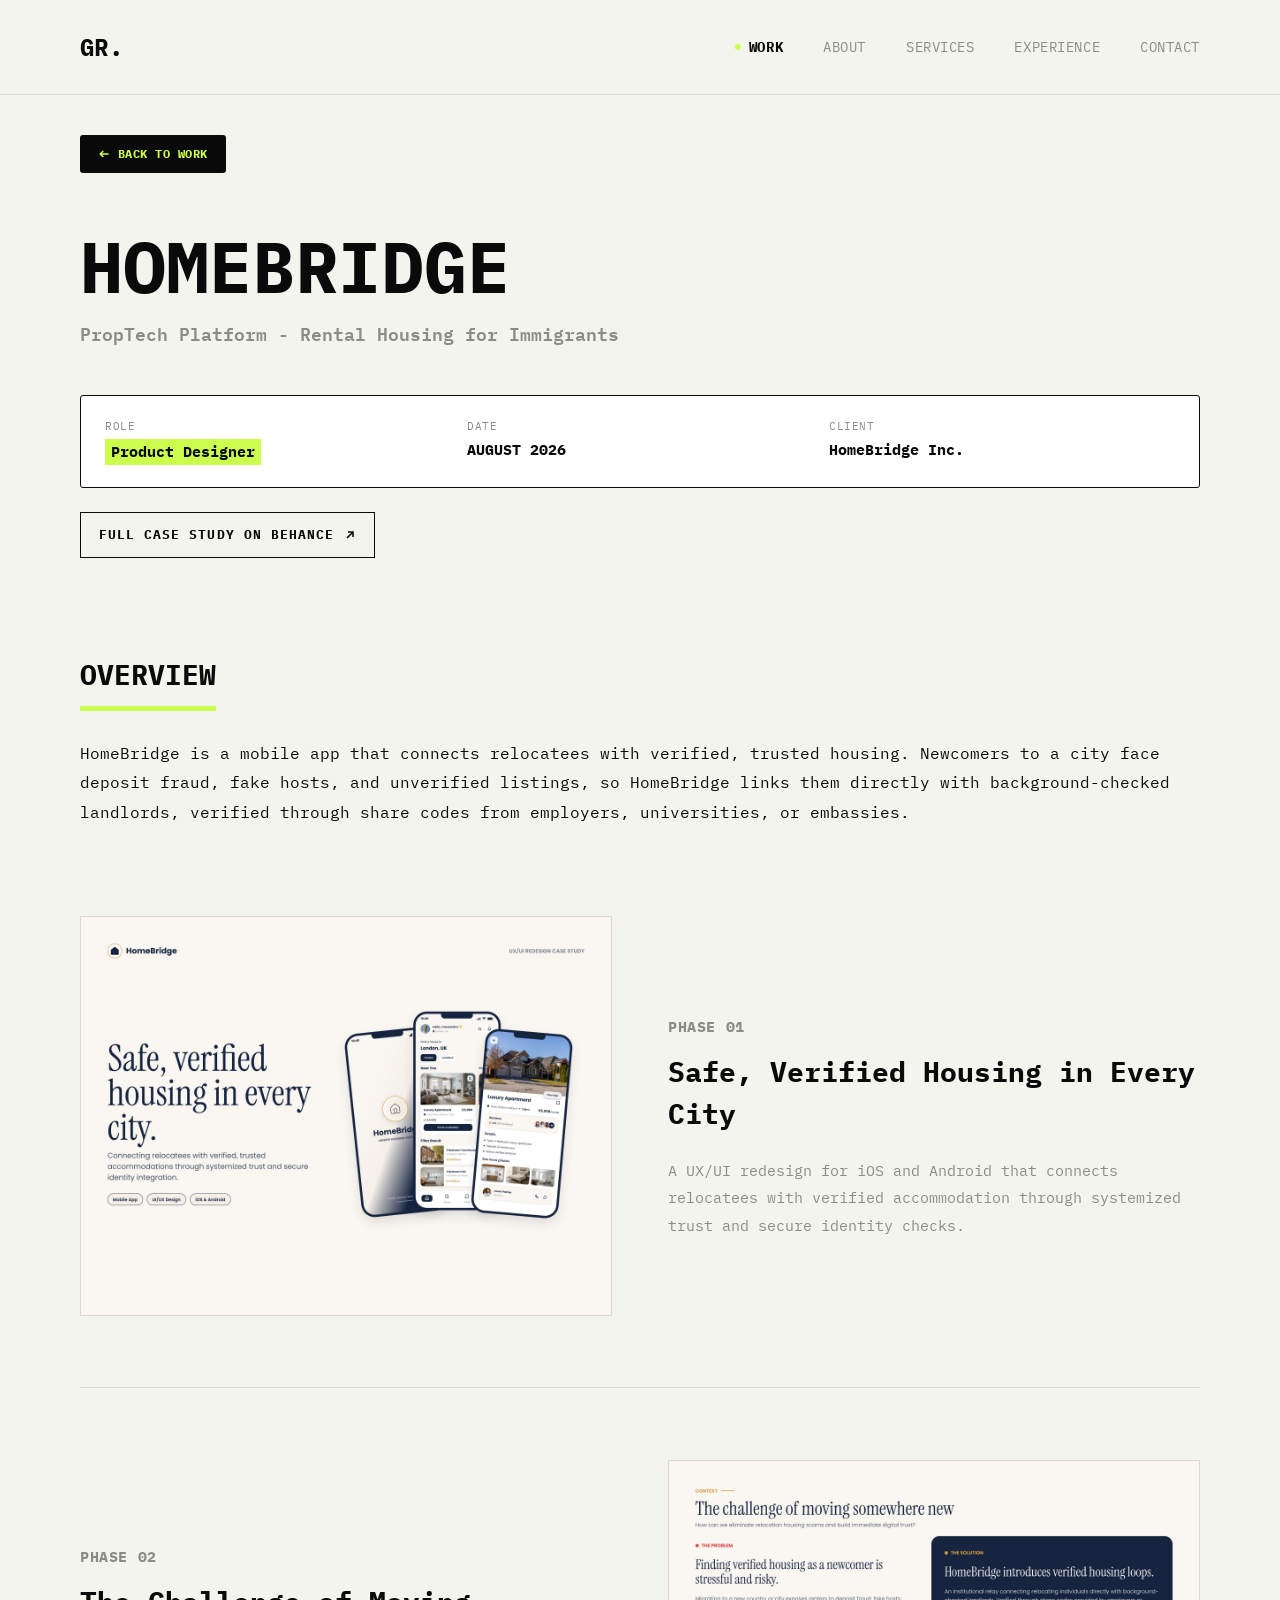
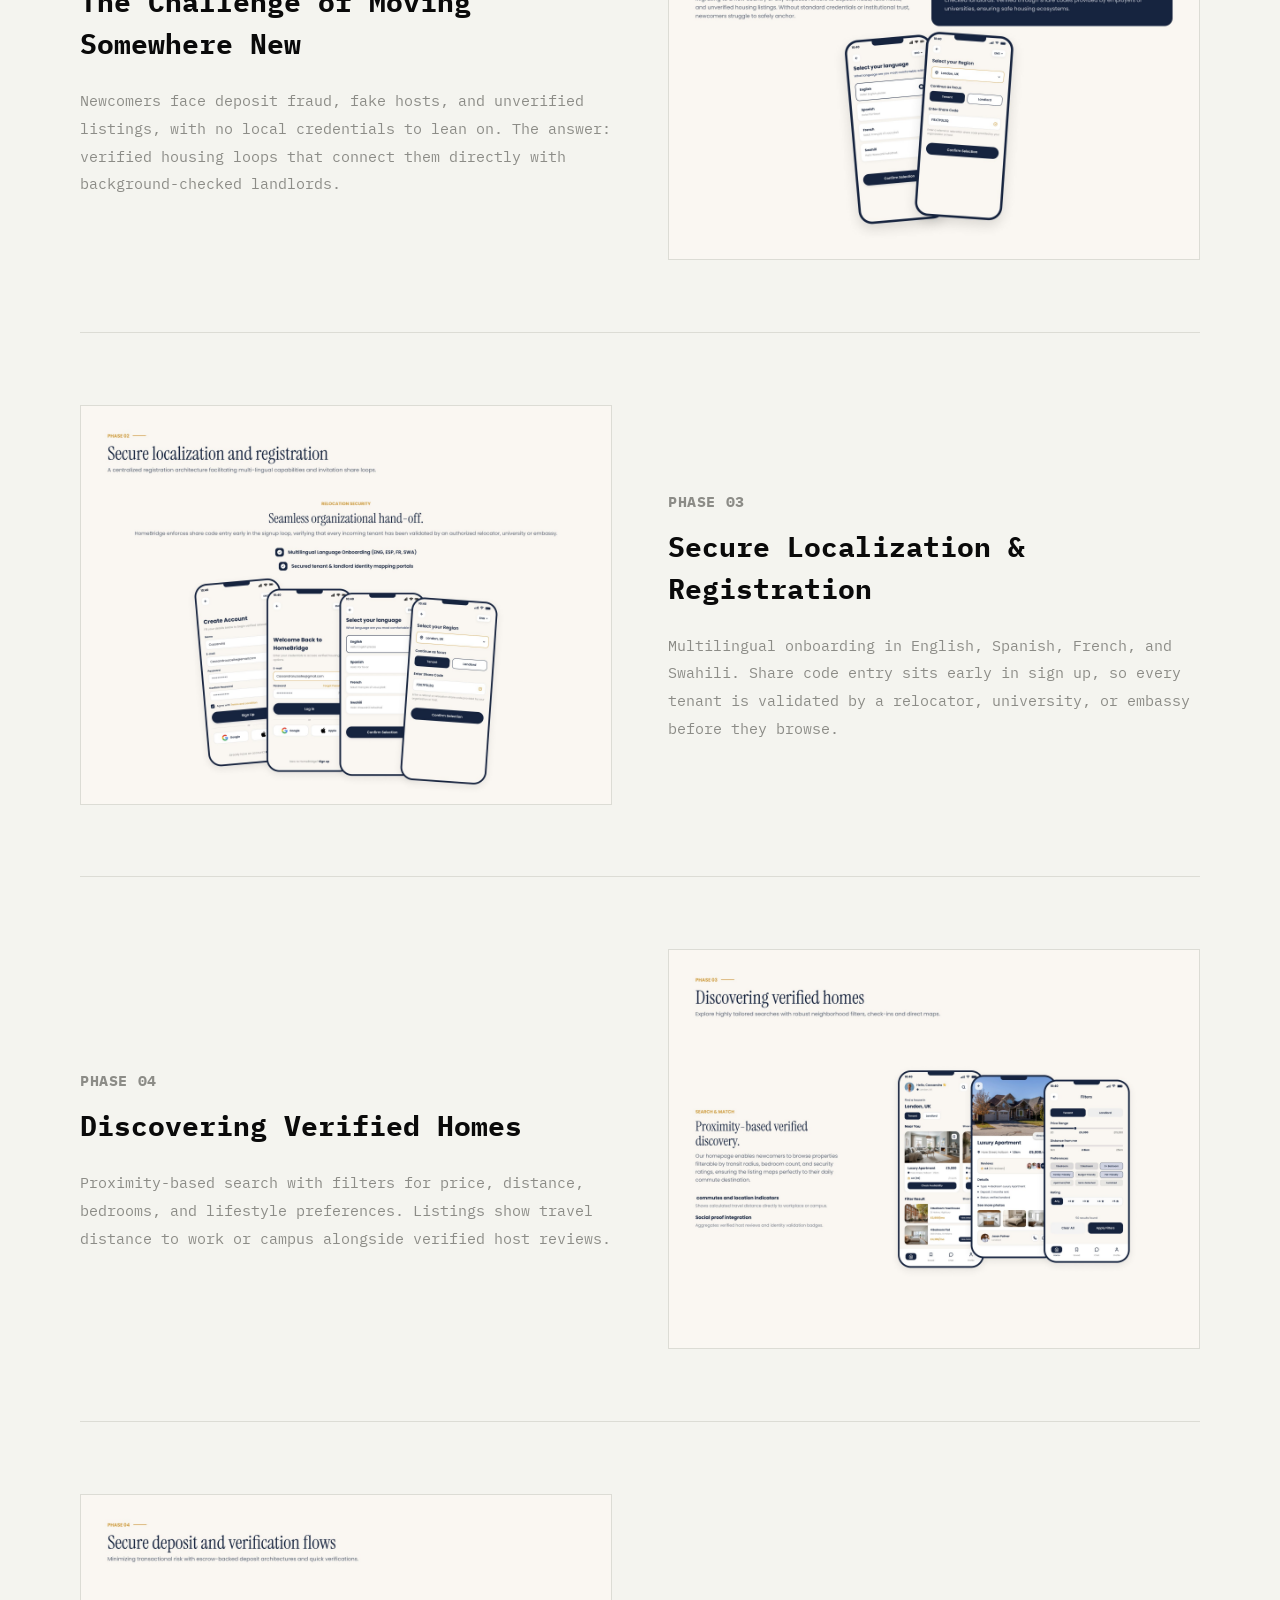
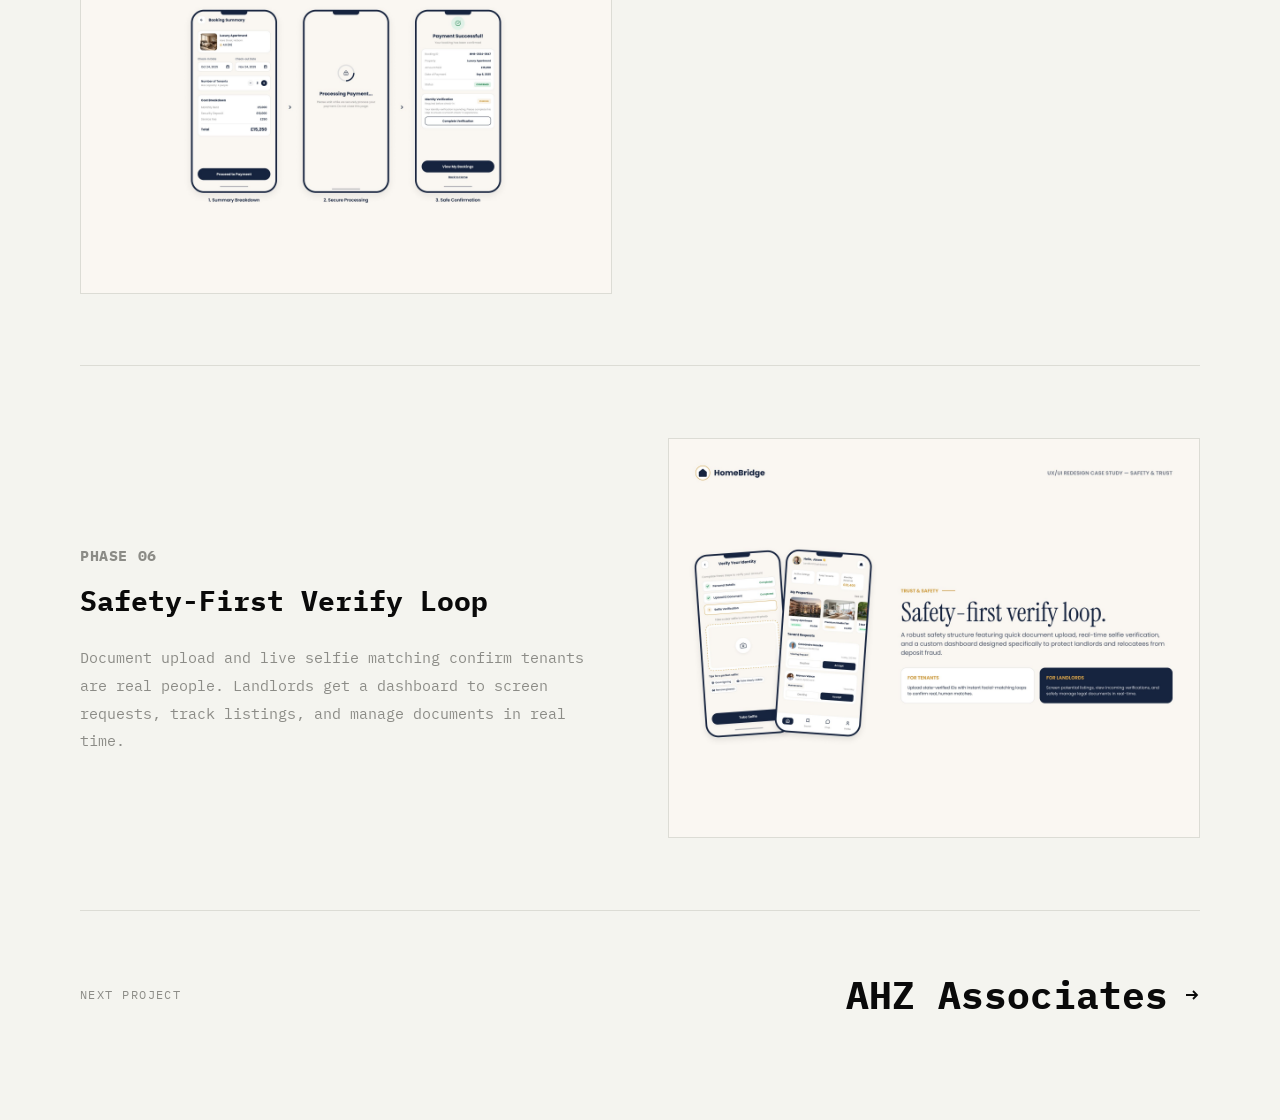
<file: work/homebridge/index.html>
<!doctype html>
<html lang="en">
<head>
<meta charset="utf-8">
<meta name="viewport" content="width=device-width,initial-scale=1">
<title>HomeBridge — Case Study — Gospel Robert</title>
<meta name="description" content="HomeBridge is a mobile app that connects relocatees with verified, trusted housing. Newcomers to a city face deposit fraud, fake hosts, and unverified list">
<meta property="og:title" content="HomeBridge — Case Study — Gospel Robert">
<meta property="og:description" content="HomeBridge is a mobile app that connects relocatees with verified, trusted housing. Newcomers to a city face deposit fraud, fake hosts, and unverified list">
<meta property="og:image" content="/assets/gospel.jpg">
<meta name="theme-color" content="#F4F4EF">
<link rel="icon" href="/assets/favicon.svg" type="image/svg+xml">
<link rel="preconnect" href="https://fonts.googleapis.com">
<link rel="preconnect" href="https://fonts.gstatic.com" crossorigin>
<link href="https://fonts.googleapis.com/css2?family=IBM+Plex+Mono:ital,wght@0,300;0,400;0,500;0,600;0,700;1,400&family=IBM+Plex+Sans:wght@400;500;600&display=swap" rel="stylesheet">
<link rel="stylesheet" href="/assets/style.css">
<script>document.documentElement.classList.add("js")</script>
</head>
<body class="m-darkbody">
<header class="nav m-darknav">
  <div class="wrap">
    <a href="/" class="logo" aria-label="Gospel Robert home">GR.</a>
    <button class="burger" aria-label="Menu" aria-expanded="false"><span></span><span></span><span></span></button>
    <nav class="nav-links"><a href="/work/" class="active">Work</a><a href="/about/">About</a><a href="/services/">Services</a><a href="/experience/">Experience</a><a href="/contact/">Contact</a></nav>
  </div>
</header>
<main class="dark-sec m-only"><div class="wrap m-page m-cs">
  <a href="/work/" class="m-back"><svg width="12" height="12" viewBox="0 0 16 16" fill="none" aria-hidden="true"><path d="M14 8H3M7 4L3 8l4 4" stroke="currentColor" stroke-width="2"/></svg> BACK TO WORK</a>
  <h1>HOMEBRIDGE</h1>
  <p class="m-cs-sub">PropTech Platform — Rental Housing for Immigrants</p>
  <p class="m-cs-meta"><span class="m-badge">PRODUCT DESIGNER</span><span>| AUG 2026</span></p>
  <a class="m-live" href="https://www.behance.net/gallery/253706799/HomeBridge-UXUI-Redesign" target="_blank" rel="noopener">FULL CASE STUDY ON BEHANCE <svg width="12" height="12" viewBox="0 0 12 12" fill="none" aria-hidden="true"><path d="M3 9L9 3M4 3h5v5" stroke="currentColor" stroke-width="1.6"/></svg></a>
  <h2 class="m-cs-ov">OVERVIEW</h2>
  <p class="m-cs-ovp">HomeBridge is a mobile app that connects relocatees with verified, trusted housing. Newcomers to a city face deposit fraud, fake hosts, and unverified listings, so HomeBridge links them directly with background-checked landlords, verified through share codes from employers, universities, or embassies.</p>
  <div class="m-phases"><section class="m-phase"><button class="shot has-img zoom" data-full="/assets/homebridge/phase-1.jpg" aria-label="Enlarge Safe, Verified Housing in Every City"><img src="/assets/homebridge/phase-1.jpg" alt="Safe, Verified Housing in Every City" loading="lazy"></button><p class="m-phase-k">PHASE 01</p><h3>Safe, Verified Housing in Every City</h3><p>A UX/UI redesign for iOS and Android that connects relocatees with verified accommodation through systemized trust and secure identity checks.</p></section><section class="m-phase"><button class="shot has-img zoom" data-full="/assets/homebridge/phase-2.jpg" aria-label="Enlarge The Challenge of Moving Somewhere New"><img src="/assets/homebridge/phase-2.jpg" alt="The Challenge of Moving Somewhere New" loading="lazy"></button><p class="m-phase-k">PHASE 02</p><h3>The Challenge of Moving Somewhere New</h3><p>Newcomers face deposit fraud, fake hosts, and unverified listings, with no local credentials to lean on. The answer: verified housing loops that connect them directly with background-checked landlords.</p></section><section class="m-phase"><button class="shot has-img zoom" data-full="/assets/homebridge/phase-3.jpg" aria-label="Enlarge Secure Localization &amp; Registration"><img src="/assets/homebridge/phase-3.jpg" alt="Secure Localization &amp; Registration" loading="lazy"></button><p class="m-phase-k">PHASE 03</p><h3>Secure Localization &amp; Registration</h3><p>Multilingual onboarding in English, Spanish, French, and Swahili. Share code entry sits early in sign up, so every tenant is validated by a relocator, university, or embassy before they browse.</p></section><section class="m-phase"><button class="shot has-img zoom" data-full="/assets/homebridge/phase-4.jpg" aria-label="Enlarge Discovering Verified Homes"><img src="/assets/homebridge/phase-4.jpg" alt="Discovering Verified Homes" loading="lazy"></button><p class="m-phase-k">PHASE 04</p><h3>Discovering Verified Homes</h3><p>Proximity-based search with filters for price, distance, bedrooms, and lifestyle preferences. Listings show travel distance to work or campus alongside verified host reviews.</p></section><section class="m-phase"><button class="shot has-img zoom" data-full="/assets/homebridge/phase-5.jpg" aria-label="Enlarge Secure Deposit &amp; Verification Flows"><img src="/assets/homebridge/phase-5.jpg" alt="Secure Deposit &amp; Verification Flows" loading="lazy"></button><p class="m-phase-k">PHASE 05</p><h3>Secure Deposit &amp; Verification Flows</h3><p>A three-step booking flow: summary breakdown, secure processing, and safe confirmation. Deposits stay protected and identity checks are flagged before check-in.</p></section><section class="m-phase"><button class="shot has-img zoom" data-full="/assets/homebridge/phase-6.jpg" aria-label="Enlarge Safety-First Verify Loop"><img src="/assets/homebridge/phase-6.jpg" alt="Safety-First Verify Loop" loading="lazy"></button><p class="m-phase-k">PHASE 06</p><h3>Safety-First Verify Loop</h3><p>Document upload and live selfie matching confirm tenants are real people. Landlords get a dashboard to screen requests, track listings, and manage documents in real time.</p></section></div>
  <div class="m-next"><span>NEXT PROJECT</span><a href="/work/ahz-associates/">AHZ Associates <svg width="16" height="16" viewBox="0 0 16 16" fill="none" aria-hidden="true"><path d="M2 8h11M9 4l4 4-4 4" stroke="currentColor" stroke-width="1.8"/></svg></a></div>
</div></main>
<main class="light-sec d-only"><div class="wrap cs-top">
  <a href="/work/" class="back"><svg width="12" height="12" viewBox="0 0 16 16" fill="none" aria-hidden="true"><path d="M14 8H3M7 4L3 8l4 4" stroke="currentColor" stroke-width="2"/></svg> BACK TO WORK</a>
  <h1 class="cs-title">HomeBridge</h1>
  <p class="cs-sub">PropTech Platform - Rental Housing for Immigrants</p>
  <div class="cs-meta">
    <div><p class="meta-k">Role</p><p class="meta-v cap"><span class="hl">Product Designer</span></p></div>
    <div><p class="meta-k">Date</p><p class="meta-v">August 2026</p></div>
    <div><p class="meta-k">Client</p><p class="meta-v cap">HomeBridge Inc.</p></div>
  </div>
  <a class="live" href="https://www.behance.net/gallery/253706799/HomeBridge-UXUI-Redesign" target="_blank" rel="noopener">FULL CASE STUDY ON BEHANCE <svg width="12" height="12" viewBox="0 0 12 12" fill="none" aria-hidden="true"><path d="M3 9L9 3M4 3h5v5" stroke="currentColor" stroke-width="1.6"/></svg></a>
  <section class="ov reveal"><h2>OVERVIEW</h2><p>HomeBridge is a mobile app that connects relocatees with verified, trusted housing. Newcomers to a city face deposit fraud, fake hosts, and unverified listings, so HomeBridge links them directly with background-checked landlords, verified through share codes from employers, universities, or embassies.</p></section>
  <div class="phases">
    <section class="phase">
      <button class="shot has-img zoom reveal" data-full="/assets/homebridge/phase-1.jpg" aria-label="Enlarge Safe, Verified Housing in Every City"><img src="/assets/homebridge/phase-1.jpg" alt="Safe, Verified Housing in Every City" loading="lazy"></button>
      <div class="phase-copy reveal"><p class="phase-k">PHASE 01</p><h3>Safe, Verified Housing in Every City</h3><p>A UX/UI redesign for iOS and Android that connects relocatees with verified accommodation through systemized trust and secure identity checks.</p></div>
    </section>
    <section class="phase flip">
      <button class="shot has-img zoom reveal" data-full="/assets/homebridge/phase-2.jpg" aria-label="Enlarge The Challenge of Moving Somewhere New"><img src="/assets/homebridge/phase-2.jpg" alt="The Challenge of Moving Somewhere New" loading="lazy"></button>
      <div class="phase-copy reveal"><p class="phase-k">PHASE 02</p><h3>The Challenge of Moving Somewhere New</h3><p>Newcomers face deposit fraud, fake hosts, and unverified listings, with no local credentials to lean on. The answer: verified housing loops that connect them directly with background-checked landlords.</p></div>
    </section>
    <section class="phase">
      <button class="shot has-img zoom reveal" data-full="/assets/homebridge/phase-3.jpg" aria-label="Enlarge Secure Localization &amp; Registration"><img src="/assets/homebridge/phase-3.jpg" alt="Secure Localization &amp; Registration" loading="lazy"></button>
      <div class="phase-copy reveal"><p class="phase-k">PHASE 03</p><h3>Secure Localization &amp; Registration</h3><p>Multilingual onboarding in English, Spanish, French, and Swahili. Share code entry sits early in sign up, so every tenant is validated by a relocator, university, or embassy before they browse.</p></div>
    </section>
    <section class="phase flip">
      <button class="shot has-img zoom reveal" data-full="/assets/homebridge/phase-4.jpg" aria-label="Enlarge Discovering Verified Homes"><img src="/assets/homebridge/phase-4.jpg" alt="Discovering Verified Homes" loading="lazy"></button>
      <div class="phase-copy reveal"><p class="phase-k">PHASE 04</p><h3>Discovering Verified Homes</h3><p>Proximity-based search with filters for price, distance, bedrooms, and lifestyle preferences. Listings show travel distance to work or campus alongside verified host reviews.</p></div>
    </section>
    <section class="phase">
      <button class="shot has-img zoom reveal" data-full="/assets/homebridge/phase-5.jpg" aria-label="Enlarge Secure Deposit &amp; Verification Flows"><img src="/assets/homebridge/phase-5.jpg" alt="Secure Deposit &amp; Verification Flows" loading="lazy"></button>
      <div class="phase-copy reveal"><p class="phase-k">PHASE 05</p><h3>Secure Deposit &amp; Verification Flows</h3><p>A three-step booking flow: summary breakdown, secure processing, and safe confirmation. Deposits stay protected and identity checks are flagged before check-in.</p></div>
    </section>
    <section class="phase flip">
      <button class="shot has-img zoom reveal" data-full="/assets/homebridge/phase-6.jpg" aria-label="Enlarge Safety-First Verify Loop"><img src="/assets/homebridge/phase-6.jpg" alt="Safety-First Verify Loop" loading="lazy"></button>
      <div class="phase-copy reveal"><p class="phase-k">PHASE 06</p><h3>Safety-First Verify Loop</h3><p>Document upload and live selfie matching confirm tenants are real people. Landlords get a dashboard to screen requests, track listings, and manage documents in real time.</p></div>
    </section>
  </div>
  <div class="next"><span>NEXT PROJECT</span><a href="/work/ahz-associates/">AHZ Associates <svg width="16" height="16" viewBox="0 0 16 16" fill="none" aria-hidden="true"><path d="M2 8h11M9 4l4 4-4 4" stroke="currentColor" stroke-width="1.8"/></svg></a></div>
</div></main>
<nav class="tabbar m-only" aria-label="Sections"><a href="/">Home</a><a href="/work/" class="active">Work</a><a href="/about/">About</a><a href="/contact/">Contact</a></nav>
<script src="/assets/main.js" defer></script>
</body>
</html>
</file>
<file: assets/style.css>
/* ===== Gospel Robert — portfolio ===== */
:root{
  --ink:#0A0A0A;
  --panel:#121212;
  --paper:#F4F4EF;
  --white:#FFFFFF;
  --lime:#CCFF4D;
  --muted:#8C8C87;
  --muted-dark:#8A8A8A;
  --line:#DCDCD5;
  --line-dark:#262626;
  --pad:80px;
  --font:"IBM Plex Mono",ui-monospace,SFMono-Regular,Menlo,monospace;
}
*{box-sizing:border-box;margin:0;padding:0}
html{scroll-behavior:smooth;-webkit-text-size-adjust:100%}
body{font-family:var(--font);background:var(--paper);color:var(--ink);line-height:1.5;-webkit-font-smoothing:antialiased}
body.dark{background:var(--ink);color:var(--white)}
img{display:block;max-width:100%}
a{color:inherit;text-decoration:none}
ul{list-style:none}
.wrap{max-width:1440px;margin:0 auto;padding:0 var(--pad)}
.dark-sec{background:var(--ink);color:var(--white)}
.light-sec{background:var(--paper);color:var(--ink)}

/* ---------- NAV ---------- */
.nav{position:sticky;top:0;z-index:50;border-bottom:1px solid var(--line);background:var(--paper)}
.nav.is-dark{background:var(--ink);border-color:var(--line-dark);color:var(--white)}
.nav .wrap{height:94px;display:flex;align-items:center;justify-content:space-between}
.logo{font-weight:700;font-size:24px;letter-spacing:.02em}
.nav.is-dark .logo{color:var(--lime)}
.nav-links{display:flex;gap:40px}
.nav-links a{font-size:14px;letter-spacing:.04em;text-transform:uppercase;color:var(--muted);display:flex;align-items:center;gap:8px;transition:color .2s}
.nav-links a:hover{color:var(--ink)}
.nav.is-dark .nav-links a:hover{color:var(--white)}
.nav-links a.active{color:var(--ink);font-weight:700}
.nav.is-dark .nav-links a.active{color:var(--white)}
.nav-links a.active::before{content:"";width:6px;height:6px;border-radius:50%;background:var(--lime)}
.burger{display:none;background:none;border:0;color:inherit;width:44px;height:44px;cursor:pointer;position:relative}
.burger span{position:absolute;left:10px;right:10px;height:2px;background:currentColor;transition:transform .25s,opacity .25s}
.burger span:nth-child(1){top:15px}.burger span:nth-child(2){top:21px}.burger span:nth-child(3){top:27px}
.nav.open .burger span:nth-child(1){transform:translateY(6px) rotate(45deg)}
.nav.open .burger span:nth-child(2){opacity:0}
.nav.open .burger span:nth-child(3){transform:translateY(-6px) rotate(-45deg)}

/* ---------- SHARED BITS ---------- */
.label{display:flex;align-items:center;gap:10px;font-size:12px;font-weight:700;letter-spacing:.2em;text-transform:uppercase}
.label::before{content:"";width:9px;height:9px;background:var(--lime);flex:none}
.label.ink::before{background:var(--ink)}
.label{color:var(--ink)}
.dark-sec .label{color:var(--lime)}
.page-title{font-size:clamp(44px,6.6vw,96px);font-weight:700;line-height:1;letter-spacing:-.01em;margin-top:48px;text-transform:uppercase}
.title-bar{width:200px;height:8px;background:var(--lime);margin-top:32px}
.tags{display:flex;flex-wrap:wrap;gap:8px}
.tag{font-size:13px;border:1px solid var(--ink);padding:6px 12px;line-height:1.3}
.tag.lime{border-color:var(--lime);color:var(--lime)}
.meta-k{font-size:11px;color:var(--muted);text-transform:uppercase;letter-spacing:.05em}
.meta-v{font-size:15px;font-weight:700;margin-top:4px;text-transform:uppercase}
.meta-v.cap{text-transform:none}

/* reveal on scroll */
.reveal{opacity:0;transform:translateY(24px);transition:opacity .8s ease,transform .8s ease}
.reveal.in{opacity:1;transform:none}
@media (prefers-reduced-motion:reduce){.reveal{opacity:1;transform:none;transition:none}html{scroll-behavior:auto}}

/* image slot (shows image, or dashed placeholder) */
.shot{position:relative;aspect-ratio:1.53;background:#1A1A1A;overflow:hidden;border:1px solid var(--ink)}
.shot img{width:100%;height:100%;object-fit:cover;transition:transform .6s ease}
a.shot:hover img{transform:scale(1.03)}
.shot.empty{border:2px dashed var(--lime);display:flex;flex-direction:column;align-items:center;justify-content:center;gap:20px}
.shot .ph-text{font-size:14px;letter-spacing:.08em;color:#6E6E6E;text-transform:uppercase}
.shot .ph-num{font-size:clamp(64px,8vw,120px);font-weight:700;line-height:1;color:#3A3F24}

/* ---------- HOME: HERO ---------- */
.hero .wrap{display:grid;grid-template-columns:1fr 538px;gap:40px;padding-top:8px;min-height:calc(100svh - 94px - 64px);grid-template-rows:auto 1fr}
.hero-name{font-size:clamp(56px,10.6vw,152px);font-weight:700;line-height:.95;letter-spacing:-.01em;align-self:center;margin-top:80px}
.cursor{display:inline-block;width:.16em;height:.78em;background:var(--lime);margin-left:.12em;vertical-align:-.02em;animation:blink 1.1s steps(1) infinite}
@keyframes blink{50%{opacity:0}}
.hero-photo{border:2px solid var(--lime);aspect-ratio:538/441;overflow:hidden}
.hero-photo img{width:100%;height:100%;object-fit:cover}
.hero-foot{grid-column:1/-1;display:flex;justify-content:space-between;align-items:flex-end;padding:80px 0 96px;gap:24px}
.hero-foot p{font-size:18px;color:var(--muted-dark);max-width:640px;line-height:1.65}
.hero-foot b{color:var(--white)}
.scroll-cue{font-size:12px;letter-spacing:.1em;color:var(--muted-dark);text-align:right;display:flex;flex-direction:column;align-items:flex-end;gap:10px}
.scroll-cue svg{color:var(--lime);animation:bob 2s ease-in-out infinite}
@keyframes bob{50%{transform:translateY(5px)}}
.strip{border-top:2px solid var(--lime);border-bottom:1px solid var(--line-dark);background:var(--ink);color:var(--lime);font-size:12px;letter-spacing:.06em}
.strip .wrap{display:flex;justify-content:space-between;height:62px;align-items:center}

/* ---------- PROJECTS (home + work page) ---------- */
.sec{padding:128px 0}
.proj{display:grid;grid-template-columns:1fr 1fr;align-items:center;gap:0 80px}
.proj + .proj{margin-top:80px;padding-top:80px;border-top:1px solid var(--line)}
.proj.flip .proj-copy{order:2}
.proj-num{font-size:11px;font-weight:700;color:var(--muted);letter-spacing:.06em}
.proj-title{font-size:clamp(36px,4vw,56px);font-weight:700;line-height:1.1;margin-top:8px}
.proj-sub{font-size:18px;font-weight:600;margin-top:10px}
.proj-desc{font-size:15px;color:var(--muted);line-height:1.8;margin:28px 0;max-width:580px}
.proj-date{font-size:12px;color:var(--muted);margin-top:18px;letter-spacing:.04em}
.proj-meta{display:flex;gap:48px;margin-top:28px}
.view-all{display:inline-flex;align-items:center;gap:10px;margin-top:88px;font-size:13px;font-weight:700;letter-spacing:.12em;border-bottom:2px solid var(--lime);padding-bottom:6px}
.view-all:hover{gap:16px}
.view-all,.proj-title a{transition:all .2s}
.proj-title a:hover{text-decoration:underline;text-decoration-color:var(--lime);text-decoration-thickness:4px;text-underline-offset:6px}

/* work page: full-bleed dividers & bigger type */
.work-list .proj{padding:96px 0}
.work-list .proj + .proj{margin-top:0;padding-top:96px}
.work-row{border-top:1px solid var(--line)}
.work-row:first-child{border-top:0}
.work-row .proj{padding:96px 0}
.work-row .proj + .proj{border:0;margin:0}
.work-head{padding-top:112px;padding-bottom:96px}

/* ---------- ABOUT ---------- */
.about .wrap{display:grid;grid-template-columns:1.1fr .9fr;gap:96px}
.quote{font-size:clamp(26px,2.7vw,38px);font-weight:500;line-height:1.45;margin-top:56px}
.about-p{font-size:16px;color:var(--muted-dark);line-height:1.9;margin-top:36px}
.info{margin-top:56px}
.info-row{display:grid;grid-template-columns:130px 1fr;gap:24px;padding:16px 0;border-bottom:1px solid var(--line-dark);font-size:15px;align-items:start}
.info-row dt{font-size:12px;font-weight:700;color:var(--lime);letter-spacing:.04em;padding-top:2px}
.side-k{font-size:13px;font-weight:700;color:var(--muted-dark);letter-spacing:.04em;margin:44px 0 14px}
.about-page .wrap{padding-top:120px;padding-bottom:140px}
.about-page .quote{font-size:clamp(28px,3.1vw,46px);margin-top:64px}
.about-page .about-p{font-size:18px;margin-top:44px}
.about-page .info{margin-top:0}
.about-page .info-row{font-size:17px;padding:20px 0}
.about-page .tag{font-size:16px;padding:8px 16px}
.about-photo{margin-top:56px;aspect-ratio:1.33;overflow:hidden}
.about-photo img{width:100%;height:100%;object-fit:cover}

/* ---------- EXPERIENCE ---------- */
.xp{margin-top:72px;border-top:1px solid var(--ink)}
.xp-row{display:grid;grid-template-columns:440px 260px 1fr;gap:24px;padding:40px 0;border-bottom:1px solid var(--line)}
.xp-co{display:grid;grid-template-columns:48px 1fr;align-items:baseline;align-content:start}
.xp-n{font-size:16px;font-weight:700}
.xp-name{font-size:clamp(24px,2.3vw,32px);font-weight:700;line-height:1.15}
.xp-role{grid-column:2;font-size:14px;color:var(--muted);margin-top:4px}
.xp-date{font-size:14px;font-weight:700;padding-top:6px}
.xp-list li{font-size:14px;color:var(--muted);line-height:1.6;padding-left:22px;position:relative;margin-bottom:10px}
.xp-list li::before{content:"›";position:absolute;left:0;color:var(--ink);font-weight:700}
.xp-page .xp-row{padding:44px 0 56px}
.xp-page .xp-name{font-size:clamp(28px,3vw,42px)}
.xp-page .xp-role,.xp-page .xp-list li{font-size:16px}
.xp-page .xp-date,.xp-page .xp-n{font-size:16px}
.xp-page .xp-list li{margin-bottom:16px}

/* ---------- CONTACT ---------- */
.big-cta{font-size:clamp(44px,6.6vw,96px);font-weight:700;line-height:1.05;margin-top:24px}
.big-cta .l{color:var(--lime)}
.cta-sub{font-size:18px;color:var(--muted-dark);margin-top:20px}
.contact .wrap{display:grid;grid-template-columns:1.6fr 1fr;gap:80px}
.c-rows{margin-top:56px}
.c-row{display:grid;grid-template-columns:130px 1fr;gap:24px;padding:18px 0;border-bottom:1px solid var(--line-dark);align-items:baseline;font-size:16px}
.c-row dt{font-size:12px;font-weight:700;color:var(--muted-dark);letter-spacing:.04em}
.c-row a{color:var(--lime);font-weight:700;text-decoration:underline;text-underline-offset:4px;word-break:break-all}
.socials-col{padding-top:56px}
.social-list a{display:flex;justify-content:space-between;align-items:center;border:1px solid var(--line-dark);padding:14px 18px;font-size:14px;margin-bottom:12px;transition:border-color .2s,background .2s}
.social-list a:hover{border-color:var(--lime);background:#141414}
.social-list svg{color:var(--lime)}
.social-row{display:flex;flex-wrap:wrap;gap:22px;margin-top:20px}
.social-row a{background:var(--panel);border:1px solid var(--line-dark);padding:16px 22px;min-width:160px;font-size:17px;transition:border-color .2s}
.social-row a:hover{border-color:var(--lime)}
.form-card{background:var(--panel);border:1px solid var(--line-dark);border-radius:4px;padding:64px}
.form-card h2{font-size:28px;font-weight:700;letter-spacing:.01em}
.field{margin-top:36px}
.field label{display:block;font-size:13px;font-weight:700;color:var(--muted-dark);letter-spacing:.04em;margin-bottom:12px}
.field input,.field textarea{width:100%;background:var(--ink);border:1px solid var(--line-dark);color:var(--white);font:inherit;font-size:16px;padding:18px 20px;outline:none;transition:border-color .2s;border-radius:0}
.field textarea{height:160px;resize:vertical}
.field input:focus,.field textarea:focus{border-color:var(--lime)}
.field ::placeholder{color:#6E6E6E}
.btn-lime{width:100%;margin-top:44px;background:var(--lime);color:var(--ink);border:0;font:inherit;font-weight:700;font-size:18px;letter-spacing:.04em;height:72px;cursor:pointer;border-radius:3px;transition:filter .2s,transform .1s}
.btn-lime:hover{filter:brightness(.92)}
.btn-lime:active{transform:translateY(1px)}
.form-note{font-size:13px;color:var(--muted-dark);margin-top:14px;min-height:20px}
.contact-page .wrap{padding-top:140px}
.footer{border-top:1px solid var(--line-dark);font-size:13px;color:var(--muted-dark)}
.footer .wrap{display:flex;justify-content:space-between;gap:16px;padding-top:40px;padding-bottom:64px}
.contact-page .footer{border:0}
.contact-page .footer .wrap>div{display:flex;justify-content:space-between;width:100%;border-top:1px solid var(--line-dark);padding-top:40px;gap:16px}

/* ---------- CASE STUDY ---------- */
.cs-top{padding-top:40px}
.back{display:inline-flex;align-items:center;gap:8px;background:var(--ink);color:var(--lime);font-size:12px;font-weight:700;letter-spacing:.04em;padding:10px 18px;border-radius:3px;transition:gap .2s}
.back:hover{gap:12px}
.cs-title{font-size:clamp(40px,5.6vw,80px);font-weight:700;line-height:1.05;margin-top:56px;text-transform:uppercase}
.cs-sub{font-size:18px;font-weight:600;color:var(--muted);margin-top:16px}
.cs-meta{display:grid;grid-template-columns:repeat(3,1fr);border:1px solid var(--ink);border-radius:3px;padding:22px 24px;margin-top:48px;background:var(--white);gap:16px}
.cs-meta .hl{display:inline-block;background:var(--lime);padding:2px 6px}
.live{display:inline-flex;align-items:center;gap:10px;margin-top:24px;font-size:13px;font-weight:700;letter-spacing:.08em;border:1px solid var(--ink);padding:12px 18px;transition:background .2s}
.live:hover{background:var(--lime)}
.ov{margin-top:96px}
.ov h2{font-size:28px;font-weight:700;display:inline-block}
.ov h2::after{content:"";display:block;width:100%;height:5px;background:var(--lime);margin-top:10px}
.ov p{font-size:16px;line-height:1.85;margin-top:28px;max-width:1240px}
.phases{margin-top:88px}
.phase{display:grid;grid-template-columns:1fr 1fr;gap:56px;align-items:center;padding:72px 0;border-top:1px solid var(--line)}
.phase:first-child{border-top:0;padding-top:0}
.phase.flip .phase-copy{order:-1}
.phase-k{font-size:13px;font-weight:700;color:var(--muted);letter-spacing:.04em}
.phase h3{font-size:clamp(22px,2.2vw,28px);font-weight:700;margin-top:10px}
.phase p{font-size:15px;color:var(--muted);line-height:1.85;margin-top:22px;max-width:560px}
.next{display:flex;justify-content:space-between;align-items:center;border-top:1px solid var(--line);padding:56px 0 96px;gap:24px}
.next a{font-size:clamp(22px,3vw,40px);font-weight:700;display:inline-flex;gap:16px;align-items:center;transition:gap .2s}
.next a:hover{gap:24px}
.next span{font-size:12px;color:var(--muted);letter-spacing:.12em}

/* ---------- RESPONSIVE ---------- */
@media (max-width:1180px){
  :root{--pad:48px}
  .hero .wrap{grid-template-columns:1fr 42%}
  .xp-row{grid-template-columns:1fr 1fr;row-gap:16px}
  .xp-list{grid-column:1/-1;padding-left:48px}
  .about .wrap,.contact .wrap{gap:56px}
}
@media (max-width:900px){
  :root{--pad:24px}
  .nav .wrap{height:72px}
  .burger{display:block}
  .nav-links{position:fixed;inset:72px 0 auto 0;flex-direction:column;gap:0;background:inherit;padding:8px var(--pad) 24px;border-bottom:1px solid var(--line);transform:translateY(-8px);opacity:0;pointer-events:none;transition:opacity .2s,transform .2s}
  .nav{background:var(--paper)}
  .nav.is-dark .nav-links{background:var(--ink);border-color:var(--line-dark)}
  .nav:not(.is-dark) .nav-links{background:var(--paper)}
  .nav.open .nav-links{opacity:1;transform:none;pointer-events:auto}
  .nav-links a{padding:18px 0;font-size:16px;border-bottom:1px solid var(--line)}
  .nav.is-dark .nav-links a{border-color:var(--line-dark)}
  .nav-links a:last-child{border-bottom:0}
  .hero .wrap{grid-template-columns:1fr;min-height:0;gap:0}
  .hero-name{margin-top:48px}
  .hero-photo{margin-top:40px}
  .hero-foot{padding:48px 0 56px;flex-direction:column;align-items:flex-start}
  .hero-foot p{font-size:15px}
  .scroll-cue{display:none}
  .strip .wrap{font-size:11px;height:52px}
  .sec{padding:80px 0}
  .proj{grid-template-columns:1fr;gap:32px}
  .proj .proj-copy,.proj.flip .proj-copy{order:2}
  .proj .shot{order:1}
  .work-row .proj{padding:64px 0}
  .work-head{padding-top:72px;padding-bottom:40px}
  .proj-meta{gap:32px}
  .about .wrap,.contact .wrap{grid-template-columns:1fr;gap:56px}
  .about-page .wrap{padding-top:72px;padding-bottom:88px}
  .about-photo{margin-top:40px}
  .info-row,.c-row{grid-template-columns:110px 1fr;gap:16px}
  .xp-row{grid-template-columns:1fr;padding:32px 0}
  .xp-co{grid-template-columns:40px 1fr}
  .xp-date{padding:0 0 0 40px}
  .xp-list{padding-left:40px}
  .socials-col{padding-top:0}
  .contact-page .wrap{padding-top:72px}
  .form-card{padding:32px 24px}
  .btn-lime{height:60px;font-size:16px}
  .footer .wrap,.contact-page .footer .wrap>div{flex-direction:column}
  .cs-meta{grid-template-columns:1fr}
  .phase{grid-template-columns:1fr;gap:28px;padding:56px 0}
  .phase.flip .phase-copy{order:2}
  .phase .phase-copy{order:2}
  .ov{margin-top:64px}
  .phases{margin-top:56px}
  .next{flex-direction:column;align-items:flex-start}
}
@media (max-width:420px){
  .info-row,.c-row{grid-template-columns:1fr;gap:4px}
  .social-row a{min-width:0;flex:1}
}

.home-cta{font-size:clamp(36px,4.9vw,72px);white-space:nowrap}
@media (max-width:900px){.home-cta{white-space:normal}}
@media (max-width:900px){.hero-name{font-size:min(19vw,120px)}}
@media (max-width:480px){.social-row{gap:10px}.social-row a{min-width:0;flex:1;padding:14px 12px;font-size:15px;text-align:center}}

/* project number drawn over thumbnails */
.shot{container-type:inline-size}
.shot-num{position:absolute;inset:0;display:flex;align-items:center;justify-content:center;font-weight:700;font-size:24cqw;line-height:1;color:var(--lime);letter-spacing:-.02em;pointer-events:none;text-shadow:0 4px 30px rgba(0,0,0,.35)}

/* typewriter name */
.tw{white-space:pre-line}
.tw-rest{visibility:hidden}
.tw:not(.done) .cursor{animation:none}
.js .tw:not(.go) .tw-typed{visibility:hidden}

/* ===================== PHONE LAYOUT (matches app mockups) ===================== */
.m-only{display:none}
@media (max-width:760px){
  .d-only{display:none!important}
  .m-only{display:block}
  :root{--pad:24px}

  /* header */
  .nav .wrap{height:64px}
  .nav .logo{color:var(--lime);font-size:22px}
  .m-title{display:none}
  .nav.has-mtitle .logo,.nav.has-mtitle .burger{display:none}
  .nav.has-mtitle .m-title{display:inline-flex;align-items:center;gap:14px;font-size:24px;font-weight:700}
  .nav.has-mright .burger{display:none}
  .nav.has-mright .m-right{display:block;font-size:13px;font-weight:700;letter-spacing:.06em;color:var(--muted-dark)}
  .nav.m-darknav{background:var(--ink);color:var(--white);border-color:var(--line-dark)}
  .nav.m-darknav .nav-links{background:var(--ink);border-color:var(--line-dark)}
  .nav.m-darknav .nav-links a{border-color:var(--line-dark)}
  .nav.m-darknav .nav-links a.active{color:var(--white)}
  .nav-links{inset:64px 0 auto 0}
  body.m-darkbody{background:var(--ink);color:var(--white)}
  .burger span{left:auto;right:8px;width:24px}
  .burger span:nth-child(2){width:18px}

  /* bottom tab bar */
  .tabbar{display:flex;position:fixed;left:0;right:0;bottom:0;z-index:60;background:var(--ink);border-top:1px solid var(--line-dark);justify-content:space-around;padding:14px 8px calc(14px + env(safe-area-inset-bottom))}
  .tabbar a{font-size:13px;font-weight:700;letter-spacing:.04em;text-transform:uppercase;color:var(--muted-dark);display:flex;align-items:center;gap:6px;padding:6px 4px}
  .tabbar a.active{color:var(--lime)}
  .tabbar a.active::before{content:"";width:6px;height:6px;border-radius:50%;background:var(--lime)}
  body:has(.tabbar){padding-bottom:72px}

  .m-page{padding-top:40px;padding-bottom:56px}

  /* home hero */
  .hero-name{font-size:12vw;margin-top:44px;line-height:1.02}
  .cursor{margin-left:.28em;width:.42em;height:.8em}
  .hero-photo{width:48%;aspect-ratio:4/5;margin-top:36px}
  .hero-foot{padding:40px 0 48px}
  .hero-foot p{font-size:15px;line-height:1.65}
  .m-hero-actions{display:flex;flex-direction:column;align-items:flex-start;gap:32px;width:100%;margin-top:16px}
  .m-btn-outline{display:flex;justify-content:center;align-items:center;gap:10px;width:100%;height:52px;border:1.5px solid var(--lime);color:var(--lime);font-weight:700;font-size:14px;letter-spacing:.04em}
  .m-btn-outline:active{background:rgba(204,255,77,.08)}
  .m-link{display:inline-flex;align-items:center;gap:10px;font-weight:700;font-size:15px;letter-spacing:.03em;border-bottom:2px solid var(--white);padding-bottom:2px}
  .m-strip{display:flex;justify-content:space-between;align-items:center;border-top:1px solid var(--lime);background:var(--ink);color:var(--lime);font-size:12px;font-weight:700;letter-spacing:.08em;height:58px;padding:0 var(--pad)}

  /* work cards */
  .m-cards{display:block}
  .m-card{padding-bottom:28px;border-bottom:1px solid var(--line)}
  .m-card + .m-card{padding-top:28px}
  .m-card:last-child{border-bottom:0}
  .m-shot{display:block;position:relative;aspect-ratio:1.55;overflow:hidden;background:#1A1A1A;container-type:inline-size}
  .m-shot img{width:100%;height:100%;object-fit:cover}
  .m-shot .shot-num{font-size:34cqw}
  .m-card-head{display:flex;justify-content:space-between;align-items:center;gap:12px;margin-top:16px}
  .m-card-head h2{font-size:22px;font-weight:700;line-height:1.2}
  .m-badge{display:inline-block;background:var(--lime);color:var(--ink);border:1px solid var(--ink);font-size:10.5px;font-weight:700;letter-spacing:.03em;padding:3px 7px;white-space:nowrap}
  .m-card-desc{font-size:13.5px;color:var(--muted);line-height:1.65;margin-top:10px}
  .m-card-date{font-size:12px;font-weight:700;color:var(--muted);margin-top:12px;letter-spacing:.03em}
  #work .label{margin-bottom:0}

  /* page titles */
  .m-h1{font-size:28px;font-weight:700;letter-spacing:.01em}
  .m-bar{width:60px;height:5px;background:var(--lime);margin-top:14px}
  .m-bar.outlined{border:1px solid var(--ink)}

  /* about */
  .m-quote{font-size:22px;font-weight:500;line-height:1.45;margin-top:36px}
  .m-p{font-size:14px;color:var(--muted-dark);line-height:1.7;margin-top:28px;letter-spacing:.01em}
  .m-info{margin-top:28px}
  .m-info div{padding:14px 0;border-bottom:1px solid var(--line-dark)}
  .m-info dt{font-size:11px;font-weight:700;color:var(--lime);letter-spacing:.04em}
  .m-info dd{font-size:15px;margin-top:4px}
  .m-k{font-size:12px;font-weight:700;color:var(--muted-dark);letter-spacing:.06em;margin:32px 0 14px}
  .tag.lime{font-weight:600}

  /* experience cards */
  .m-xp{margin-top:28px;display:flex;flex-direction:column;gap:16px}
  .m-xp-card{border:1.5px solid var(--ink);padding:18px 16px;background:var(--paper)}
  .m-xp-top{display:flex;gap:12px;align-items:flex-start}
  .m-xp-n{background:var(--lime);border:1px solid var(--ink);font-size:11px;font-weight:700;padding:3px 7px;margin-top:6px}
  .m-xp-top h3{font-size:18px;font-weight:700;line-height:1.3}
  .m-xp-role{font-size:13.5px;color:var(--muted)}
  .m-xp-date{font-size:11.5px;font-weight:700;margin-top:14px}
  .m-xp-sum{font-size:13.5px;line-height:1.6;margin-top:12px}

  /* contact */
  .m-cta{font-size:34px;font-weight:700;line-height:1.25}
  .m-cta .l{color:var(--lime)}
  .m-cta-sub{font-size:13px;color:var(--muted-dark);margin-top:16px}
  .m-rows{margin-top:36px}
  .m-rows .c-row{grid-template-columns:96px 1fr;font-size:14px}
  .m-rows .c-row dt{color:var(--lime)}
  .social-list a{font-size:14px}
  .m-send{display:flex;justify-content:center;align-items:center;gap:10px;background:var(--lime);color:var(--ink);font-weight:700;font-size:14px;letter-spacing:.04em;height:50px;margin-top:32px}
  .m-send:active{filter:brightness(.92)}

  /* case study (dark on phones) */
  .m-cs{padding-top:24px}
  .m-back{display:inline-flex;align-items:center;gap:8px;color:var(--lime);font-size:12px;font-weight:700;letter-spacing:.04em}
  .m-cs h1{font-size:24px;font-weight:700;margin-top:22px;letter-spacing:.01em}
  .m-cs-sub{font-size:12px;font-weight:700;color:var(--muted-dark);margin-top:8px;line-height:1.5}
  .m-cs-meta{display:flex;align-items:center;gap:8px;margin-top:14px;font-size:11px;font-weight:700;color:var(--lime)}
  .m-cs .m-badge{border-color:var(--lime)}
  .m-live{display:inline-flex;gap:8px;align-items:center;margin-top:18px;font-size:12px;font-weight:700;letter-spacing:.06em;border:1px solid var(--lime);color:var(--lime);padding:10px 14px}
  .m-cs-ov{font-size:13px;font-weight:700;color:var(--lime);margin-top:32px;letter-spacing:.04em}
  .m-cs-ovp{font-size:13px;color:var(--muted-dark);line-height:1.7;margin-top:12px;padding-bottom:28px;border-bottom:1px solid var(--line-dark)}
  .m-phases{margin-top:28px}
  .m-phase{margin-bottom:44px}
  .m-phase .shot.empty{background:#161616;border:1.5px dashed rgba(204,255,77,.6);aspect-ratio:1.55;gap:12px}
  .m-phase .ph-num{font-size:64px}
  .m-phase .ph-text{font-size:11px}
  .m-phase-k{font-size:11px;font-weight:700;color:var(--lime);margin-top:16px;letter-spacing:.04em}
  .m-phase h3{font-size:17px;font-weight:700;margin-top:6px}
  .m-phase p:last-child{font-size:12.5px;color:var(--muted-dark);line-height:1.7;margin-top:8px}
  .m-next{display:flex;flex-direction:column;gap:8px;border-top:1px solid var(--line-dark);padding-top:28px}
  .m-next span{font-size:11px;color:var(--muted-dark);letter-spacing:.1em}
  .m-next a{font-size:22px;font-weight:700;display:inline-flex;gap:12px;align-items:center;color:var(--lime)}

  .footer .wrap{padding-bottom:40px}
}
@media (max-width:760px){.about .info{margin-top:0}.about .wrap{gap:40px}}

/* real phase images: natural shape, click to enlarge */
.shot.has-img{aspect-ratio:auto;border:1px solid var(--line);background:none;padding:0;cursor:zoom-in;display:block;width:100%;font:inherit}
.shot.has-img img{height:auto}
.shot.has-img:hover img{transform:scale(1.015)}
.m-phase .shot.has-img{border-color:var(--line-dark)}
.phase .shot.has-img{max-height:none}
.lightbox{position:fixed;inset:0;z-index:100;background:rgba(10,10,10,.94);display:flex;align-items:flex-start;justify-content:center;overflow:auto;padding:64px 24px 40px;opacity:0;pointer-events:none;transition:opacity .2s}
.lightbox.open{opacity:1;pointer-events:auto}
.lightbox img{max-width:min(1600px,100%);height:auto;margin:auto;cursor:zoom-out}
.lightbox-close{position:fixed;top:16px;right:20px;background:var(--lime);color:var(--ink);border:0;font:inherit;font-weight:700;font-size:13px;letter-spacing:.06em;padding:10px 14px;cursor:pointer}
body.lb-open{overflow:hidden}

/* full-page screenshots: show the top, open the rest on tap */
.shot.has-img.tall{aspect-ratio:1.1;overflow:hidden;position:relative}
.shot.has-img.tall img{height:100%;object-fit:cover;object-position:top}
.shot.has-img.tall::after{content:"";position:absolute;left:0;right:0;bottom:0;height:42%;background:linear-gradient(to bottom,rgba(10,10,10,0),rgba(10,10,10,.75))}
.full-hint{position:absolute;z-index:1;left:50%;bottom:20px;transform:translateX(-50%);background:var(--lime);color:var(--ink);font-size:12px;font-weight:700;letter-spacing:.06em;padding:9px 14px;white-space:nowrap}
.shot.has-img.tall:hover img{transform:none}
.shot.has-img.tall:hover .full-hint{filter:brightness(.92)}
@media (max-width:760px){.shot.has-img.tall{aspect-ratio:.95}}

/* ---------- contact form states ---------- */
.hp{position:absolute!important;left:-9999px!important;width:1px;height:1px;opacity:0}
.btn-lime{display:flex;align-items:center;justify-content:center;gap:10px}
.btn-lime:disabled{opacity:.6;cursor:wait}
.form-note[data-kind="ok"]{color:var(--lime);font-weight:700}
.form-note[data-kind="err"]{color:#FF8A7A}
.m-only .form-card{padding:24px 18px;margin-top:4px}
.m-only .form-card .field{margin-top:22px}
.m-only .form-card .field:first-of-type{margin-top:0}
.m-only .form-card .btn-lime{height:52px;font-size:14px;margin-top:28px;border-radius:0}

/* ---------- SERVICES ---------- */
.svc-page{background:var(--paper)}
.svc-head{padding-top:120px;padding-bottom:104px}
.svc-sub{font-size:17px;color:var(--muted);margin-top:28px}
.svc-grid{display:grid;grid-template-columns:repeat(2,minmax(0,580px));gap:36px;margin-top:72px}
.svc-card{background:var(--ink);color:var(--white);border-top:1px solid var(--lime);padding:40px 40px 36px;display:flex;flex-direction:column;min-height:420px}
.svc-top{display:flex;justify-content:space-between;align-items:flex-start;gap:24px}
.svc-top h2{font-size:26px;font-weight:700;line-height:1.3}
.svc-n{font-size:46px;font-weight:700;color:var(--lime);line-height:1}
.svc-desc{font-size:14px;color:var(--muted-dark);line-height:1.6;margin-top:auto;padding-top:56px}
.svc-k{font-size:11px;font-weight:700;color:var(--lime);letter-spacing:.06em;margin-top:auto;padding-top:56px}
.svc-list{display:flex;flex-wrap:wrap;gap:10px 14px;margin-top:12px}
.svc-list li{font-size:13px;display:flex;align-items:center;gap:7px}
.svc-list li::before{content:"";width:5px;height:5px;border-radius:50%;background:var(--lime)}
.pr-sec{background:#F9F8F4;border-top:1px solid var(--line);padding:112px 0 112px}
.pr-title{font-size:30px;font-weight:700}
.pr-grid{display:grid;grid-template-columns:repeat(5,1fr);gap:32px;margin-top:64px}
.pr-k{font-size:13px;font-weight:700;letter-spacing:.04em;display:flex;align-items:center;gap:10px}
.pr-step:not(:last-child) .pr-k::after{content:"";width:44px;border-top:1.5px dashed var(--lime)}
.pr-d{font-size:13px;color:var(--muted);line-height:1.6;margin-top:16px;max-width:190px}
.cta-band{background:var(--ink);color:var(--white);text-align:center;padding:84px 0}
.cta-band h2{font-size:clamp(26px,2.6vw,34px);font-weight:700}
.cta-btn{display:inline-flex;align-items:center;gap:10px;background:var(--lime);color:var(--ink);font-weight:700;font-size:15px;letter-spacing:.04em;padding:16px 28px;margin-top:32px;border-radius:2px;transition:filter .2s}
.cta-btn:hover{filter:brightness(.92)}
.svc-foot,.tm-foot{font-size:13px;color:var(--muted)}
.svc-foot .wrap>div,.tm-foot .wrap>div{display:flex;justify-content:space-between;gap:16px;border-top:1px solid var(--lime);padding:28px 0 40px;margin-top:36px}
.tm-foot{color:var(--muted-dark)}

/* ---------- TESTIMONIALS ---------- */
.tm-page .wrap{padding-top:120px}
.tm-sub{font-size:17px;color:var(--muted-dark);margin-top:28px}
.tm-grid{display:grid;grid-template-columns:repeat(2,minmax(0,1fr));gap:44px;margin-top:72px;max-width:1200px;padding-bottom:120px}
.tm-card{background:var(--paper);color:var(--ink);padding:42px;display:flex;flex-direction:column}
.tm-q{font-size:96px;font-weight:700;font-style:italic;color:var(--lime);line-height:.7;height:44px;font-family:Georgia,serif}
.tm-card blockquote{font-size:16px;line-height:1.75;margin:auto 0;padding:36px 0 28px}
.tm-card figcaption{display:flex;justify-content:space-between;align-items:flex-end;gap:16px;margin-top:auto}
.tm-name{font-size:14px;font-weight:700}
.tm-role{font-size:13px;color:var(--muted);margin-top:4px}
.tm-stars{display:flex;gap:4px;color:#B8E62E}

@media (max-width:1180px){.pr-grid{grid-template-columns:repeat(3,1fr)}}
@media (max-width:900px){
  .svc-grid,.tm-grid{grid-template-columns:1fr}
  .svc-head{padding-top:64px;padding-bottom:72px}
  .svc-card{min-height:0;padding:28px 24px}
  .svc-desc,.svc-k{padding-top:32px}
  .svc-n{font-size:36px}
  .svc-top h2{font-size:21px}
  .pr-sec{padding:72px 0}
  .pr-grid{grid-template-columns:1fr 1fr;gap:28px}
  .pr-step .pr-k::after{display:none}
  .cta-band{padding:64px 0}
  .svc-foot .wrap>div,.tm-foot .wrap>div{flex-direction:column}
  .tm-page .wrap{padding-top:64px}
  .tm-card{padding:28px 24px}
  .tm-grid{gap:20px;margin-top:44px;padding-bottom:72px}
}
.nav.lime-logo .logo{color:var(--lime)}
.svc-page .title-bar,.tm-page .title-bar{width:280px}
.tm-q{color:var(--lime);height:28px;width:40px;font-size:0}
.tm-card blockquote{padding:48px 0 32px}
@media (max-width:900px){.svc-page .title-bar,.tm-page .title-bar{width:150px}}

/* ---------- phone: Services & Testimonials ---------- */
.m-center{display:none}
@media (max-width:760px){
  .nav .m-center{display:block;position:absolute;left:50%;transform:translateX(-50%);font-size:12px;font-weight:700;letter-spacing:.06em}
  .nav.is-dark .m-center{color:var(--muted-dark)}
  .nav .wrap{position:relative}
  .nav.lime-logo .logo{color:var(--lime)}
  .m-h1-bar{display:flex;align-items:center;gap:14px}
  .m-h1-bar::after{content:"";width:36px;height:5px;background:var(--lime)}
  .m-svc-sub{font-size:13px;color:var(--muted);line-height:1.6;margin-top:14px}
  .dark-sec .m-svc-sub{color:var(--muted-dark)}
  .m-svc-grid{display:flex;flex-direction:column;gap:20px;margin-top:36px}
  .m-svc{background:var(--ink);color:var(--white);border-top:3px solid var(--lime);padding:26px 22px 28px}
  .m-svc-top{display:flex;justify-content:space-between;gap:16px;align-items:flex-start}
  .m-svc-top h2{font-size:19px;font-weight:700;line-height:1.35}
  .m-svc-top span{font-size:15px;font-weight:700;color:var(--lime);padding-top:3px}
  .m-svc-desc{font-size:13px;color:var(--muted-dark);line-height:1.65;margin-top:16px}
  .m-svc-k{font-size:11px;font-weight:700;color:var(--lime);letter-spacing:.05em;margin-top:20px}
  .m-svc-list{margin-top:10px;display:flex;flex-direction:column;gap:8px}
  .m-svc-list li{font-size:12.5px;color:#C9C9C4;display:flex;align-items:center;gap:10px}
  .m-svc-list li::before{content:"";width:6px;height:6px;background:var(--lime);flex:none}
  .m-pr-title{font-size:18px;font-weight:700;margin-top:48px}
  .m-pr{list-style:none;margin-top:28px;position:relative}
  .m-pr::before{content:"";position:absolute;left:14px;top:14px;bottom:14px;width:2px;background:var(--lime)}
  .m-pr li{display:flex;align-items:center;gap:18px;position:relative}
  .m-pr li + li{margin-top:36px}
  .m-pr-n{width:30px;height:30px;display:flex;align-items:center;justify-content:center;background:var(--ink);color:var(--lime);border:1.5px solid var(--lime);font-size:11px;font-weight:700;flex:none}
  .m-pr-k{font-size:13px;font-weight:700;letter-spacing:.03em}
  .m-ready{background:var(--ink);color:var(--white);border:1.5px solid var(--lime);padding:26px 22px;margin-top:44px}
  .m-ready h2{font-size:19px;font-weight:700}
  .m-ready p{font-size:13px;color:var(--muted-dark);line-height:1.65;margin-top:14px}
  .m-ready .m-send{margin-top:22px}
  .m-tm-list{display:flex;flex-direction:column;gap:20px;margin-top:36px}
  .m-tm{background:var(--paper);color:var(--ink);padding:24px 22px 26px}
  .m-tm-top{display:flex;justify-content:space-between;align-items:center}
  .m-tm-q{color:#B8E62E}
  .m-tm .tm-stars svg{width:17px;height:17px}
  .m-tm blockquote{font-style:italic;font-size:14px;line-height:1.75;margin-top:18px}
  .m-tm figcaption{margin-top:16px}
}

/* ===================== HERO v2 ===================== */
.hero2 .wrap{display:grid;grid-template-columns:minmax(0,1fr) minmax(0,440px);grid-template-rows:auto auto;column-gap:88px;row-gap:56px;min-height:0;padding-top:88px;padding-bottom:80px;align-items:start}
.h2-copy{grid-column:1;grid-row:1}
.h2-photo{grid-column:2;grid-row:1 / span 2;position:relative;margin:18px 22px 0 18px}
.h2-bottom{grid-column:1;grid-row:2}
.h2-tag{display:flex;align-items:center;gap:12px;font-size:13px;letter-spacing:.16em;color:#A8A8A2}
.h2-dot{width:9px;height:9px;border-radius:50%;background:var(--lime);box-shadow:0 0 0 0 rgba(204,255,77,.5);animation:pulse 2.4s ease-out infinite}
@keyframes pulse{0%{box-shadow:0 0 0 0 rgba(204,255,77,.45)}70%{box-shadow:0 0 0 10px rgba(204,255,77,0)}100%{box-shadow:0 0 0 0 rgba(204,255,77,0)}}
.hero2 .hero-name{font-size:clamp(56px,7.6vw,118px);line-height:.98;margin-top:28px;align-self:auto}
.h2-lead{font-family:"IBM Plex Sans",system-ui,-apple-system,"Segoe UI",sans-serif;font-size:clamp(22px,2.2vw,32px);font-weight:500;line-height:1.3;color:var(--white);margin-top:40px;max-width:600px;letter-spacing:-.005em}
.h2-lead .l{color:var(--lime)}
.h2-sub{font-family:"IBM Plex Sans",system-ui,-apple-system,"Segoe UI",sans-serif;font-size:18px;line-height:1.6;color:#9A9A95;margin-top:20px;max-width:520px}
.h2-stats{display:flex;align-items:center;gap:32px}
.h2-stat{display:flex;align-items:center;gap:16px;color:var(--lime)}
.h2-sv{font-size:15px;font-weight:700;letter-spacing:.08em;color:var(--lime)}
.h2-sk{font-size:12px;letter-spacing:.12em;color:#8E8E89;margin-top:4px}
.h2-div{width:1px;height:44px;background:#3A3A38}
.h2-btn{display:inline-flex;align-items:center;justify-content:center;gap:22px;margin-top:48px;width:min(100%,470px);height:72px;border:2px solid var(--lime);color:var(--lime);font-weight:700;font-size:15px;letter-spacing:.2em;transition:background .2s,color .2s,gap .2s}
.h2-btn:hover{background:var(--lime);color:var(--ink);gap:28px}
.h2-scroll{display:flex;flex-direction:column;gap:12px;margin-top:44px;padding:4px 0 6px 24px;border-left:2px solid #4A4A47;width:max-content;font-size:12px;letter-spacing:.16em;color:#A8A8A2}
.h2-scroll svg{color:var(--lime);animation:bob 2s ease-in-out infinite}
.h2-frame{border:3px solid var(--lime);aspect-ratio:4/5;overflow:hidden;background:#151515}
.h2-frame img{width:100%;height:100%;object-fit:cover;object-position:center top}
.h2-corner{position:absolute;border-color:var(--lime);border-style:solid;pointer-events:none}
.h2-corner.tl{top:-18px;left:-18px;width:34px;height:52px;border-width:2px 0 0 2px}
.h2-corner.br{bottom:-18px;right:-18px;width:46px;height:54px;border-width:0 2px 2px 0}
.h2-plus{position:absolute;top:-30px;right:-26px;color:var(--lime)}

@media (max-width:1180px){
  .hero2 .wrap{column-gap:56px;grid-template-columns:minmax(0,1fr) minmax(0,360px)}
}
@media (max-width:900px){
  .hero2 .wrap{grid-template-columns:minmax(0,1.08fr) minmax(0,.92fr);column-gap:22px;row-gap:0;padding-top:44px;padding-bottom:48px}
  .h2-photo{grid-row:1;margin:62px 12px 0 10px}
  .h2-bottom{grid-column:1 / -1;grid-row:2;margin-top:34px}
  .hero2 .hero-name{font-size:min(10.6vw,64px);margin-top:20px}
  .hero2 .cursor{margin-left:.18em;width:.3em;height:.78em}
  .h2-tag{font-size:10px;letter-spacing:.12em;gap:9px}
  .h2-dot{width:7px;height:7px}
  .h2-lead{font-size:clamp(15px,4.3vw,24px);margin-top:22px;line-height:1.32}
  .h2-sub{font-size:clamp(12.5px,3.4vw,17px);margin-top:14px;line-height:1.55}
  .h2-stats{gap:16px}
  .h2-stat{gap:10px}
  .h2-stat svg{width:24px;height:24px}
  .h2-sv{font-size:12px}
  .h2-sk{font-size:10px}
  .h2-div{height:34px}
  .h2-btn{width:min(100%,300px);height:56px;font-size:12.5px;letter-spacing:.18em;gap:16px;margin-top:32px}
  .h2-scroll{margin-top:32px;font-size:10.5px;padding-left:20px}
  .h2-corner.tl{top:-10px;left:-10px;width:20px;height:30px}
  .h2-corner.br{bottom:-10px;right:-10px;width:26px;height:32px}
  .h2-plus{top:-20px;right:-16px;width:16px;height:16px}
  .h2-frame{border-width:2px}
}
.hero2 .wrap{padding-top:64px;padding-bottom:64px}
.h2-lead{margin-top:32px}
.h2-btn{margin-top:40px}
@media (max-width:900px){
  .h2-tag{white-space:nowrap}
  .hero2 .wrap{grid-template-columns:minmax(0,1.04fr) minmax(0,.96fr);padding-top:40px}
  .h2-photo{margin:54px 10px 0 8px}
}
.h2-dot{flex:none}
.hero2 .wrap{grid-template-columns:minmax(0,1fr) minmax(0,500px);column-gap:72px}
.hero2 .hero-name{font-size:clamp(56px,8.4vw,128px)}
.h2-lead{margin-top:28px}
.h2-sub{margin-top:16px}
.h2-btn{margin-top:36px}
@media (max-width:1180px){.hero2 .wrap{grid-template-columns:minmax(0,1fr) minmax(0,380px);column-gap:48px}}
@media (max-width:900px){
  .hero2 .wrap{grid-template-columns:minmax(0,1fr) minmax(0,1fr);column-gap:18px}
  .hero2 .hero-name{font-size:min(9.6vw,64px)}
  .h2-photo{margin:54px 8px 0 6px}
}
/* logo: black on light headers, lime on dark ones (desktop + phone) */
.nav:not(.is-dark):not(.m-darknav) .logo{color:var(--ink)}
@media (min-width:761px){.nav.m-darknav:not(.is-dark) .logo{color:var(--ink)}}

/* ---------- Calendly booking ---------- */
.bk-sub{font-size:14px;color:var(--muted-dark);margin-top:10px;line-height:1.6}
.m-bk-sub{margin:-6px 0 16px}
.bk-btn{display:flex;align-items:center;justify-content:center;gap:10px;margin-top:28px;height:64px;background:var(--lime);color:var(--ink);font-weight:700;font-size:16px;letter-spacing:.06em;border-radius:3px;transition:filter .2s}
.bk-btn:hover{filter:brightness(.92)}
.bk-or{display:flex;align-items:center;gap:14px;margin-top:36px;font-size:12px;font-weight:700;letter-spacing:.1em;color:var(--muted-dark)}
.bk-or::before,.bk-or::after{content:"";flex:1;height:1px;background:var(--line-dark)}
.form-card .bk-or + .field{margin-top:28px}
.form-card .btn-lime{background:transparent;color:var(--lime);border:2px solid var(--lime)}
.form-card .btn-lime:hover{background:var(--lime);color:var(--ink);filter:none}
@media (max-width:760px){
  .m-only .form-card .bk-btn{margin-top:0;height:52px;font-size:14px;border-radius:0}
  .m-only .form-card .bk-or{margin-top:26px}
  .m-only .form-card .bk-or + .field{margin-top:22px}
}
</file>
